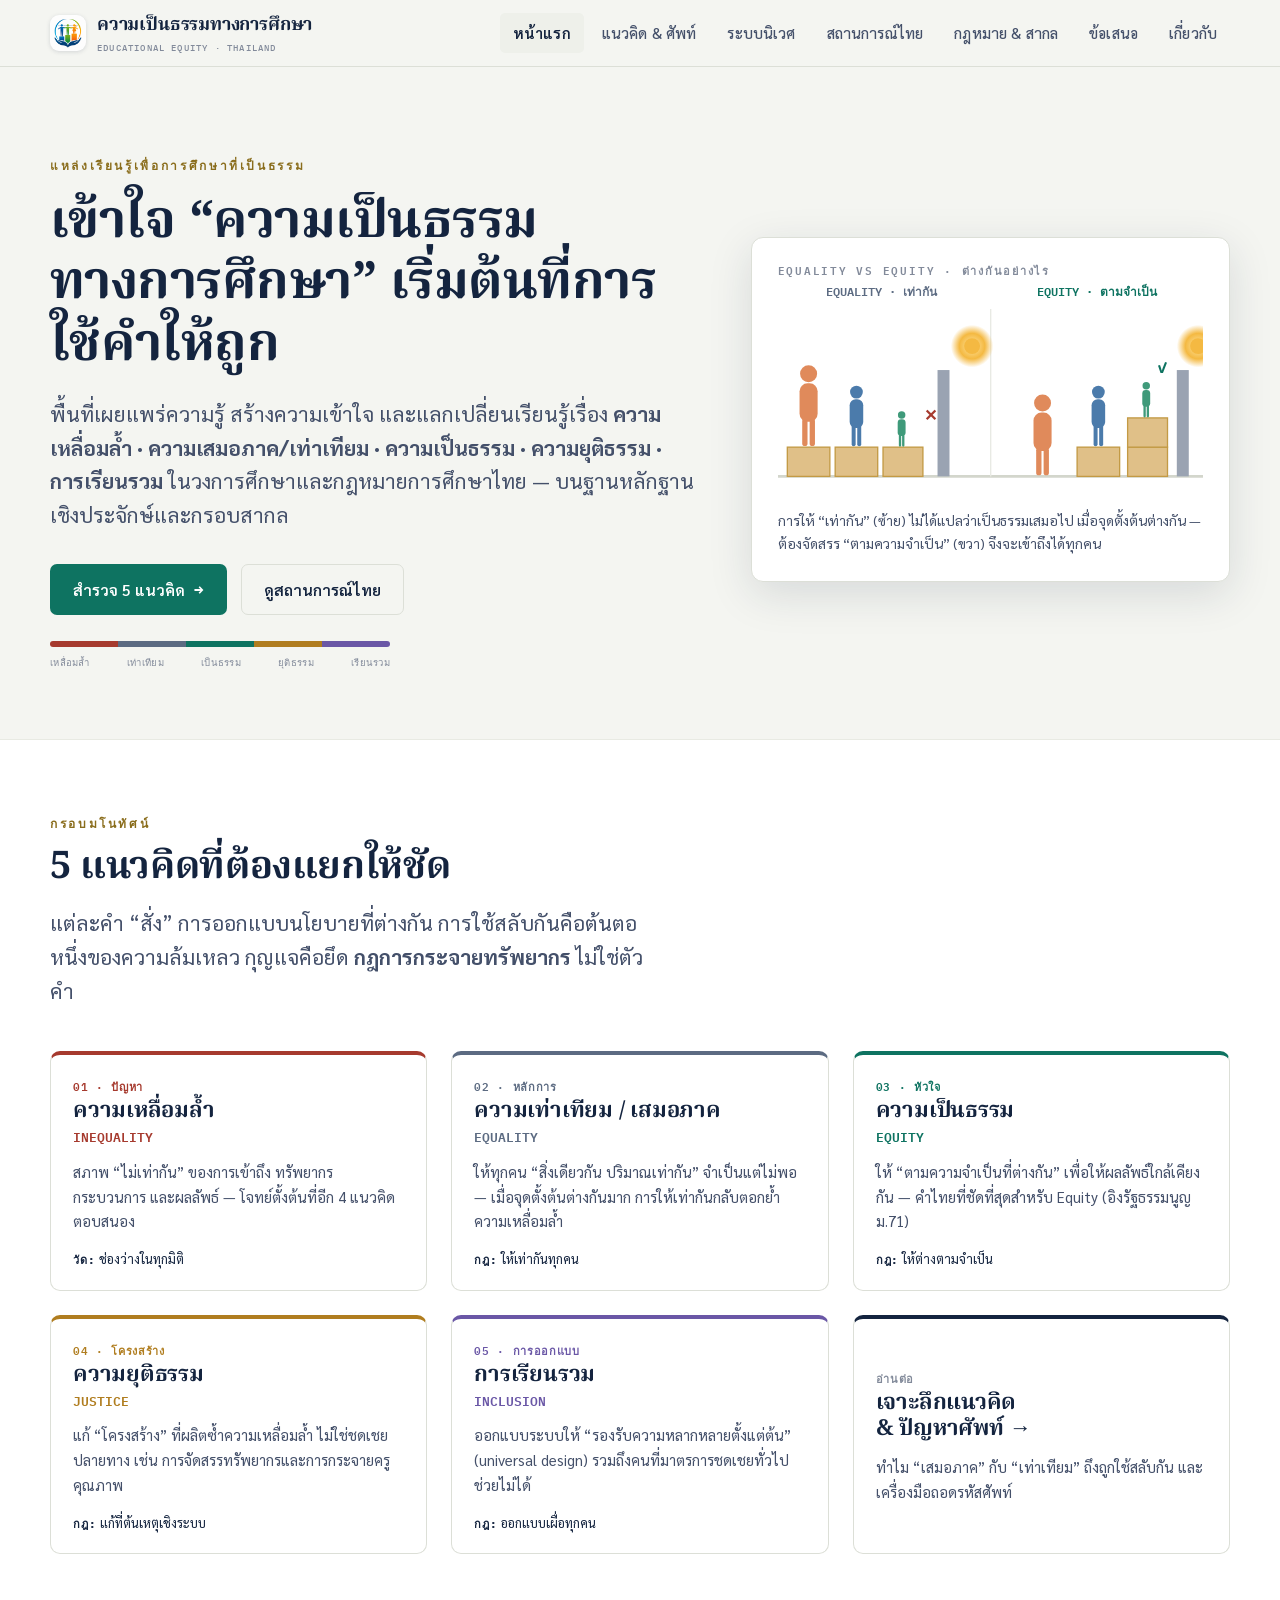
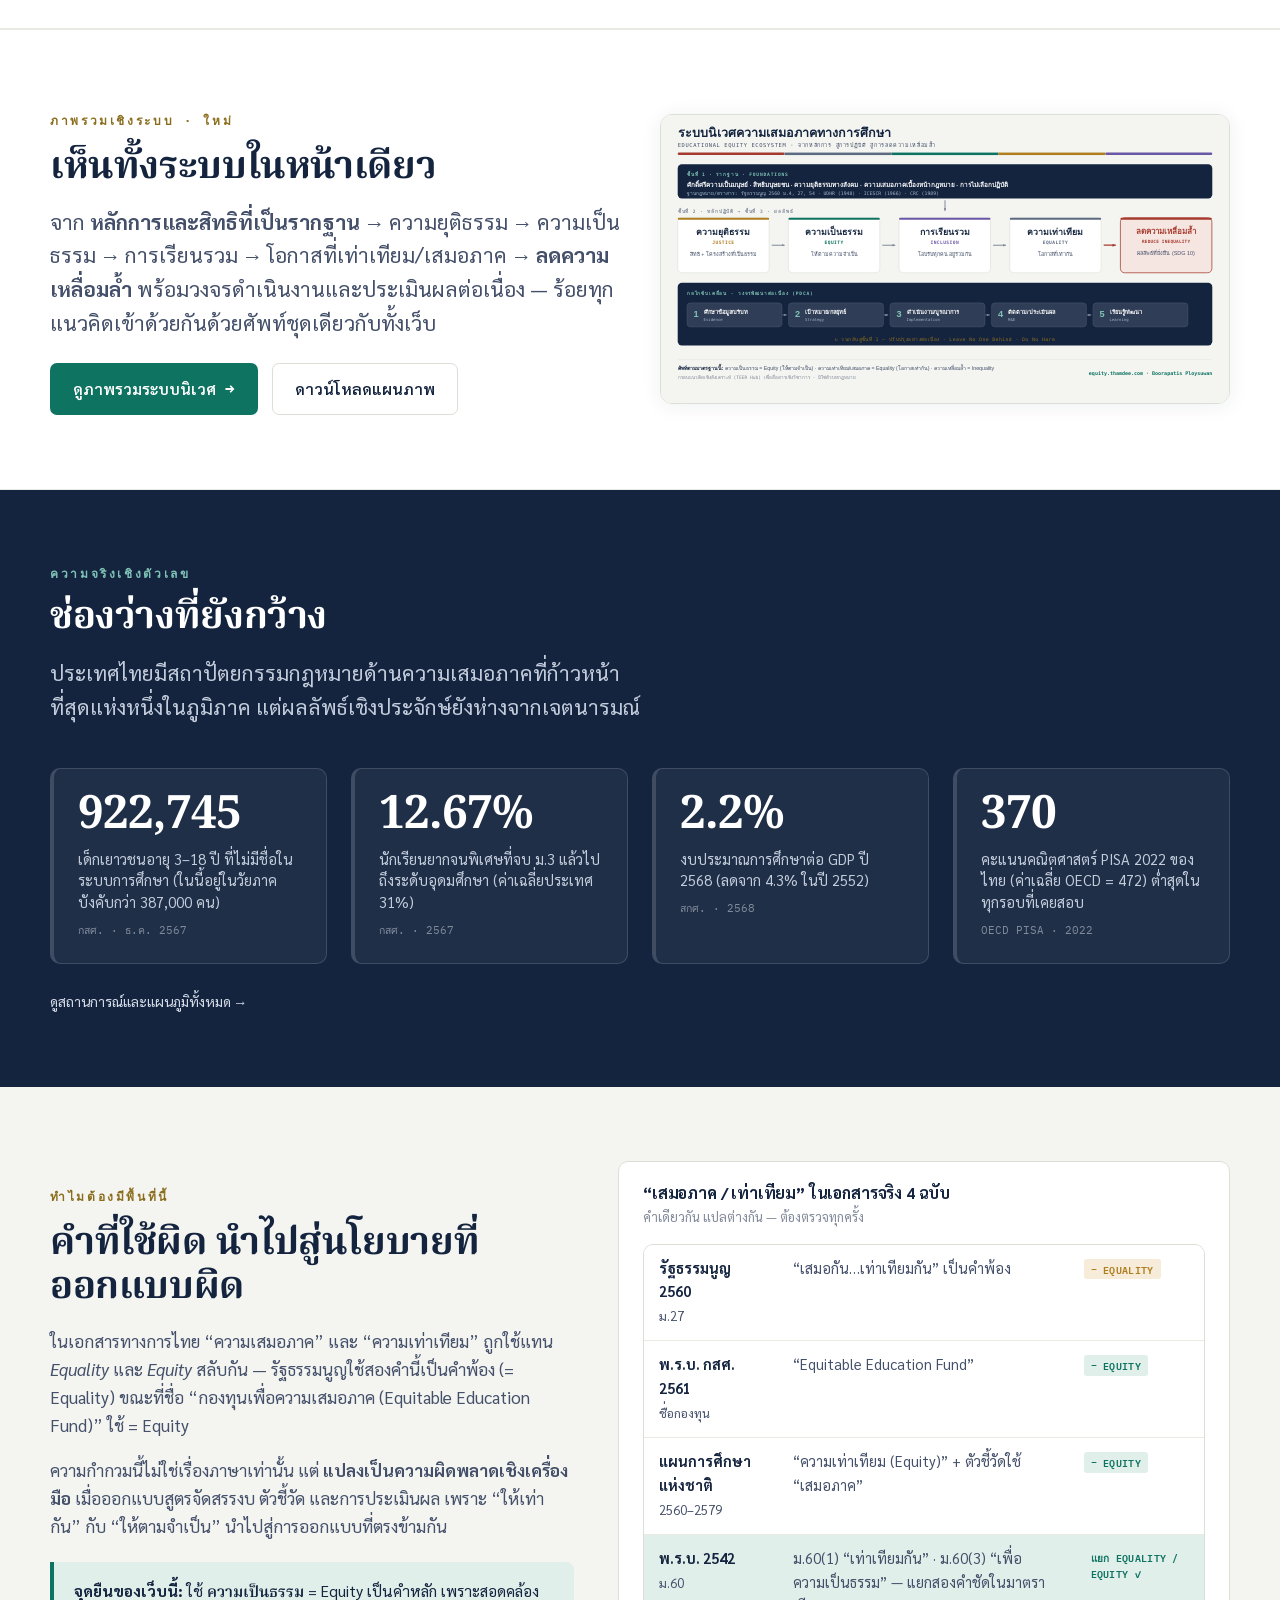
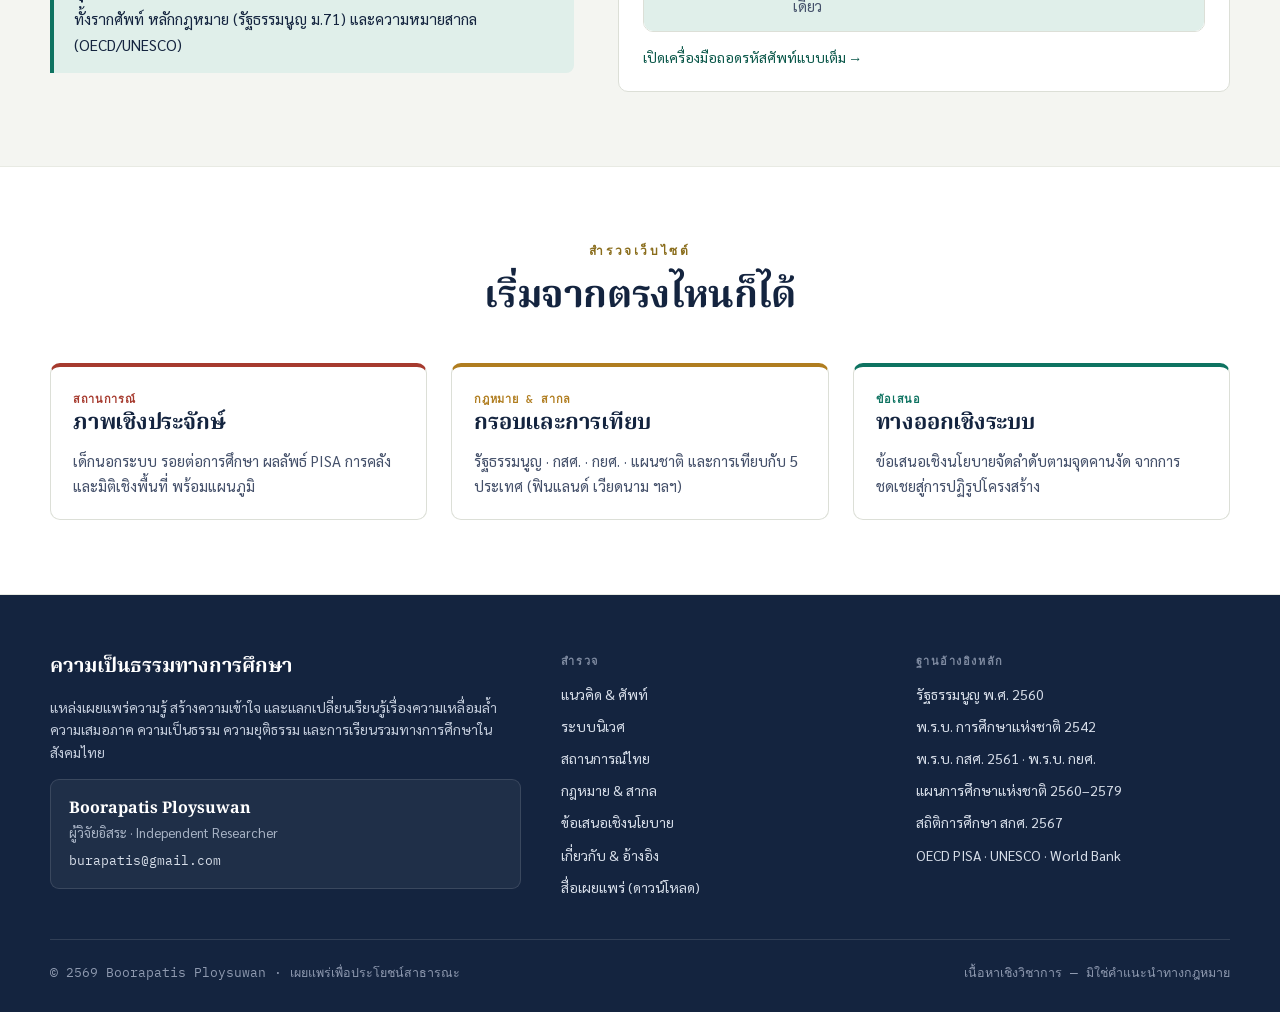
<file: index.html>
<!DOCTYPE html>
<html lang="th">
<head>
<meta charset="UTF-8">
<meta name="viewport" content="width=device-width, initial-scale=1.0">
<meta name="google-site-verification" content="xmDG5ZcnIYnIbcfn_832IluVz1fd7MU4PxcDpuWtohs" />
<link rel="icon" type="image/png" href="assets/img/favicon.png">
<link rel="canonical" href="https://equity.thamdee.com/">
<meta property="og:type" content="website">
<meta property="og:site_name" content="ความเป็นธรรมทางการศึกษา">
<meta property="og:locale" content="th_TH">
<meta property="og:title" content="ความเป็นธรรมทางการศึกษา — เข้าใจเริ่มที่การใช้คำให้ถูก">
<meta property="og:description" content="แหล่งเผยแพร่ความรู้และแลกเปลี่ยนเรียนรู้เรื่องความเหลื่อมล้ำ ความเสมอภาค ความเป็นธรรม ความยุติธรรม และการเรียนรวมทางการศึกษาในสังคมไทย">
<meta property="og:url" content="https://equity.thamdee.com/">
<meta property="og:image" content="https://equity.thamdee.com/assets/img/og-cover.png">
<meta property="og:image:width" content="1200">
<meta property="og:image:height" content="630">
<meta name="twitter:card" content="summary_large_image">
<meta name="twitter:title" content="ความเป็นธรรมทางการศึกษา — เข้าใจเริ่มที่การใช้คำให้ถูก">
<meta name="twitter:description" content="แหล่งเผยแพร่ความรู้และแลกเปลี่ยนเรียนรู้เรื่องความเหลื่อมล้ำ ความเสมอภาค ความเป็นธรรม ความยุติธรรม และการเรียนรวมทางการศึกษาในสังคมไทย">
<meta name="twitter:image" content="https://equity.thamdee.com/assets/img/og-cover.png">
<link rel="icon" type="image/png" href="assets/img/logo.png">
<title>ความเป็นธรรมทางการศึกษา · Educational Equity Thailand</title>
<meta name="description" content="แหล่งเผยแพร่ความรู้และแลกเปลี่ยนเรียนรู้เรื่องความเหลื่อมล้ำ ความเสมอภาค ความเป็นธรรม ความยุติธรรม และการเรียนรวมทางการศึกษาในสังคมไทย">
<link rel="preconnect" href="https://fonts.googleapis.com">
<link rel="preconnect" href="https://fonts.gstatic.com" crossorigin>
<link href="https://fonts.googleapis.com/css2?family=Noto+Serif+Thai:wght@500;600;700&family=Sarabun:wght@400;500;600;700&family=IBM+Plex+Mono:wght@500;600&display=swap" rel="stylesheet">
<link rel="stylesheet" href="assets/css/styles.css">
<script>document.documentElement.classList.add('js');</script>
</head>
<body>

<!-- HEADER -->
<header class="site-header">
  <div class="wrap nav">
    <a href="index.html" class="brand">
      <img class="brand-logo" src="assets/img/logo.png" alt="โลโก้ ความเป็นธรรมทางการศึกษา">
      <span>ความเป็นธรรมทางการศึกษา<small>Educational Equity · Thailand</small></span>
    </a>
    <button class="nav-toggle" aria-label="เมนู" aria-expanded="false"><span></span><span></span><span></span></button>
    <ul class="nav-links">
      <li><a href="index.html" class="active">หน้าแรก</a></li>
      <li><a href="concepts.html">แนวคิด &amp; ศัพท์</a></li><li><a href="ecosystem.html">ระบบนิเวศ</a></li>
      <li><a href="situation.html">สถานการณ์ไทย</a></li>
      <li><a href="frameworks.html">กฎหมาย &amp; สากล</a></li>
      <li><a href="recommendations.html">ข้อเสนอ</a></li>
      <li><a href="about.html">เกี่ยวกับ</a></li>
    </ul>
  </div>
</header>

<!-- HERO -->
<section class="hero">
  <div class="wrap hero-grid">
    <div class="reveal">
      <span class="eyebrow">แหล่งเรียนรู้เพื่อการศึกษาที่เป็นธรรม</span>
      <h1>เข้าใจ “ความเป็นธรรมทางการศึกษา” เริ่มต้นที่การใช้คำให้ถูก</h1>
      <p class="lead">พื้นที่เผยแพร่ความรู้ สร้างความเข้าใจ และแลกเปลี่ยนเรียนรู้เรื่อง <b>ความเหลื่อมล้ำ · ความเสมอภาค/เท่าเทียม · ความเป็นธรรม · ความยุติธรรม · การเรียนรวม</b> ในวงการศึกษาและกฎหมายการศึกษาไทย — บนฐานหลักฐานเชิงประจักษ์และกรอบสากล</p>
      <div class="hero-cta">
        <a href="concepts.html" class="btn btn-primary">สำรวจ 5 แนวคิด <span class="arrow">→</span></a>
        <a href="situation.html" class="btn btn-ghost">ดูสถานการณ์ไทย</a>
      </div>
      <div class="hero-spectrum">
        <div class="spectrum"><i></i><i></i><i></i><i></i><i></i></div>
        <div class="labels"><span>เหลื่อมล้ำ</span><span>เท่าเทียม</span><span>เป็นธรรม</span><span>ยุติธรรม</span><span>เรียนรวม</span></div>
      </div>
    </div>

    <!-- hero visual: equity figures -->
    <div class="hero-card reveal">
      <h4>Equality vs Equity · ต่างกันอย่างไร</h4>
      <svg viewBox="0 0 320 170" role="img" aria-label="ภาพเปรียบเทียบการให้เท่ากันกับการให้ตามความจำเป็น">
        <defs>
          <radialGradient id="sun" cx="50%" cy="50%" r="50%">
            <stop offset="0%" stop-color="#ffe6a3"/><stop offset="60%" stop-color="#f4b942"/><stop offset="100%" stop-color="#f4b942" stop-opacity="0"/>
          </radialGradient>
          <symbol id="k" viewBox="0 0 60 160"><circle cx="30" cy="22" r="16"/><rect x="13" y="40" width="34" height="72" rx="15"/><rect x="18" y="106" width="10" height="52" rx="5"/><rect x="32" y="106" width="10" height="52" rx="5"/></symbol>
        </defs>
        <!-- ground -->
        <line x1="0" y1="150" x2="320" y2="150" stroke="#d3d6cc" stroke-width="2"/>
        <!-- left scene: equality (label) -->
        <text x="78" y="14" text-anchor="middle" font-family="IBM Plex Mono" font-size="9" fill="#5c6b82" font-weight="600">EQUALITY · เท่ากัน</text>
        <text x="240" y="14" text-anchor="middle" font-family="IBM Plex Mono" font-size="9" fill="#0e7361" font-weight="600">EQUITY · ตามจำเป็น</text>
        <line x1="160" y1="24" x2="160" y2="150" stroke="#e8eae3" stroke-width="1"/>
        <!-- walls -->
        <rect x="120" y="70" width="9" height="80" fill="#9aa3b2"/>
        <rect x="300" y="70" width="9" height="80" fill="#9aa3b2"/>
        <circle cx="146" cy="52" r="16" fill="url(#sun)"/><circle cx="146" cy="52" r="6" fill="#f4b942"/>
        <circle cx="316" cy="52" r="16" fill="url(#sun)"/><circle cx="316" cy="52" r="6" fill="#f4b942"/>
        <!-- EQUALITY: 1 identical box each; people stand ON boxes; short still can't see -->
        <g fill="#e0c088" stroke="#c39a45"><rect x="7" y="128" width="32" height="22"/><rect x="43" y="128" width="32" height="22"/><rect x="79" y="128" width="30" height="22"/></g>
        <use href="#k" x="6" y="64" width="34" height="64" fill="#e08a5b"/>
        <use href="#k" x="42" y="80" width="34" height="48" fill="#4b7bab"/>
        <use href="#k" x="78" y="100" width="30" height="28" fill="#3f9a7a"/>
        <text x="110" y="108" font-family="IBM Plex Mono" font-size="12" fill="#a63a2e" font-weight="700">✕</text>
        <!-- EQUITY: boxes by need (0/1/2); people stand ON boxes; all can see -->
        <g fill="#e0c088" stroke="#c39a45"><rect x="225" y="128" width="32" height="22"/><rect x="263" y="128" width="30" height="22"/><rect x="263" y="106" width="30" height="22"/></g>
        <use href="#k" x="182" y="86" width="34" height="64" fill="#e08a5b"/>
        <use href="#k" x="224" y="80" width="34" height="48" fill="#4b7bab"/>
        <use href="#k" x="262" y="78" width="30" height="28" fill="#3f9a7a"/>
        <text x="286" y="72" font-family="IBM Plex Mono" font-size="11" fill="#0e7361" font-weight="700">✓</text>
      </svg>
      <p class="small muted" style="margin-top:6px">การให้ “เท่ากัน” (ซ้าย) ไม่ได้แปลว่าเป็นธรรมเสมอไป เมื่อจุดตั้งต้นต่างกัน — ต้องจัดสรร “ตามความจำเป็น” (ขวา) จึงจะเข้าถึงได้ทุกคน</p>
    </div>
  </div>
</section>

<!-- 5 CONCEPTS -->
<section class="section alt">
  <div class="wrap">
    <div class="head-block reveal">
      <span class="eyebrow">กรอบมโนทัศน์</span>
      <h2>5 แนวคิดที่ต้องแยกให้ชัด</h2>
      <p class="lead">แต่ละคำ “สั่ง” การออกแบบนโยบายที่ต่างกัน การใช้สลับกันคือต้นตอหนึ่งของความล้มเหลว กุญแจคือยึด <b>กฎการกระจายทรัพยากร</b> ไม่ใช่ตัวคำ</p>
    </div>
    <div class="grid g-3 mt-l">
      <div class="concept-card c-ineq reveal"><span class="tag">01 · ปัญหา</span><h3>ความเหลื่อมล้ำ</h3><div class="en">INEQUALITY</div><p>สภาพ “ไม่เท่ากัน” ของการเข้าถึง ทรัพยากร กระบวนการ และผลลัพธ์ — โจทย์ตั้งต้นที่อีก 4 แนวคิดตอบสนอง</p><div class="rule"><b>วัด:</b> ช่องว่างในทุกมิติ</div></div>
      <div class="concept-card c-eqal reveal"><span class="tag">02 · หลักการ</span><h3>ความเท่าเทียม / เสมอภาค</h3><div class="en">EQUALITY</div><p>ให้ทุกคน “สิ่งเดียวกัน ปริมาณเท่ากัน” จำเป็นแต่ไม่พอ — เมื่อจุดตั้งต้นต่างกันมาก การให้เท่ากันกลับตอกย้ำความเหลื่อมล้ำ</p><div class="rule"><b>กฎ:</b> ให้เท่ากันทุกคน</div></div>
      <div class="concept-card c-eqty reveal"><span class="tag">03 · หัวใจ</span><h3>ความเป็นธรรม</h3><div class="en">EQUITY</div><p>ให้ “ตามความจำเป็นที่ต่างกัน” เพื่อให้ผลลัพธ์ใกล้เคียงกัน — คำไทยที่ชัดที่สุดสำหรับ Equity (อิงรัฐธรรมนูญ ม.71)</p><div class="rule"><b>กฎ:</b> ให้ต่างตามจำเป็น</div></div>
      <div class="concept-card c-just reveal"><span class="tag">04 · โครงสร้าง</span><h3>ความยุติธรรม</h3><div class="en">JUSTICE</div><p>แก้ “โครงสร้าง” ที่ผลิตซ้ำความเหลื่อมล้ำ ไม่ใช่ชดเชยปลายทาง เช่น การจัดสรรทรัพยากรและการกระจายครูคุณภาพ</p><div class="rule"><b>กฎ:</b> แก้ที่ต้นเหตุเชิงระบบ</div></div>
      <div class="concept-card c-incl reveal"><span class="tag">05 · การออกแบบ</span><h3>การเรียนรวม</h3><div class="en">INCLUSION</div><p>ออกแบบระบบให้ “รองรับความหลากหลายตั้งแต่ต้น” (universal design) รวมถึงคนที่มาตรการชดเชยทั่วไปช่วยไม่ได้</p><div class="rule"><b>กฎ:</b> ออกแบบเผื่อทุกคน</div></div>
      <a href="concepts.html" class="concept-card reveal" style="justify-content:center;align-items:flex-start;text-decoration:none;border-top-color:var(--ink)">
        <span class="tag" style="color:var(--ink-faint)">อ่านต่อ</span>
        <h3 style="color:var(--ink)">เจาะลึกแนวคิด<br>&amp; ปัญหาศัพท์ →</h3>
        <p>ทำไม “เสมอภาค” กับ “เท่าเทียม” ถึงถูกใช้สลับกัน และเครื่องมือถอดรหัสศัพท์</p>
      </a>
    </div>
  </div>
</section>

<!-- ECOSYSTEM FEATURE -->
<section class="section alt">
  <div class="wrap grid g-2" style="gap:40px;align-items:center">
    <div class="reveal">
      <span class="eyebrow">ภาพรวมเชิงระบบ · ใหม่</span>
      <h2 class="mt-s">เห็นทั้งระบบในหน้าเดียว</h2>
      <p class="lead mt-s">จาก <b>หลักการและสิทธิที่เป็นรากฐาน</b> → ความยุติธรรม → ความเป็นธรรม → การเรียนรวม → โอกาสที่เท่าเทียม/เสมอภาค → <b>ลดความเหลื่อมล้ำ</b> พร้อมวงจรดำเนินงานและประเมินผลต่อเนื่อง — ร้อยทุกแนวคิดเข้าด้วยกันด้วยศัพท์ชุดเดียวกับทั้งเว็บ</p>
      <div class="hero-cta" style="margin-top:24px">
        <a href="ecosystem.html" class="btn btn-primary">ดูภาพรวมระบบนิเวศ <span class="arrow">→</span></a>
        <a href="ecosystem.html#downloads" class="btn btn-ghost">ดาวน์โหลดแผนภาพ</a>
      </div>
    </div>
    <a href="ecosystem.html" class="reveal" style="display:block;border:1px solid var(--line);border-radius:12px;overflow:hidden;box-shadow:var(--shadow)">
      <img src="assets/media/ecosystem-flow.svg" alt="แผนภาพระบบนิเวศความเสมอภาคทางการศึกษา" loading="lazy" style="width:100%;display:block;background:#f4f5f1">
    </a>
  </div>
</section>

<!-- KEY STATS -->
<section class="section ink">
  <div class="wrap">
    <div class="head-block reveal">
      <span class="eyebrow">ความจริงเชิงตัวเลข</span>
      <h2>ช่องว่างที่ยังกว้าง</h2>
      <p class="lead" style="color:#c3ccdb">ประเทศไทยมีสถาปัตยกรรมกฎหมายด้านความเสมอภาคที่ก้าวหน้าที่สุดแห่งหนึ่งในภูมิภาค แต่ผลลัพธ์เชิงประจักษ์ยังห่างจากเจตนารมณ์</p>
    </div>
    <div class="grid g-4 mt-l">
      <div class="stat accent-ineq reveal"><div class="num"><span data-count="982304" data-dec="0">0</span></div><div class="lbl">เด็กเยาวชนอายุ 3–18 ปี ที่ไม่มีชื่อในระบบการศึกษา (ในนี้อยู่ในวัยภาคบังคับกว่า 387,000 คน)</div><div class="src">กสศ. · ธ.ค. 2567</div></div>
      <div class="stat accent-just reveal"><div class="num"><span data-count="13.49" data-dec="2" data-suffix="%">0</span></div><div class="lbl">นักเรียนยากจนพิเศษที่จบ ม.3 แล้วไปถึงระดับอุดมศึกษา (ค่าเฉลี่ยประเทศ 31%)</div><div class="src">กสศ. · 2567</div></div>
      <div class="stat accent-eqty reveal"><div class="num"><span data-count="2.3" data-dec="1" data-suffix="%">0</span></div><div class="lbl">งบประมาณการศึกษาต่อ GDP ปี 2568 (ลดจาก 4.3% ในปี 2552)</div><div class="src">สกศ. · 2568</div></div>
      <div class="stat accent-incl reveal"><div class="num"><span data-count="394" data-dec="0">0</span></div><div class="lbl">คะแนนคณิตศาสตร์ PISA 2022 ของไทย (ค่าเฉลี่ย OECD = 472) ต่ำสุดในทุกรอบที่เคยสอบ</div><div class="src">OECD PISA · 2022</div></div>
    </div>
    <p class="small mt-m reveal" style="color:#8f9ab0"><a href="situation.html" style="color:#d7dee9">ดูสถานการณ์และแผนภูมิทั้งหมด →</a></p>
  </div>
</section>

<!-- WHY -->
<section class="section">
  <div class="wrap grid g-2" style="align-items:center;gap:44px">
    <div class="reveal prose">
      <span class="eyebrow">ทำไมต้องมีพื้นที่นี้</span>
      <h2 class="mt-s">คำที่ใช้ผิด นำไปสู่นโยบายที่ออกแบบผิด</h2>
      <p>ในเอกสารทางการไทย “ความเสมอภาค” และ “ความเท่าเทียม” ถูกใช้แทน <i>Equality</i> และ <i>Equity</i> สลับกัน — รัฐธรรมนูญใช้สองคำนี้เป็นคำพ้อง (= Equality) ขณะที่ชื่อ “กองทุนเพื่อความเสมอภาค (Equitable Education Fund)” ใช้ = Equity</p>
      <p>ความกำกวมนี้ไม่ใช่เรื่องภาษาเท่านั้น แต่ <b>แปลงเป็นความผิดพลาดเชิงเครื่องมือ</b> เมื่อออกแบบสูตรจัดสรรงบ ตัวชี้วัด และการประเมินผล เพราะ “ให้เท่ากัน” กับ “ให้ตามจำเป็น” นำไปสู่การออกแบบที่ตรงข้ามกัน</p>
      <div class="callout eqty"><b>จุดยืนของเว็บนี้:</b> ใช้ <span class="kw">ความเป็นธรรม</span> = Equity เป็นคำหลัก เพราะสอดคล้องทั้งรากศัพท์ หลักกฎหมาย (รัฐธรรมนูญ ม.71) และความหมายสากล (OECD/UNESCO)</div>
    </div>
    <div class="reveal">
      <div class="chart">
        <h4>“เสมอภาค / เท่าเทียม” ในเอกสารจริง 4 ฉบับ</h4>
        <div class="cap">คำเดียวกัน แปลต่างกัน — ต้องตรวจทุกครั้ง</div>
        <div class="table-wrap" style="margin-top:16px">
          <table class="data">
            <tbody>
              <tr><td><b>รัฐธรรมนูญ 2560</b><br><span class="xsmall muted">ม.27</span></td><td>“เสมอกัน…เท่าเทียมกัน” เป็นคำพ้อง</td><td><span class="chip w">= EQUALITY</span></td></tr>
              <tr><td><b>พ.ร.บ. กสศ. 2561</b><br><span class="xsmall muted">ชื่อกองทุน</span></td><td>“Equitable Education Fund”</td><td><span class="chip s">= EQUITY</span></td></tr>
              <tr><td><b>แผนการศึกษาแห่งชาติ</b><br><span class="xsmall muted">2560–2579</span></td><td>“ความเท่าเทียม (Equity)” + ตัวชี้วัดใช้ “เสมอภาค”</td><td><span class="chip s">= EQUITY</span></td></tr>
              <tr style="background:var(--c-eqty-bg)"><td><b>พ.ร.บ. 2542</b><br><span class="xsmall muted">ม.60</span></td><td>ม.60(1) “เท่าเทียมกัน” · ม.60(3) “เพื่อความเป็นธรรม” — แยกสองคำชัดในมาตราเดียว</td><td><span class="chip s">แยก EQUALITY / EQUITY ✓</span></td></tr>
            </tbody>
          </table>
        </div>
        <p class="small muted" style="margin-top:14px"><a href="concepts.html#decoder">เปิดเครื่องมือถอดรหัสศัพท์แบบเต็ม →</a></p>
      </div>
    </div>
  </div>
</section>

<!-- EXPLORE CTA -->
<section class="section alt">
  <div class="wrap">
    <div class="head-block reveal center maxw"><span class="eyebrow">สำรวจเว็บไซต์</span><h2 class="mt-s">เริ่มจากตรงไหนก็ได้</h2></div>
    <div class="grid g-3 mt-l">
      <a href="situation.html" class="concept-card reveal" style="border-top-color:var(--c-ineq)"><span class="tag" style="color:var(--c-ineq)">สถานการณ์</span><h3>ภาพเชิงประจักษ์</h3><p>เด็กนอกระบบ รอยต่อการศึกษา ผลลัพธ์ PISA การคลัง และมิติเชิงพื้นที่ พร้อมแผนภูมิ</p></a>
      <a href="frameworks.html" class="concept-card reveal" style="border-top-color:var(--c-just)"><span class="tag" style="color:var(--c-just)">กฎหมาย &amp; สากล</span><h3>กรอบและการเทียบ</h3><p>รัฐธรรมนูญ · กสศ. · กยศ. · แผนชาติ และการเทียบกับ 5 ประเทศ (ฟินแลนด์ เวียดนาม ฯลฯ)</p></a>
      <a href="recommendations.html" class="concept-card reveal" style="border-top-color:var(--c-eqty)"><span class="tag" style="color:var(--c-eqty)">ข้อเสนอ</span><h3>ทางออกเชิงระบบ</h3><p>ข้อเสนอเชิงนโยบายจัดลำดับตามจุดคานงัด จากการชดเชยสู่การปฏิรูปโครงสร้าง</p></a>
    </div>
  </div>
</section>

<!-- FOOTER -->
<footer class="site-footer">
  <div class="wrap">
    <div class="footer-grid">
      <div>
        <div class="brand-f">ความเป็นธรรมทางการศึกษา</div>
        <p>แหล่งเผยแพร่ความรู้ สร้างความเข้าใจ และแลกเปลี่ยนเรียนรู้เรื่องความเหลื่อมล้ำ ความเสมอภาค ความเป็นธรรม ความยุติธรรม และการเรียนรวมทางการศึกษาในสังคมไทย</p>
        <div class="foot-author">
          <div class="nm">Boorapatis Ploysuwan</div>
          <div class="rl">ผู้วิจัยอิสระ · Independent Researcher</div>
          <a href="mailto:burapatis@gmail.com">burapatis@gmail.com</a>
        </div>
      </div>
      <div>
        <h5>สำรวจ</h5>
        <ul>
          <li><a href="concepts.html">แนวคิด &amp; ศัพท์</a></li><li><a href="ecosystem.html">ระบบนิเวศ</a></li>
          <li><a href="situation.html">สถานการณ์ไทย</a></li>
          <li><a href="frameworks.html">กฎหมาย &amp; สากล</a></li>
          <li><a href="recommendations.html">ข้อเสนอเชิงนโยบาย</a></li>
          <li><a href="about.html">เกี่ยวกับ &amp; อ้างอิง</a></li><li><a href="concepts.html#downloads">สื่อเผยแพร่ (ดาวน์โหลด)</a></li>
        </ul>
      </div>
      <div>
        <h5>ฐานอ้างอิงหลัก</h5>
        <ul>
          <li><a href="https://www.ratchakitcha.soc.go.th/DATA/PDF/2560/A/040/1.PDF" target="_blank" rel="noopener">รัฐธรรมนูญ พ.ศ. 2560</a></li><li><a href="assets/docs/national-education-act-2542.pdf" target="_blank" rel="noopener">พ.ร.บ. การศึกษาแห่งชาติ 2542</a></li>
          <li><a href="assets/docs/eef-act-2561.pdf" target="_blank" rel="noopener">พ.ร.บ. กสศ. 2561</a> · <a href="assets/docs/student-loan-act.pdf" target="_blank" rel="noopener">พ.ร.บ. กยศ.</a></li>
          <li><a href="assets/docs/national-education-plan-2560-2579.pdf" target="_blank" rel="noopener">แผนการศึกษาแห่งชาติ 2560–2579</a></li>
          <li><a href="assets/docs/education-statistics-2567.pdf" target="_blank" rel="noopener">สถิติการศึกษา สกศ. 2567</a></li>
          <li><a href="https://www.oecd.org/en/publications/pisa-2022-results-volume-i_53f23881-en.html" target="_blank" rel="noopener">OECD PISA</a> · <a href="https://www.unesco.org/sdg4education2030/en/about-us" target="_blank" rel="noopener">UNESCO</a> · <a href="https://www.worldbank.org/en/topic/education/brief/what-is-learning-poverty" target="_blank" rel="noopener">World Bank</a></li>
        </ul>
      </div>
    </div>
    <div class="footer-bottom">
      <span>© <span id="year">2568</span> Boorapatis Ploysuwan · เผยแพร่เพื่อประโยชน์สาธารณะ</span>
      <span>เนื้อหาเชิงวิชาการ — มิใช่คำแนะนำทางกฎหมาย</span>
    </div>
  </div>
</footer>

<button class="backtop" aria-label="กลับขึ้นบน">↑</button>
<script src="assets/js/main.js"></script>
</body>
</html>
</file>
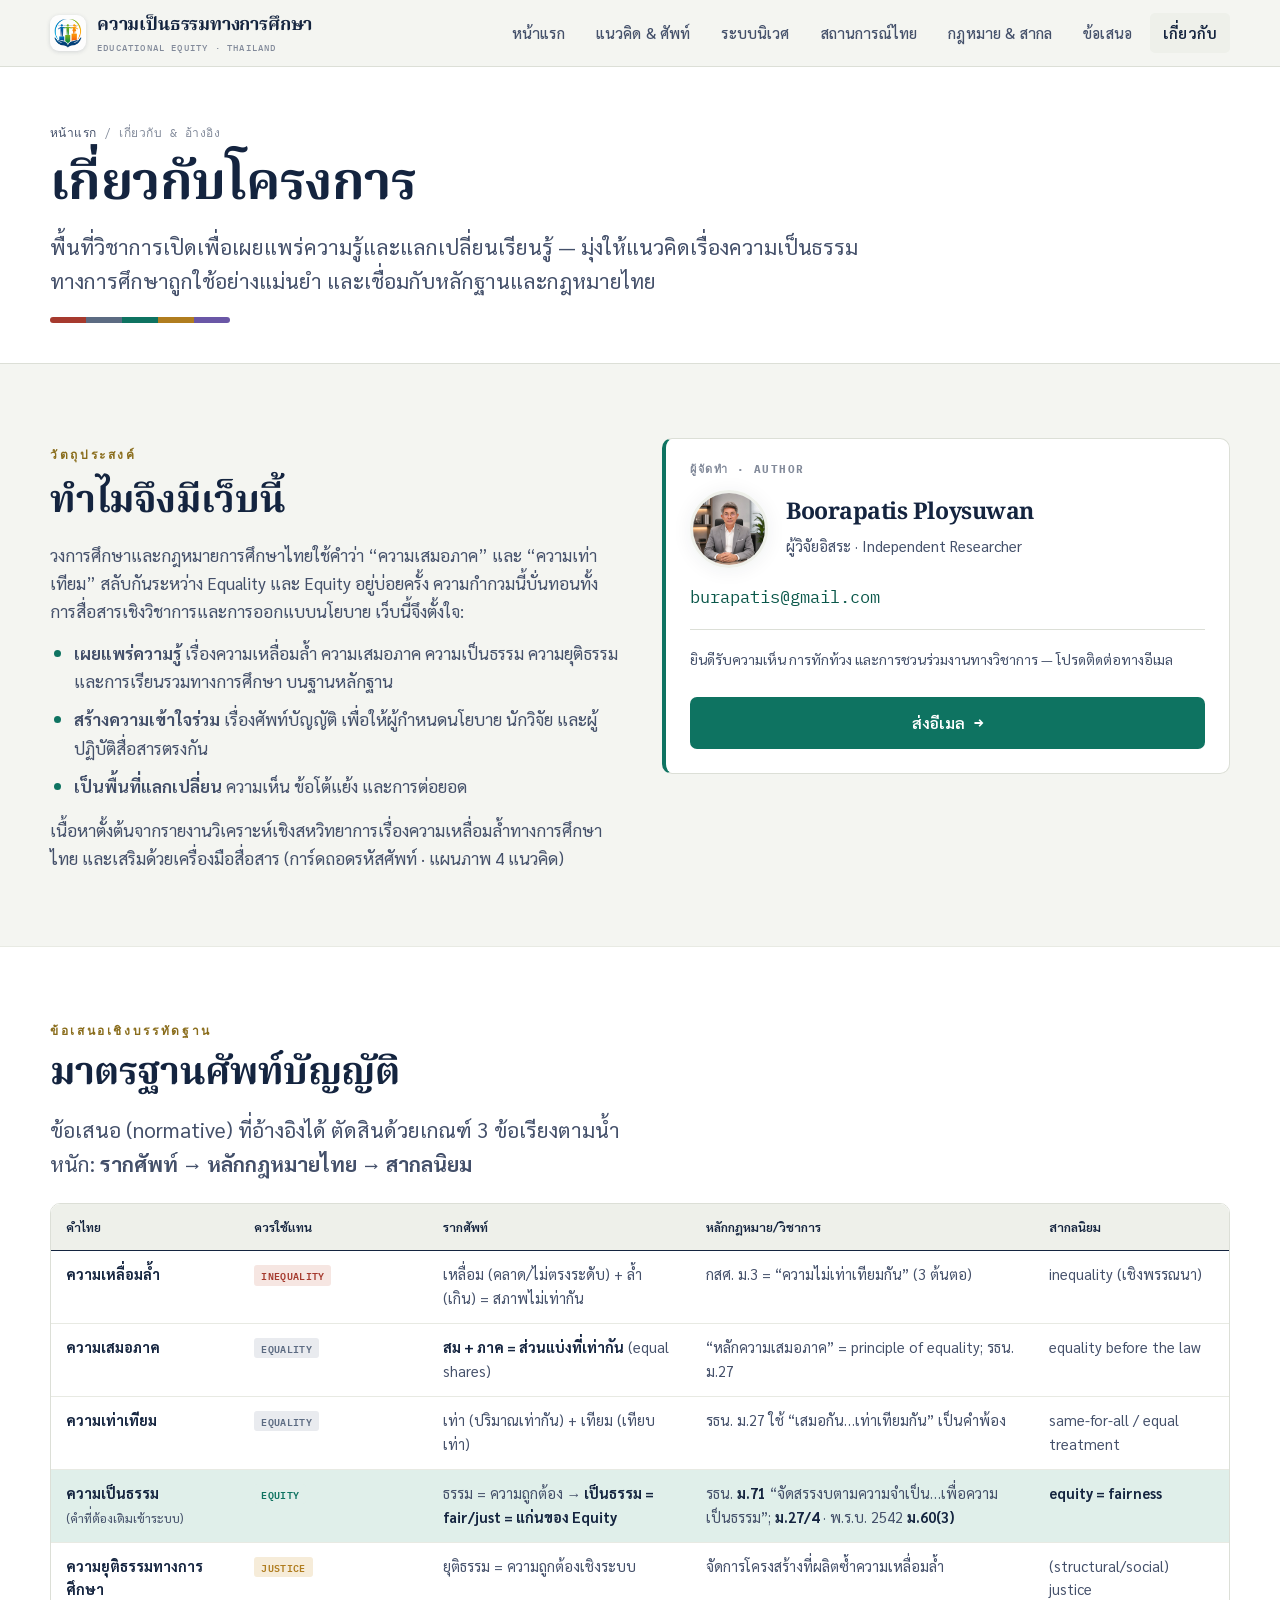
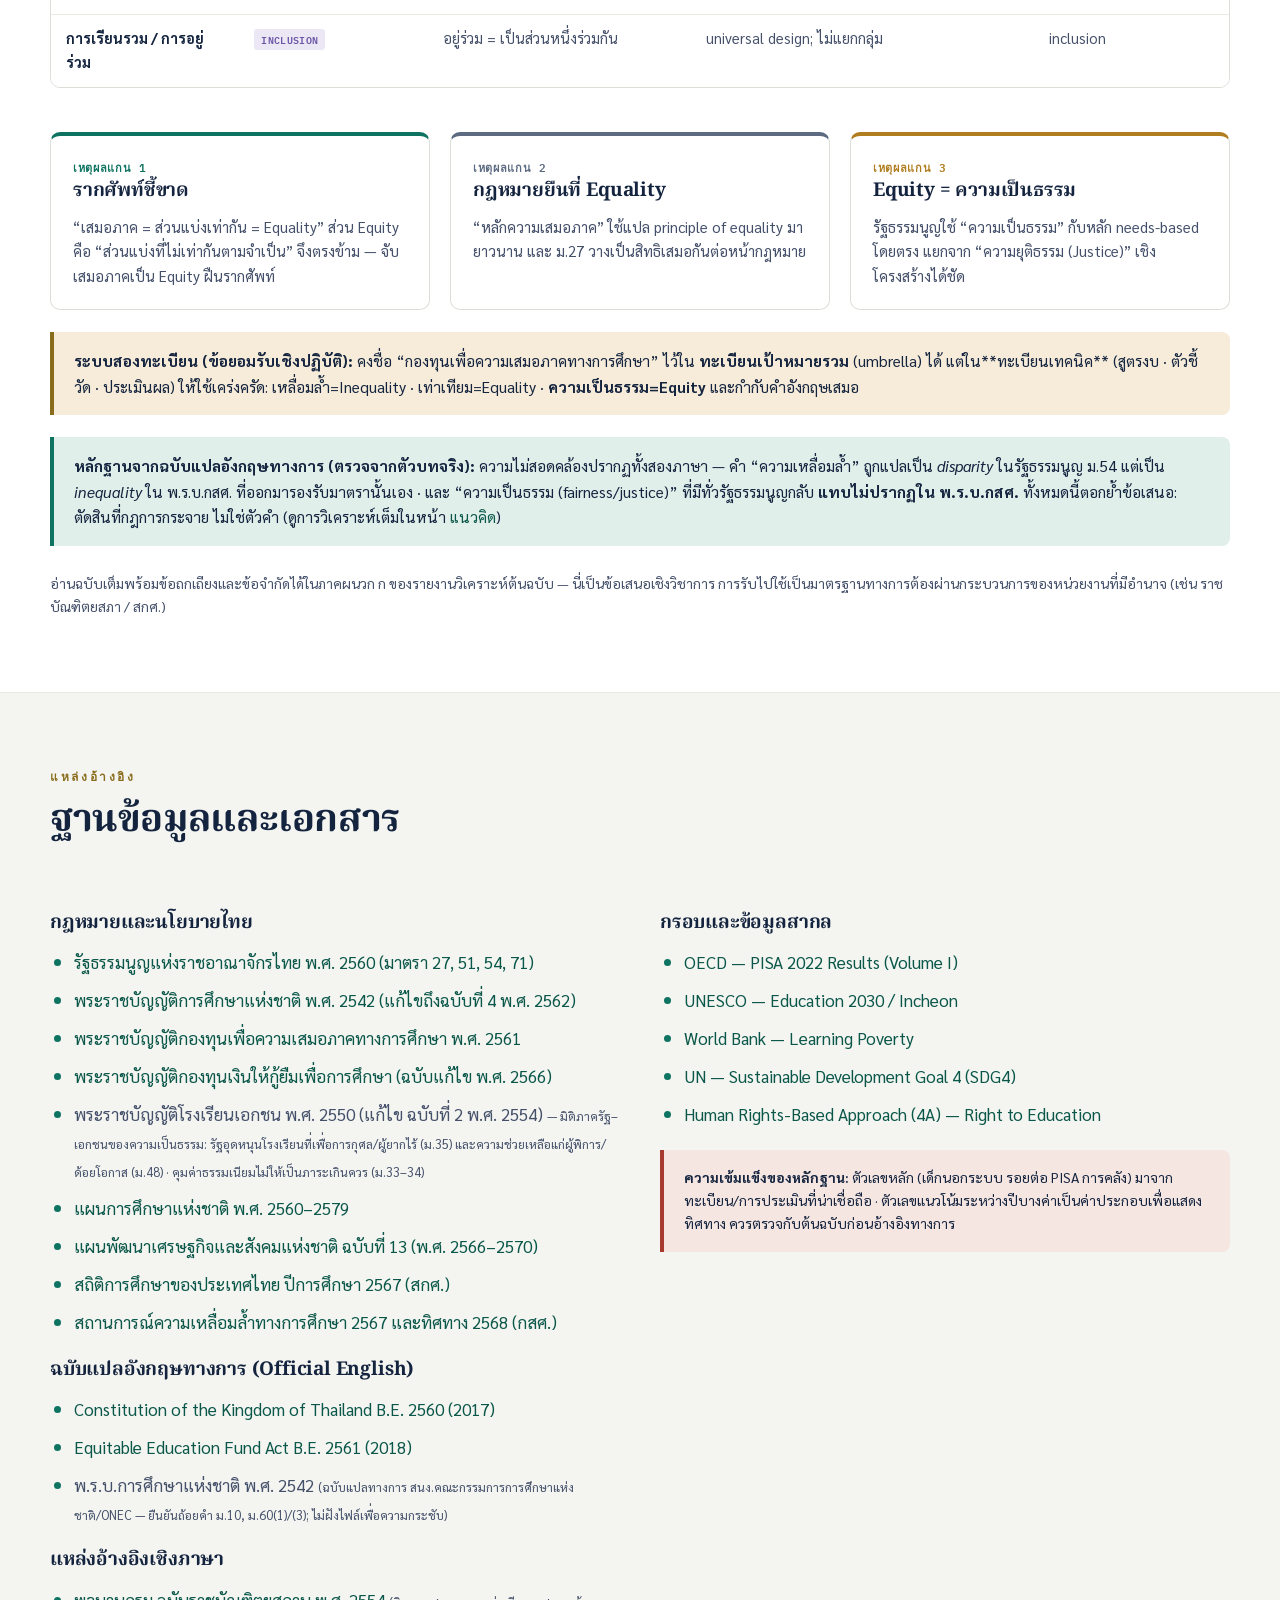
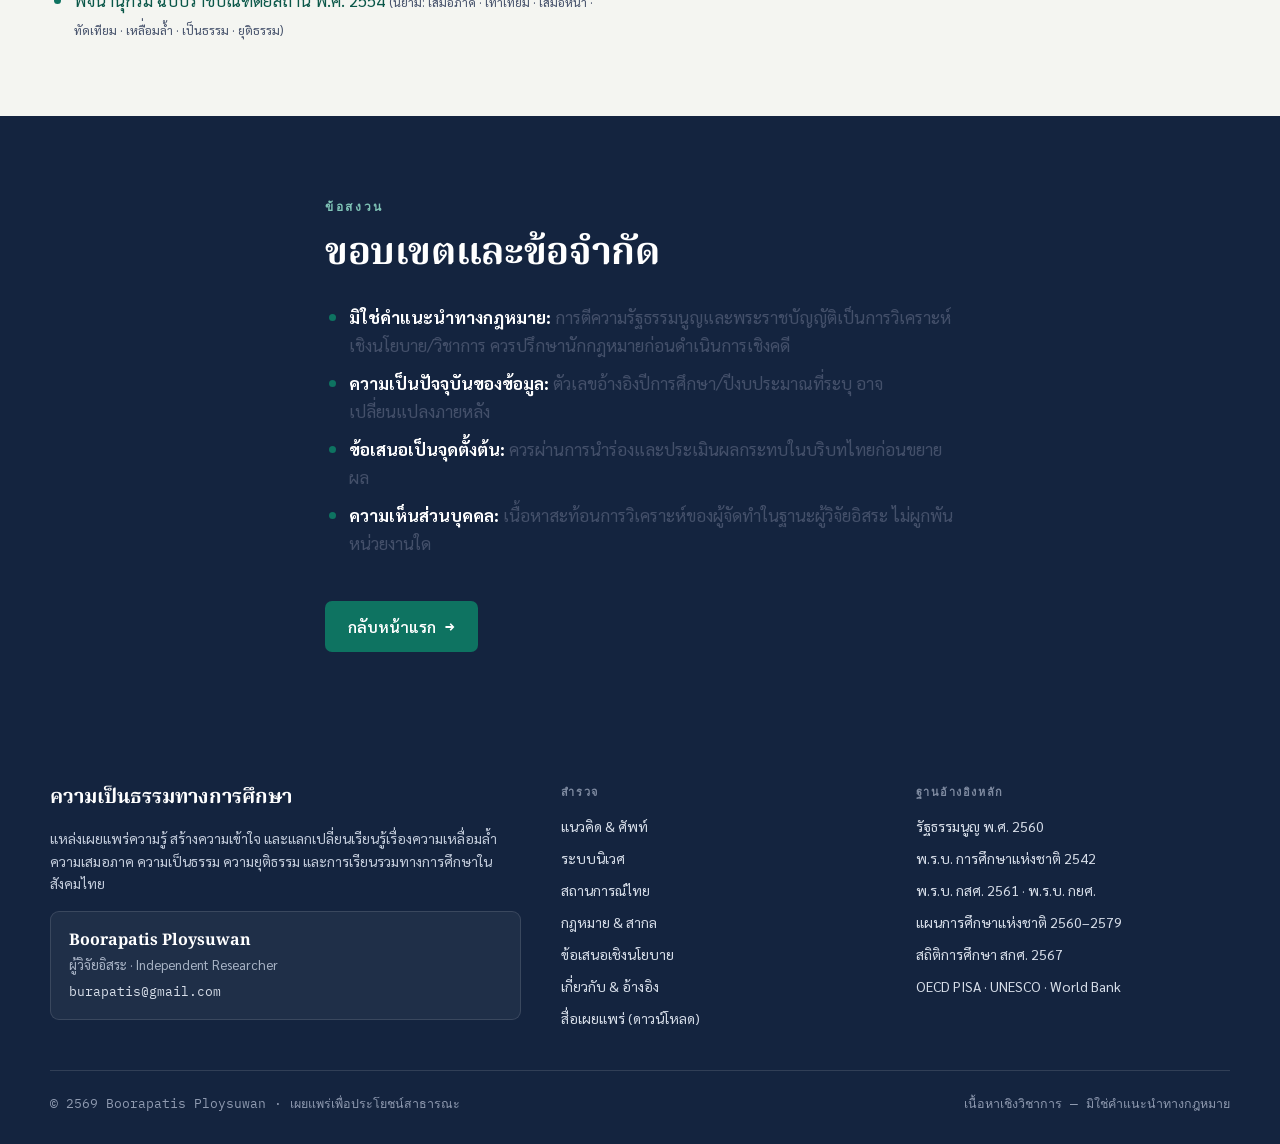
<file: about.html>
<!DOCTYPE html>
<html lang="th">
<head>
<meta charset="UTF-8">
<meta name="viewport" content="width=device-width, initial-scale=1.0">
<link rel="icon" type="image/png" href="assets/img/favicon.png">
<link rel="canonical" href="https://equity.thamdee.com/about.html">
<meta property="og:type" content="website">
<meta property="og:site_name" content="ความเป็นธรรมทางการศึกษา">
<meta property="og:locale" content="th_TH">
<meta property="og:title" content="เกี่ยวกับโครงการ &amp; แหล่งอ้างอิง">
<meta property="og:description" content="เกี่ยวกับโครงการ ผู้จัดทำ ข้อเสนอมาตรฐานศัพท์บัญญัติ แหล่งอ้างอิง และข้อสงวน">
<meta property="og:url" content="https://equity.thamdee.com/about.html">
<meta property="og:image" content="https://equity.thamdee.com/assets/img/og-cover.png">
<meta property="og:image:width" content="1200">
<meta property="og:image:height" content="630">
<meta name="twitter:card" content="summary_large_image">
<meta name="twitter:title" content="เกี่ยวกับโครงการ &amp; แหล่งอ้างอิง">
<meta name="twitter:description" content="เกี่ยวกับโครงการ ผู้จัดทำ ข้อเสนอมาตรฐานศัพท์บัญญัติ แหล่งอ้างอิง และข้อสงวน">
<meta name="twitter:image" content="https://equity.thamdee.com/assets/img/og-cover.png">
<link rel="icon" type="image/png" href="assets/img/logo.png">
<title>เกี่ยวกับ &amp; อ้างอิง · ความเป็นธรรมทางการศึกษา</title>
<meta name="description" content="เกี่ยวกับโครงการ ผู้จัดทำ ข้อเสนอมาตรฐานศัพท์บัญญัติ แหล่งอ้างอิง และข้อสงวน">
<link rel="preconnect" href="https://fonts.googleapis.com">
<link rel="preconnect" href="https://fonts.gstatic.com" crossorigin>
<link href="https://fonts.googleapis.com/css2?family=Noto+Serif+Thai:wght@500;600;700&family=Sarabun:wght@400;500;600;700&family=IBM+Plex+Mono:wght@500;600&display=swap" rel="stylesheet">
<link rel="stylesheet" href="assets/css/styles.css">
<script>document.documentElement.classList.add('js');</script>
</head>
<body>

<header class="site-header">
  <div class="wrap nav">
    <a href="index.html" class="brand"><img class="brand-logo" src="assets/img/logo.png" alt="โลโก้ ความเป็นธรรมทางการศึกษา"><span>ความเป็นธรรมทางการศึกษา<small>Educational Equity · Thailand</small></span></a>
    <button class="nav-toggle" aria-label="เมนู" aria-expanded="false"><span></span><span></span><span></span></button>
    <ul class="nav-links">
      <li><a href="index.html">หน้าแรก</a></li>
      <li><a href="concepts.html">แนวคิด &amp; ศัพท์</a></li><li><a href="ecosystem.html">ระบบนิเวศ</a></li>
      <li><a href="situation.html">สถานการณ์ไทย</a></li>
      <li><a href="frameworks.html">กฎหมาย &amp; สากล</a></li>
      <li><a href="recommendations.html">ข้อเสนอ</a></li>
      <li><a href="about.html" class="active">เกี่ยวกับ</a></li>
    </ul>
  </div>
</header>

<section class="page-hero">
  <div class="wrap">
    <div class="crumbs"><a href="index.html">หน้าแรก</a> / เกี่ยวกับ &amp; อ้างอิง</div>
    <h1 style="margin-top:12px">เกี่ยวกับโครงการ</h1>
    <p class="lead" style="margin-top:14px;max-width:72ch">พื้นที่วิชาการเปิดเพื่อเผยแพร่ความรู้และแลกเปลี่ยนเรียนรู้ — มุ่งให้แนวคิดเรื่องความเป็นธรรมทางการศึกษาถูกใช้อย่างแม่นยำ และเชื่อมกับหลักฐานและกฎหมายไทย</p>
    <div class="spectrum"><i></i><i></i><i></i><i></i><i></i></div>
  </div>
</section>

<!-- PURPOSE + AUTHOR -->
<section class="section">
  <div class="wrap grid g-2" style="gap:44px;align-items:start">
    <div class="prose reveal">
      <span class="eyebrow">วัตถุประสงค์</span>
      <h2 class="mt-s">ทำไมจึงมีเว็บนี้</h2>
      <p>วงการศึกษาและกฎหมายการศึกษาไทยใช้คำว่า “ความเสมอภาค” และ “ความเท่าเทียม” สลับกันระหว่าง Equality และ Equity อยู่บ่อยครั้ง ความกำกวมนี้บั่นทอนทั้งการสื่อสารเชิงวิชาการและการออกแบบนโยบาย เว็บนี้จึงตั้งใจ:</p>
      <ul>
        <li><b>เผยแพร่ความรู้</b> เรื่องความเหลื่อมล้ำ ความเสมอภาค ความเป็นธรรม ความยุติธรรม และการเรียนรวมทางการศึกษา บนฐานหลักฐาน</li>
        <li><b>สร้างความเข้าใจร่วม</b> เรื่องศัพท์บัญญัติ เพื่อให้ผู้กำหนดนโยบาย นักวิจัย และผู้ปฏิบัติสื่อสารตรงกัน</li>
        <li><b>เป็นพื้นที่แลกเปลี่ยน</b> ความเห็น ข้อโต้แย้ง และการต่อยอด</li>
      </ul>
      <p>เนื้อหาตั้งต้นจากรายงานวิเคราะห์เชิงสหวิทยาการเรื่องความเหลื่อมล้ำทางการศึกษาไทย และเสริมด้วยเครื่องมือสื่อสาร (การ์ดถอดรหัสศัพท์ · แผนภาพ 4 แนวคิด)</p>
    </div>
    <div class="reveal">
      <div class="stat" style="border-left:4px solid var(--c-eqty)">
        <h4 style="font-family:var(--mono);font-size:11px;letter-spacing:.14em;text-transform:uppercase;color:var(--ink-faint)">ผู้จัดทำ · Author</h4>
        <div class="author-row" style="margin-top:14px">
          <img class="author-photo" src="assets/img/author.jpg" alt="Boorapatis Ploysuwan" width="132" height="132" loading="lazy">
          <div>
            <div class="num" style="font-size:23px">Boorapatis Ploysuwan</div>
            <p class="lbl" style="font-size:15px">ผู้วิจัยอิสระ · Independent Researcher</p>
          </div>
        </div>
        <p class="mt-s"><a href="mailto:burapatis@gmail.com" class="mono">burapatis@gmail.com</a></p>
        <div class="divider" style="margin:18px 0"></div>
        <p class="small muted">ยินดีรับความเห็น การทักท้วง และการชวนร่วมงานทางวิชาการ — โปรดติดต่อทางอีเมล</p>
        <a href="mailto:burapatis@gmail.com?subject=ความเห็นต่อเว็บความเป็นธรรมทางการศึกษา" class="btn btn-primary mt-m" style="width:100%;justify-content:center">ส่งอีเมล <span class="arrow">→</span></a>
      </div>
    </div>
  </div>
</section>

<!-- TERMINOLOGY STANDARD -->
<section class="section alt" id="terminology">
  <div class="wrap">
    <div class="head-block reveal"><span class="eyebrow">ข้อเสนอเชิงบรรทัดฐาน</span><h2>มาตรฐานศัพท์บัญญัติ</h2>
      <p class="lead">ข้อเสนอ (normative) ที่อ้างอิงได้ ตัดสินด้วยเกณฑ์ 3 ข้อเรียงตามน้ำหนัก: <b>รากศัพท์ → หลักกฎหมายไทย → สากลนิยม</b></p></div>

    <div class="table-wrap reveal mt-m">
      <table class="data">
        <thead><tr><th style="width:16%">คำไทย</th><th style="width:16%">ควรใช้แทน</th><th>รากศัพท์</th><th>หลักกฎหมาย/วิชาการ</th><th>สากลนิยม</th></tr></thead>
        <tbody>
          <tr><td><b>ความเหลื่อมล้ำ</b></td><td><span class="chip" style="background:var(--c-ineq-bg);color:var(--c-ineq)">INEQUALITY</span></td><td>เหลื่อม (คลาด/ไม่ตรงระดับ) + ล้ำ (เกิน) = สภาพไม่เท่ากัน</td><td>กสศ. ม.3 = “ความไม่เท่าเทียมกัน” (3 ต้นตอ)</td><td>inequality (เชิงพรรณนา)</td></tr>
          <tr><td><b>ความเสมอภาค</b></td><td><span class="chip" style="background:var(--c-eqal-bg);color:var(--c-eqal)">EQUALITY</span></td><td><b>สม + ภาค = ส่วนแบ่งที่เท่ากัน</b> (equal shares)</td><td>“หลักความเสมอภาค” = principle of equality; รธน. ม.27</td><td>equality before the law</td></tr>
          <tr><td><b>ความเท่าเทียม</b></td><td><span class="chip" style="background:var(--c-eqal-bg);color:var(--c-eqal)">EQUALITY</span></td><td>เท่า (ปริมาณเท่ากัน) + เทียม (เทียบเท่า)</td><td>รธน. ม.27 ใช้ “เสมอกัน…เท่าเทียมกัน” เป็นคำพ้อง</td><td>same-for-all / equal treatment</td></tr>
          <tr style="background:var(--c-eqty-bg)"><td><b>ความเป็นธรรม</b><br><span class="xsmall muted">(คำที่ต้องเติมเข้าระบบ)</span></td><td><span class="chip s">EQUITY</span></td><td>ธรรม = ความถูกต้อง → <b>เป็นธรรม = fair/just = แก่นของ Equity</b></td><td>รธน. <b>ม.71</b> “จัดสรรงบตามความจำเป็น…เพื่อความเป็นธรรม”; <b>ม.27/4</b> · พ.ร.บ. 2542 <b>ม.60(3)</b></td><td><b>equity = fairness</b></td></tr>
          <tr><td><b>ความยุติธรรมทางการศึกษา</b></td><td><span class="chip" style="background:var(--c-just-bg);color:var(--c-just)">JUSTICE</span></td><td>ยุติธรรม = ความถูกต้องเชิงระบบ</td><td>จัดการโครงสร้างที่ผลิตซ้ำความเหลื่อมล้ำ</td><td>(structural/social) justice</td></tr>
          <tr><td><b>การเรียนรวม / การอยู่ร่วม</b></td><td><span class="chip" style="background:var(--c-incl-bg);color:var(--c-incl)">INCLUSION</span></td><td>อยู่ร่วม = เป็นส่วนหนึ่งร่วมกัน</td><td>universal design; ไม่แยกกลุ่ม</td><td>inclusion</td></tr>
        </tbody>
      </table>
    </div>

    <div class="grid g-3 mt-l" style="gap:20px">
      <div class="concept-card reveal" style="border-top-color:var(--c-eqty)"><span class="tag" style="color:var(--c-eqty)">เหตุผลแกน 1</span><h3 style="font-size:19px">รากศัพท์ชี้ขาด</h3><p>“เสมอภาค = ส่วนแบ่งเท่ากัน = Equality” ส่วน Equity คือ “ส่วนแบ่งที่ไม่เท่ากันตามจำเป็น” จึงตรงข้าม — จับเสมอภาคเป็น Equity ฝืนรากศัพท์</p></div>
      <div class="concept-card reveal" style="border-top-color:var(--c-eqal)"><span class="tag" style="color:var(--c-eqal)">เหตุผลแกน 2</span><h3 style="font-size:19px">กฎหมายยืนที่ Equality</h3><p>“หลักความเสมอภาค” ใช้แปล principle of equality มายาวนาน และ ม.27 วางเป็นสิทธิเสมอกันต่อหน้ากฎหมาย</p></div>
      <div class="concept-card reveal" style="border-top-color:var(--c-just)"><span class="tag" style="color:var(--c-just)">เหตุผลแกน 3</span><h3 style="font-size:19px">Equity = ความเป็นธรรม</h3><p>รัฐธรรมนูญใช้ “ความเป็นธรรม” กับหลัก needs-based โดยตรง แยกจาก “ความยุติธรรม (Justice)” เชิงโครงสร้างได้ชัด</p></div>
    </div>

    <div class="callout reveal mt-l"><b>ระบบสองทะเบียน (ข้อยอมรับเชิงปฏิบัติ):</b> คงชื่อ “กองทุนเพื่อความเสมอภาคทางการศึกษา” ไว้ใน <b>ทะเบียนเป้าหมายรวม</b> (umbrella) ได้ แต่ใน**ทะเบียนเทคนิค** (สูตรงบ · ตัวชี้วัด · ประเมินผล) ให้ใช้เคร่งครัด: เหลื่อมล้ำ=Inequality · เท่าเทียม=Equality · <b>ความเป็นธรรม=Equity</b> และกำกับคำอังกฤษเสมอ</div>

    <div class="callout eqty reveal"><b>หลักฐานจากฉบับแปลอังกฤษทางการ (ตรวจจากตัวบทจริง):</b> ความไม่สอดคล้องปรากฏทั้งสองภาษา — คำ “ความเหลื่อมล้ำ” ถูกแปลเป็น <i>disparity</i> ในรัฐธรรมนูญ ม.54 แต่เป็น <i>inequality</i> ใน พ.ร.บ.กสศ. ที่ออกมารองรับมาตรานั้นเอง · และ “ความเป็นธรรม (fairness/justice)” ที่มีทั่วรัฐธรรมนูญกลับ <b>แทบไม่ปรากฏใน พ.ร.บ.กสศ.</b> ทั้งหมดนี้ตอกย้ำข้อเสนอ: ตัดสินที่กฎการกระจาย ไม่ใช่ตัวคำ (ดูการวิเคราะห์เต็มในหน้า <a href="concepts.html#downloads">แนวคิด</a>)</div>
    <p class="small muted reveal mt-m">อ่านฉบับเต็มพร้อมข้อถกเถียงและข้อจำกัดได้ในภาคผนวก ก ของรายงานวิเคราะห์ต้นฉบับ — นี่เป็นข้อเสนอเชิงวิชาการ การรับไปใช้เป็นมาตรฐานทางการต้องผ่านกระบวนการของหน่วยงานที่มีอำนาจ (เช่น ราชบัณฑิตยสภา / สกศ.)</p>
  </div>
</section>

<!-- REFERENCES -->
<section class="section" id="references">
  <div class="wrap">
    <div class="head-block reveal"><span class="eyebrow">แหล่งอ้างอิง</span><h2>ฐานข้อมูลและเอกสาร</h2></div>
    <div class="grid g-2 mt-l" style="gap:40px;align-items:start">
      <div class="prose reveal">
        <h4>กฎหมายและนโยบายไทย</h4>
        <ul>
          <li><a href="https://www.ratchakitcha.soc.go.th/DATA/PDF/2560/A/040/1.PDF" target="_blank" rel="noopener">รัฐธรรมนูญแห่งราชอาณาจักรไทย พ.ศ. 2560 (มาตรา 27, 51, 54, 71)</a></li><li><a href="assets/docs/national-education-act-2542.pdf" target="_blank" rel="noopener">พระราชบัญญัติการศึกษาแห่งชาติ พ.ศ. 2542 (แก้ไขถึงฉบับที่ 4 พ.ศ. 2562)</a></li>
          <li><a href="assets/docs/eef-act-2561.pdf" target="_blank" rel="noopener">พระราชบัญญัติกองทุนเพื่อความเสมอภาคทางการศึกษา พ.ศ. 2561</a></li>
          <li><a href="assets/docs/student-loan-act.pdf" target="_blank" rel="noopener">พระราชบัญญัติกองทุนเงินให้กู้ยืมเพื่อการศึกษา (ฉบับแก้ไข พ.ศ. 2566)</a></li>
          <li>พระราชบัญญัติโรงเรียนเอกชน พ.ศ. 2550 (แก้ไข ฉบับที่ 2 พ.ศ. 2554) <span class="xsmall muted">— มิติภาครัฐ–เอกชนของความเป็นธรรม: รัฐอุดหนุนโรงเรียนที่เพื่อการกุศล/ผู้ยากไร้ (ม.35) และความช่วยเหลือแก่ผู้พิการ/ด้อยโอกาส (ม.48) · คุมค่าธรรมเนียมไม่ให้เป็นภาระเกินควร (ม.33–34)</span></li>
          <li><a href="assets/docs/national-education-plan-2560-2579.pdf" target="_blank" rel="noopener">แผนการศึกษาแห่งชาติ พ.ศ. 2560–2579</a></li>
          <li><a href="assets/docs/national-plan-13-2566-2570.pdf" target="_blank" rel="noopener">แผนพัฒนาเศรษฐกิจและสังคมแห่งชาติ ฉบับที่ 13 (พ.ศ. 2566–2570)</a></li>
          <li><a href="assets/docs/education-statistics-2567.pdf" target="_blank" rel="noopener">สถิติการศึกษาของประเทศไทย ปีการศึกษา 2567 (สกศ.)</a></li>
          <li><a href="assets/docs/inequality-situation-2567.pdf" target="_blank" rel="noopener">สถานการณ์ความเหลื่อมล้ำทางการศึกษา 2567 และทิศทาง 2568 (กสศ.)</a></li>
        </ul>
        <h4 style="margin-top:22px">ฉบับแปลอังกฤษทางการ (Official English)</h4>
        <ul>
          <li><a href="assets/docs/constitution-2560-en.pdf" target="_blank" rel="noopener">Constitution of the Kingdom of Thailand B.E. 2560 (2017)</a></li>
          <li><a href="assets/docs/eef-act-2561-en.pdf" target="_blank" rel="noopener">Equitable Education Fund Act B.E. 2561 (2018)</a></li>
          <li>พ.ร.บ.การศึกษาแห่งชาติ พ.ศ. 2542 <span class="xsmall muted">(ฉบับแปลทางการ สนง.คณะกรรมการการศึกษาแห่งชาติ/ONEC — ยืนยันถ้อยคำ ม.10, ม.60(1)/(3); ไม่ฝังไฟล์เพื่อความกระชับ)</span></li>
        </ul>
        <h4 style="margin-top:22px">แหล่งอ้างอิงเชิงภาษา</h4>
        <ul>
          <li><a href="https://dictionary.orst.go.th/" target="_blank" rel="noopener">พจนานุกรม ฉบับราชบัณฑิตยสถาน พ.ศ. 2554</a> <span class="xsmall muted">(นิยาม: เสมอภาค · เท่าเทียม · เสมอหน้า · ทัดเทียม · เหลื่อมล้ำ · เป็นธรรม · ยุติธรรม)</span></li>
        </ul>
      </div>
      <div class="prose reveal">
        <h4>กรอบและข้อมูลสากล</h4>
        <ul>
          <li><a href="https://www.oecd.org/en/publications/pisa-2022-results-volume-i_53f23881-en.html" target="_blank" rel="noopener">OECD — PISA 2022 Results (Volume I)</a></li>
          <li><a href="https://www.unesco.org/sdg4education2030/en/about-us" target="_blank" rel="noopener">UNESCO — Education 2030 / Incheon</a></li>
          <li><a href="https://www.worldbank.org/en/topic/education/brief/what-is-learning-poverty" target="_blank" rel="noopener">World Bank — Learning Poverty</a></li>
          <li><a href="https://sdgs.un.org/goals/goal4" target="_blank" rel="noopener">UN — Sustainable Development Goal 4 (SDG4)</a></li>
          <li><a href="https://www.right-to-education.org/" target="_blank" rel="noopener">Human Rights-Based Approach (4A) — Right to Education</a></li>
        </ul>
        <div class="callout ineq" style="margin-top:22px;font-size:14px"><b>ความเข้มแข็งของหลักฐาน:</b> ตัวเลขหลัก (เด็กนอกระบบ รอยต่อ PISA การคลัง) มาจากทะเบียน/การประเมินที่น่าเชื่อถือ · ตัวเลขแนวโน้มระหว่างปีบางค่าเป็นค่าประกอบเพื่อแสดงทิศทาง ควรตรวจกับต้นฉบับก่อนอ้างอิงทางการ</div>
      </div>
    </div>
  </div>
</section>

<!-- DISCLAIMER -->
<section class="section ink">
  <div class="wrap reveal maxw" style="margin-inline:auto">
    <span class="eyebrow">ข้อสงวน</span>
    <h2 class="mt-s" style="color:#fff">ขอบเขตและข้อจำกัด</h2>
    <div class="prose mt-m" style="color:#c3ccdb">
      <ul style="color:#c3ccdb">
        <li><b style="color:#fff">มิใช่คำแนะนำทางกฎหมาย:</b> การตีความรัฐธรรมนูญและพระราชบัญญัติเป็นการวิเคราะห์เชิงนโยบาย/วิชาการ ควรปรึกษานักกฎหมายก่อนดำเนินการเชิงคดี</li>
        <li><b style="color:#fff">ความเป็นปัจจุบันของข้อมูล:</b> ตัวเลขอ้างอิงปีการศึกษา/ปีงบประมาณที่ระบุ อาจเปลี่ยนแปลงภายหลัง</li>
        <li><b style="color:#fff">ข้อเสนอเป็นจุดตั้งต้น:</b> ควรผ่านการนำร่องและประเมินผลกระทบในบริบทไทยก่อนขยายผล</li>
        <li><b style="color:#fff">ความเห็นส่วนบุคคล:</b> เนื้อหาสะท้อนการวิเคราะห์ของผู้จัดทำในฐานะผู้วิจัยอิสระ ไม่ผูกพันหน่วยงานใด</li>
      </ul>
    </div>
    <a href="index.html" class="btn btn-primary mt-l">กลับหน้าแรก <span class="arrow">→</span></a>
  </div>
</section>

<footer class="site-footer">
  <div class="wrap">
    <div class="footer-grid">
      <div><div class="brand-f">ความเป็นธรรมทางการศึกษา</div><p>แหล่งเผยแพร่ความรู้ สร้างความเข้าใจ และแลกเปลี่ยนเรียนรู้เรื่องความเหลื่อมล้ำ ความเสมอภาค ความเป็นธรรม ความยุติธรรม และการเรียนรวมทางการศึกษาในสังคมไทย</p><div class="foot-author"><div class="nm">Boorapatis Ploysuwan</div><div class="rl">ผู้วิจัยอิสระ · Independent Researcher</div><a href="mailto:burapatis@gmail.com">burapatis@gmail.com</a></div></div>
      <div><h5>สำรวจ</h5><ul><li><a href="concepts.html">แนวคิด &amp; ศัพท์</a></li><li><a href="ecosystem.html">ระบบนิเวศ</a></li><li><a href="situation.html">สถานการณ์ไทย</a></li><li><a href="frameworks.html">กฎหมาย &amp; สากล</a></li><li><a href="recommendations.html">ข้อเสนอเชิงนโยบาย</a></li><li><a href="about.html">เกี่ยวกับ &amp; อ้างอิง</a></li><li><a href="concepts.html#downloads">สื่อเผยแพร่ (ดาวน์โหลด)</a></li></ul></div>
      <div><h5>ฐานอ้างอิงหลัก</h5><ul><li><a href="https://www.ratchakitcha.soc.go.th/DATA/PDF/2560/A/040/1.PDF" target="_blank" rel="noopener">รัฐธรรมนูญ พ.ศ. 2560</a></li><li><a href="assets/docs/national-education-act-2542.pdf" target="_blank" rel="noopener">พ.ร.บ. การศึกษาแห่งชาติ 2542</a></li><li><a href="assets/docs/eef-act-2561.pdf" target="_blank" rel="noopener">พ.ร.บ. กสศ. 2561</a> · <a href="assets/docs/student-loan-act.pdf" target="_blank" rel="noopener">พ.ร.บ. กยศ.</a></li><li><a href="assets/docs/national-education-plan-2560-2579.pdf" target="_blank" rel="noopener">แผนการศึกษาแห่งชาติ 2560–2579</a></li><li><a href="assets/docs/education-statistics-2567.pdf" target="_blank" rel="noopener">สถิติการศึกษา สกศ. 2567</a></li><li><a href="https://www.oecd.org/en/publications/pisa-2022-results-volume-i_53f23881-en.html" target="_blank" rel="noopener">OECD PISA</a> · <a href="https://www.unesco.org/sdg4education2030/en/about-us" target="_blank" rel="noopener">UNESCO</a> · <a href="https://www.worldbank.org/en/topic/education/brief/what-is-learning-poverty" target="_blank" rel="noopener">World Bank</a></li></ul></div>
    </div>
    <div class="footer-bottom"><span>© <span id="year">2568</span> Boorapatis Ploysuwan · เผยแพร่เพื่อประโยชน์สาธารณะ</span><span>เนื้อหาเชิงวิชาการ — มิใช่คำแนะนำทางกฎหมาย</span></div>
  </div>
</footer>

<button class="backtop" aria-label="กลับขึ้นบน">↑</button>
<script src="assets/js/main.js"></script>
</body>
</html>
</file>
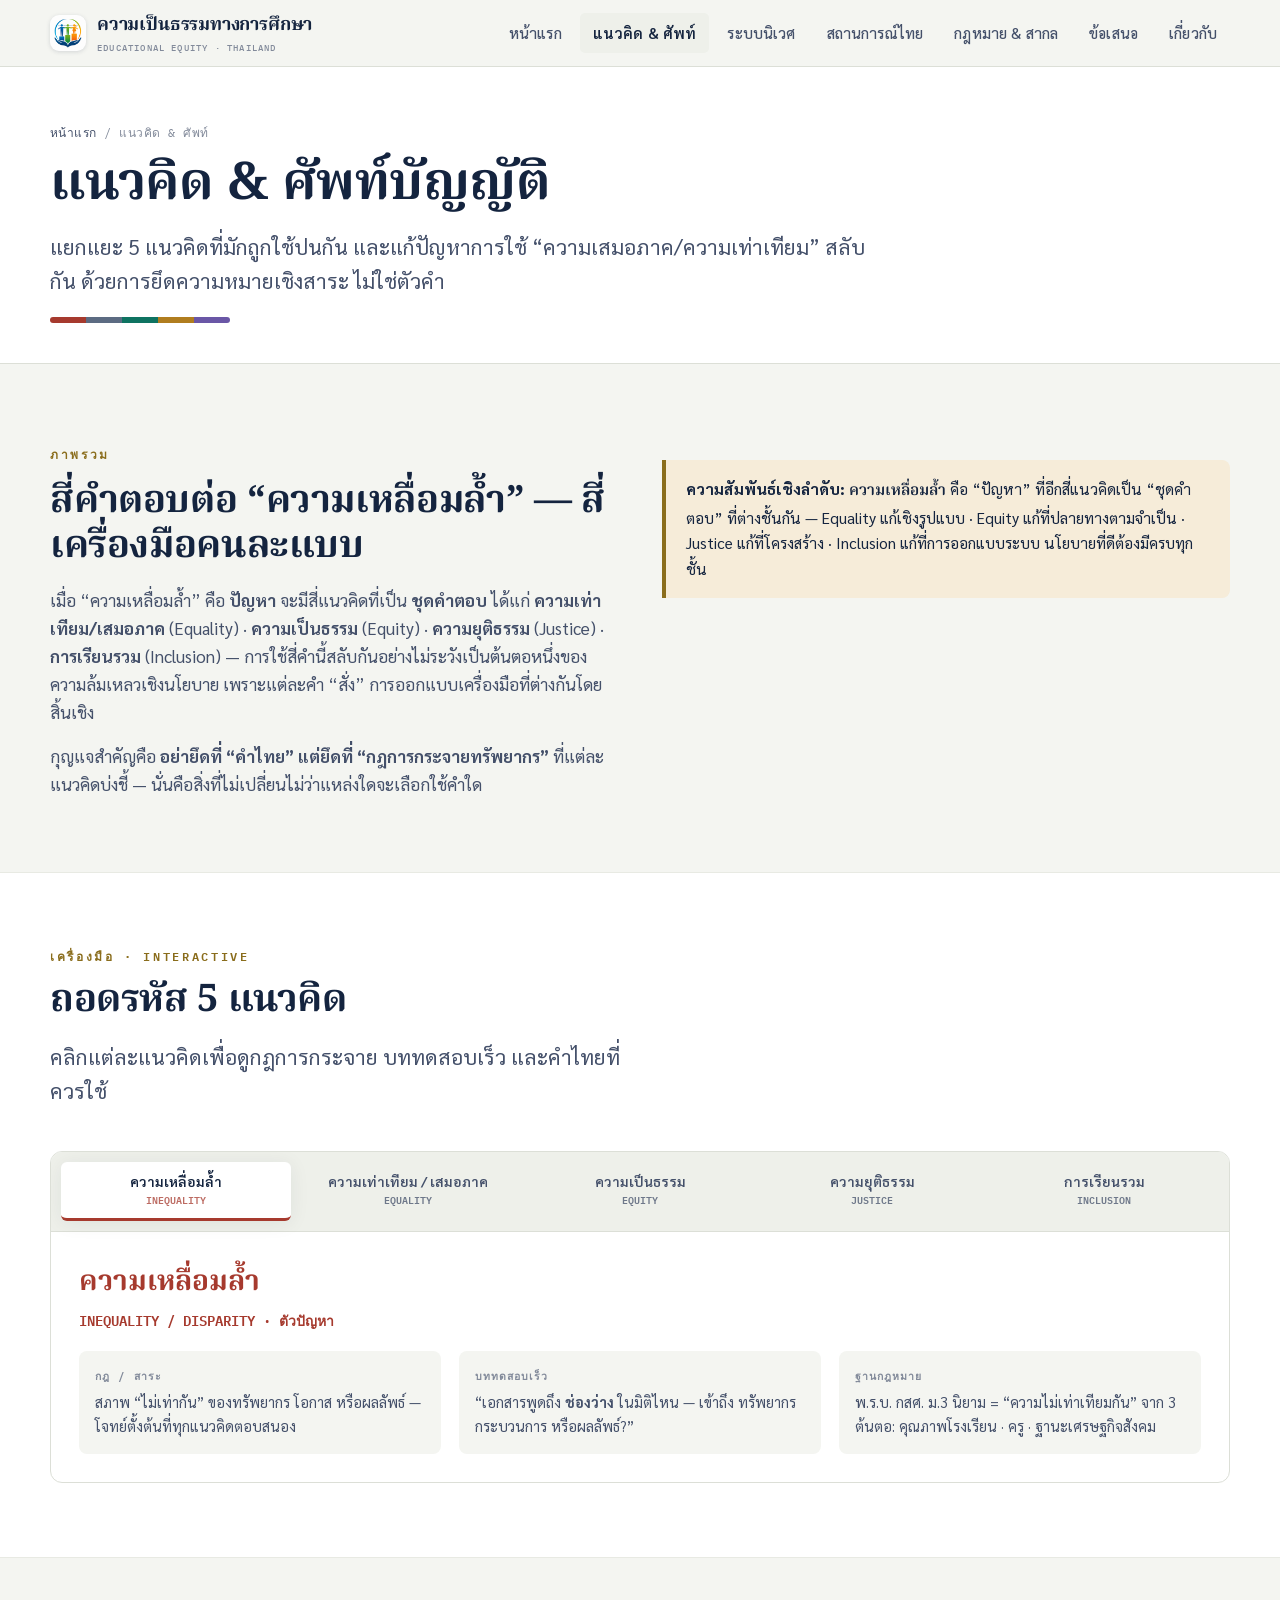
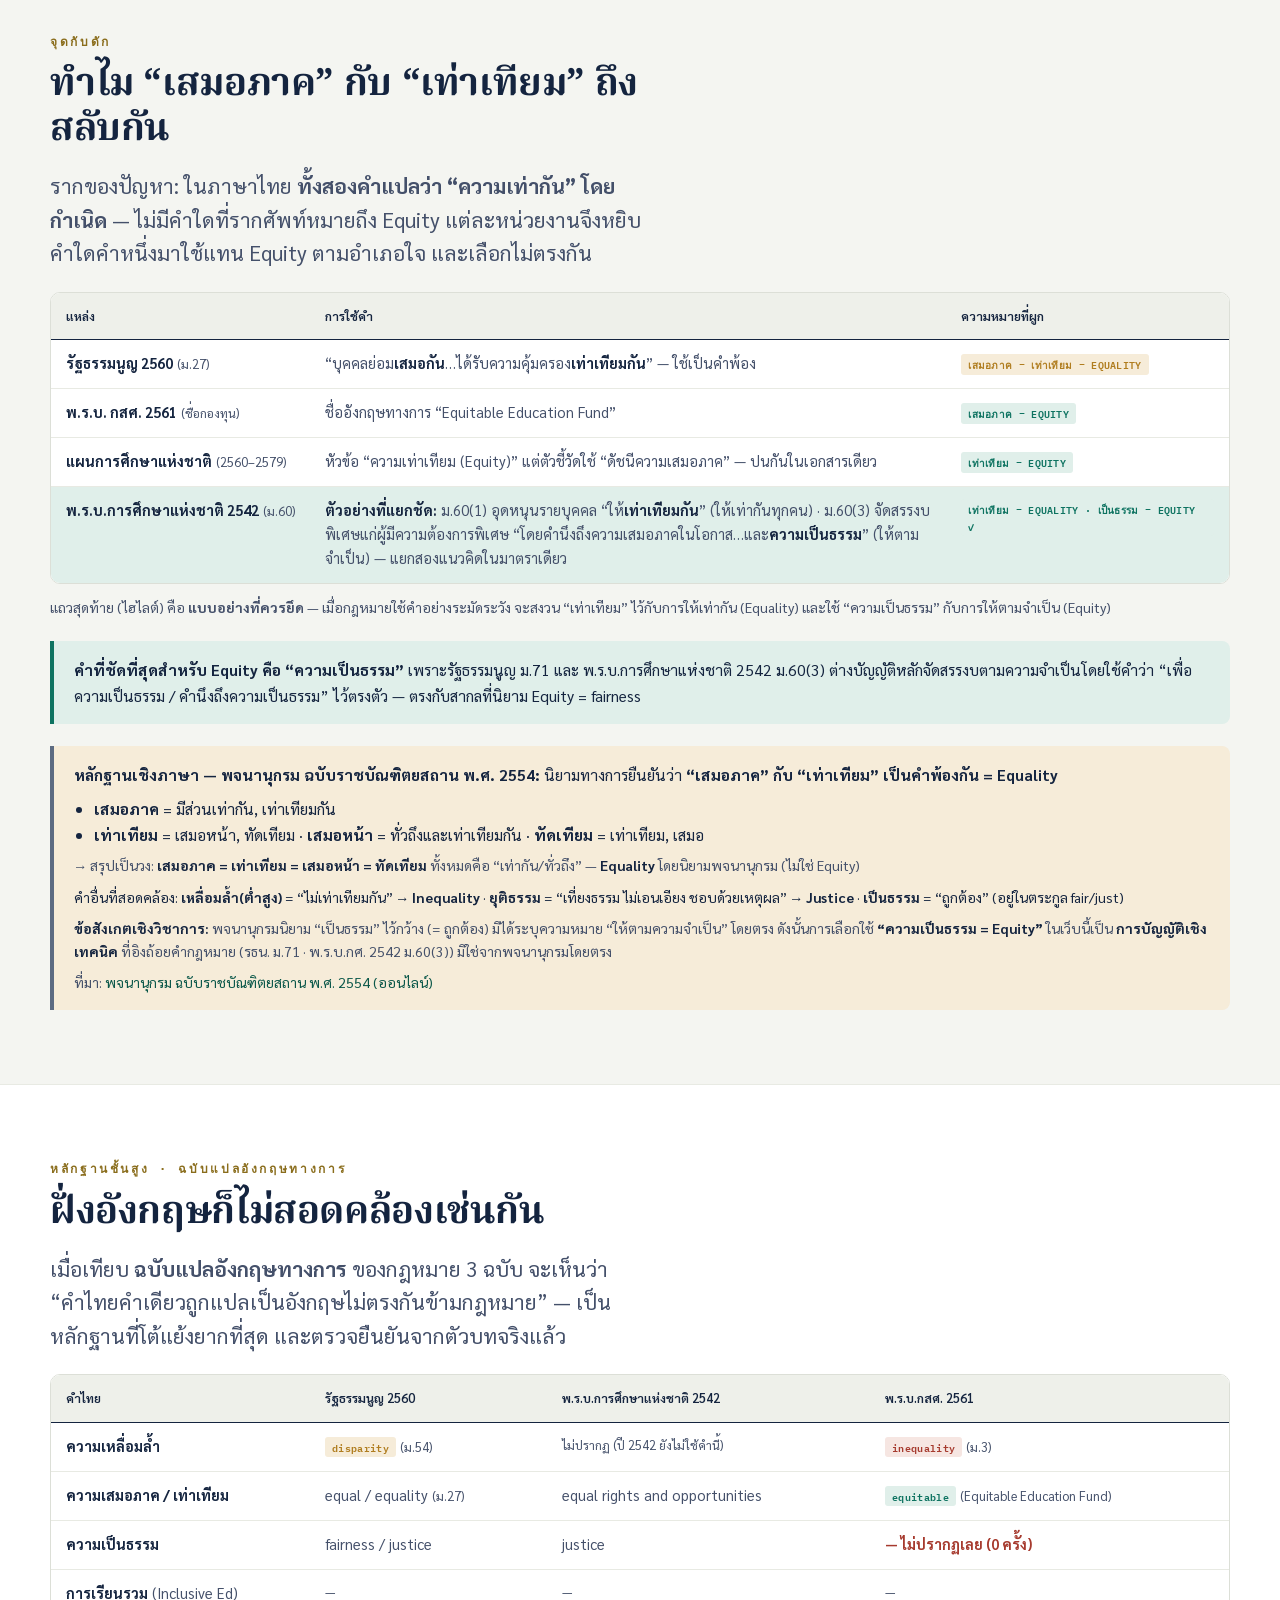
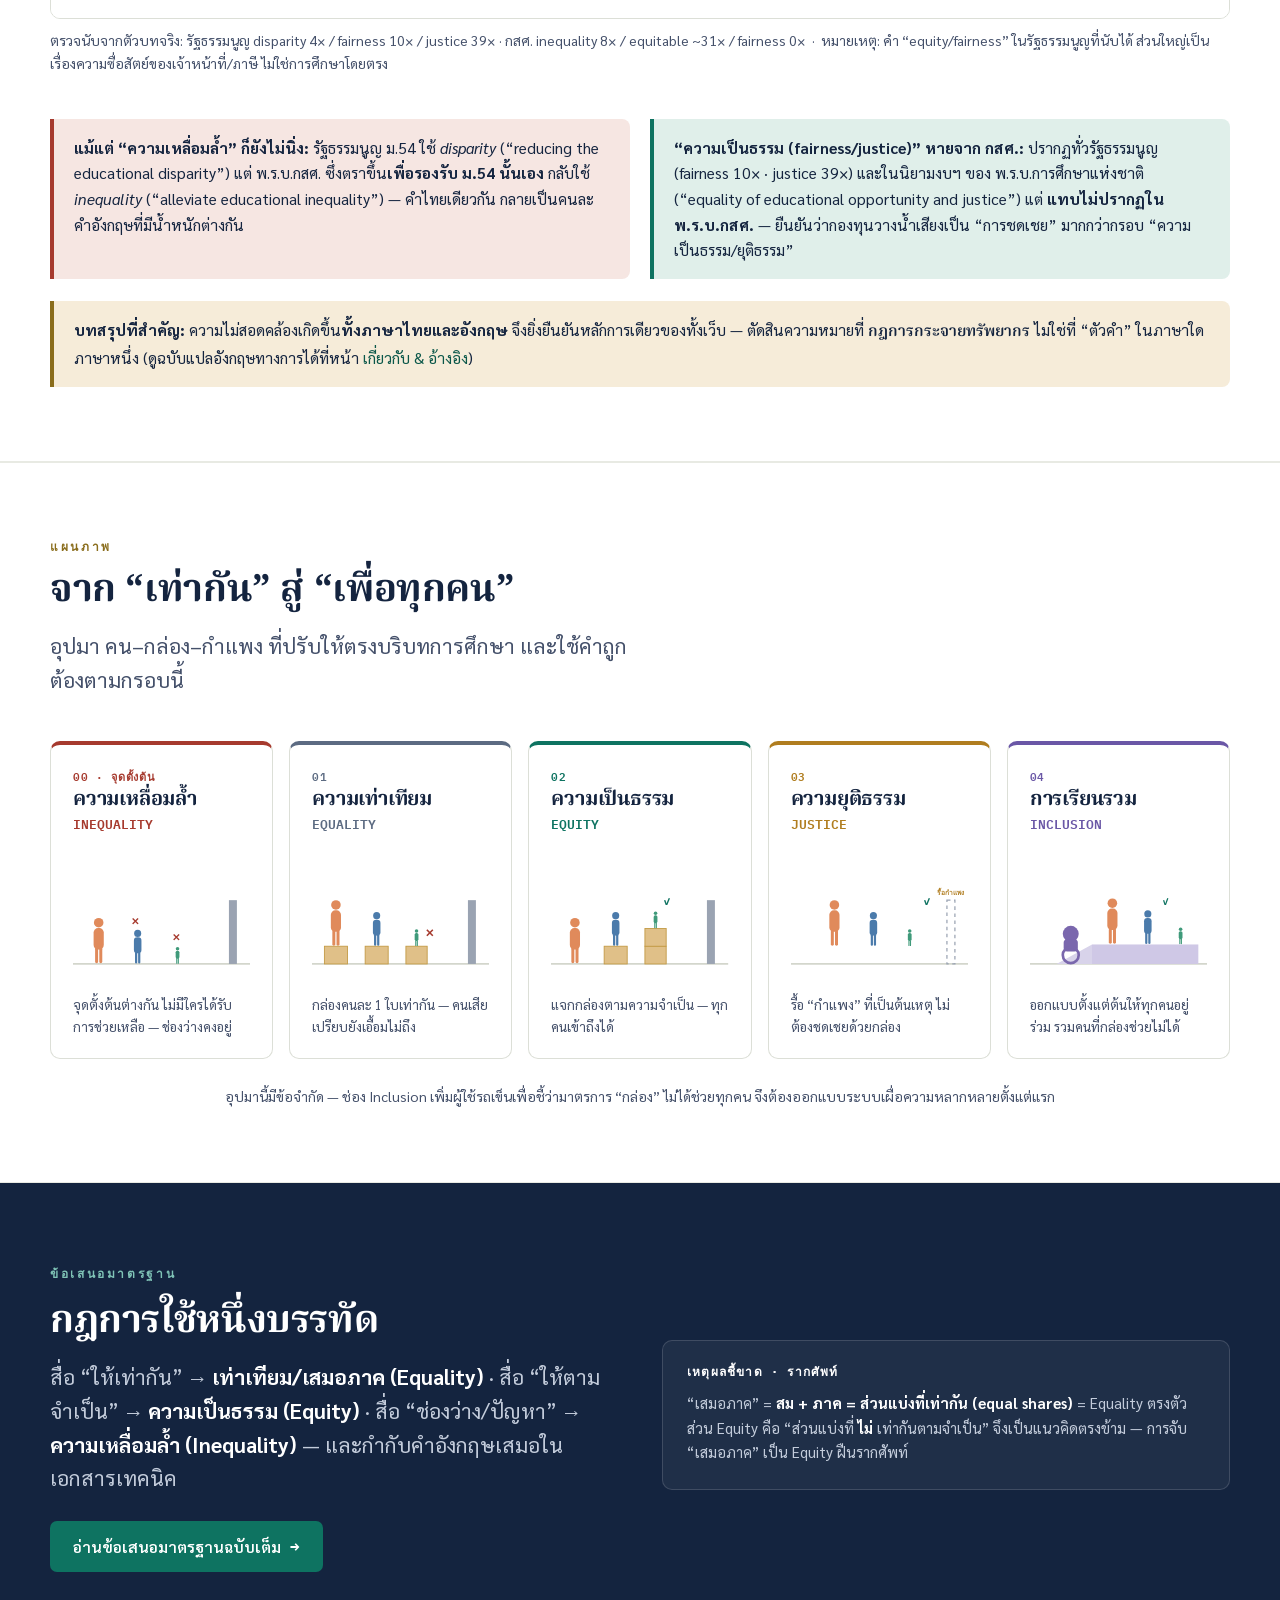
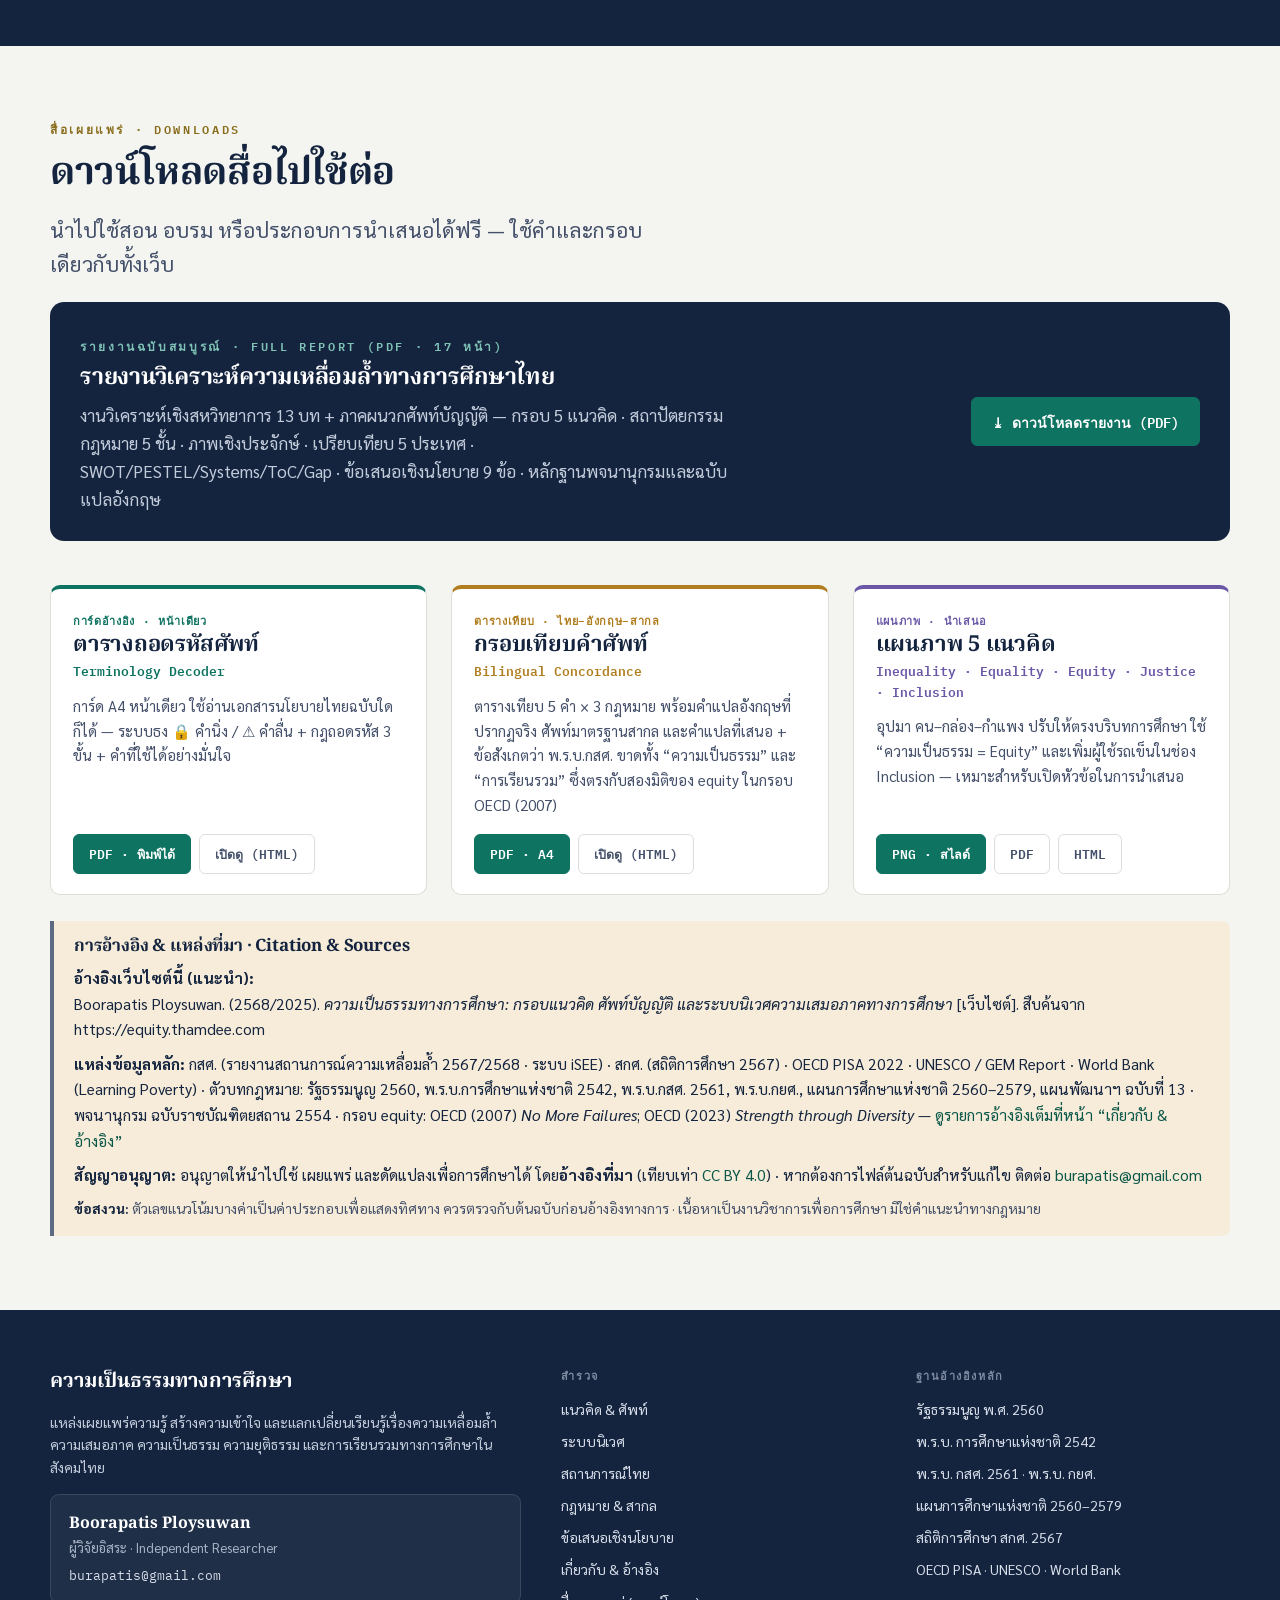
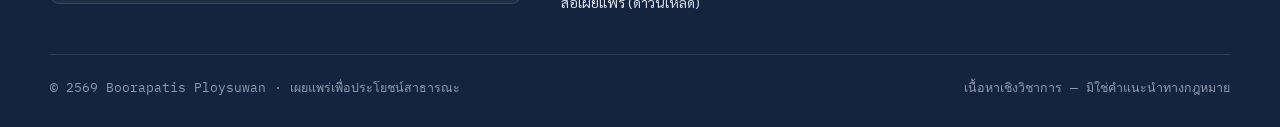
<file: concepts.html>
<!DOCTYPE html>
<html lang="th">
<head>
<meta charset="UTF-8">
<meta name="viewport" content="width=device-width, initial-scale=1.0">
<link rel="icon" type="image/png" href="assets/img/favicon.png">
<link rel="canonical" href="https://equity.thamdee.com/concepts.html">
<meta property="og:type" content="website">
<meta property="og:site_name" content="ความเป็นธรรมทางการศึกษา">
<meta property="og:locale" content="th_TH">
<meta property="og:title" content="แนวคิด &amp; ศัพท์ — ถอดรหัสเสมอภาค/เท่าเทียม/เป็นธรรม">
<meta property="og:description" content="แยกแยะ 5 แนวคิด: ความเหลื่อมล้ำ ความเท่าเทียม ความเป็นธรรม ความยุติธรรม และการเรียนรวม พร้อมเครื่องมือถอดรหัสศัพท์">
<meta property="og:url" content="https://equity.thamdee.com/concepts.html">
<meta property="og:image" content="https://equity.thamdee.com/assets/img/og-cover.png">
<meta property="og:image:width" content="1200">
<meta property="og:image:height" content="630">
<meta name="twitter:card" content="summary_large_image">
<meta name="twitter:title" content="แนวคิด &amp; ศัพท์ — ถอดรหัสเสมอภาค/เท่าเทียม/เป็นธรรม">
<meta name="twitter:description" content="แยกแยะ 5 แนวคิด: ความเหลื่อมล้ำ ความเท่าเทียม ความเป็นธรรม ความยุติธรรม และการเรียนรวม พร้อมเครื่องมือถอดรหัสศัพท์">
<meta name="twitter:image" content="https://equity.thamdee.com/assets/img/og-cover.png">
<link rel="icon" type="image/png" href="assets/img/logo.png">
<title>แนวคิด &amp; ศัพท์ · ความเป็นธรรมทางการศึกษา</title>
<meta name="description" content="แยกแยะ 5 แนวคิด: ความเหลื่อมล้ำ ความเท่าเทียม ความเป็นธรรม ความยุติธรรม และการเรียนรวม พร้อมเครื่องมือถอดรหัสศัพท์">
<link rel="preconnect" href="https://fonts.googleapis.com">
<link rel="preconnect" href="https://fonts.gstatic.com" crossorigin>
<link href="https://fonts.googleapis.com/css2?family=Noto+Serif+Thai:wght@500;600;700&family=Sarabun:wght@400;500;600;700&family=IBM+Plex+Mono:wght@500;600&display=swap" rel="stylesheet">
<link rel="stylesheet" href="assets/css/styles.css">
<script>document.documentElement.classList.add('js');</script>
</head>
<body>

<header class="site-header">
  <div class="wrap nav">
    <a href="index.html" class="brand"><img class="brand-logo" src="assets/img/logo.png" alt="โลโก้ ความเป็นธรรมทางการศึกษา"><span>ความเป็นธรรมทางการศึกษา<small>Educational Equity · Thailand</small></span></a>
    <button class="nav-toggle" aria-label="เมนู" aria-expanded="false"><span></span><span></span><span></span></button>
    <ul class="nav-links">
      <li><a href="index.html">หน้าแรก</a></li>
      <li><a href="concepts.html" class="active">แนวคิด &amp; ศัพท์</a></li><li><a href="ecosystem.html">ระบบนิเวศ</a></li>
      <li><a href="situation.html">สถานการณ์ไทย</a></li>
      <li><a href="frameworks.html">กฎหมาย &amp; สากล</a></li>
      <li><a href="recommendations.html">ข้อเสนอ</a></li>
      <li><a href="about.html">เกี่ยวกับ</a></li>
    </ul>
  </div>
</header>

<!-- PAGE HERO -->
<section class="page-hero">
  <div class="wrap">
    <div class="crumbs"><a href="index.html">หน้าแรก</a> / แนวคิด &amp; ศัพท์</div>
    <h1 style="margin-top:12px">แนวคิด &amp; ศัพท์บัญญัติ</h1>
    <p class="lead" style="margin-top:14px;max-width:70ch">แยกแยะ 5 แนวคิดที่มักถูกใช้ปนกัน และแก้ปัญหาการใช้ “ความเสมอภาค/ความเท่าเทียม” สลับกัน ด้วยการยึดความหมายเชิงสาระ ไม่ใช่ตัวคำ</p>
    <div class="spectrum"><i></i><i></i><i></i><i></i><i></i></div>
  </div>
</section>

<!-- INTRO -->
<section class="section">
  <div class="wrap grid g-2" style="gap:44px;align-items:start">
    <div class="prose reveal">
      <span class="eyebrow">ภาพรวม</span>
      <h2 class="mt-s">สี่คำตอบต่อ “ความเหลื่อมล้ำ” — สี่เครื่องมือคนละแบบ</h2>
      <p>เมื่อ “ความเหลื่อมล้ำ” คือ <b>ปัญหา</b> จะมีสี่แนวคิดที่เป็น <b>ชุดคำตอบ</b> ได้แก่ <b>ความเท่าเทียม/เสมอภาค</b> (Equality) · <b>ความเป็นธรรม</b> (Equity) · <b>ความยุติธรรม</b> (Justice) · <b>การเรียนรวม</b> (Inclusion) — การใช้สี่คำนี้สลับกันอย่างไม่ระวังเป็นต้นตอหนึ่งของความล้มเหลวเชิงนโยบาย เพราะแต่ละคำ “สั่ง” การออกแบบเครื่องมือที่ต่างกันโดยสิ้นเชิง</p>
      <p>กุญแจสำคัญคือ <b>อย่ายึดที่ “คำไทย” แต่ยึดที่ “กฎการกระจายทรัพยากร”</b> ที่แต่ละแนวคิดบ่งชี้ — นั่นคือสิ่งที่ไม่เปลี่ยนไม่ว่าแหล่งใดจะเลือกใช้คำใด</p>
    </div>
    <div class="reveal">
      <div class="callout"><b>ความสัมพันธ์เชิงลำดับ:</b> <span class="kw">ความเหลื่อมล้ำ</span> คือ “ปัญหา” ที่อีกสี่แนวคิดเป็น “ชุดคำตอบ” ที่ต่างชั้นกัน — Equality แก้เชิงรูปแบบ · Equity แก้ที่ปลายทางตามจำเป็น · Justice แก้ที่โครงสร้าง · Inclusion แก้ที่การออกแบบระบบ นโยบายที่ดีต้องมีครบทุกชั้น</div>
    </div>
  </div>
</section>

<!-- INTERACTIVE DECODER -->
<section class="section alt" id="decoder">
  <div class="wrap">
    <div class="head-block reveal"><span class="eyebrow">เครื่องมือ · Interactive</span><h2>ถอดรหัส 5 แนวคิด</h2><p class="lead">คลิกแต่ละแนวคิดเพื่อดูกฎการกระจาย บททดสอบเร็ว และคำไทยที่ควรใช้</p></div>

    <div class="decoder mt-l reveal">
      <div class="decoder-tabs" role="tablist">
        <button class="decoder-tab tab-ineq active" data-target="p-ineq" role="tab" aria-selected="true">ความเหลื่อมล้ำ<span class="en">INEQUALITY</span></button>
        <button class="decoder-tab tab-eqal" data-target="p-eqal" role="tab" aria-selected="false">ความเท่าเทียม / เสมอภาค<span class="en">EQUALITY</span></button>
        <button class="decoder-tab tab-eqty" data-target="p-eqty" role="tab" aria-selected="false">ความเป็นธรรม<span class="en">EQUITY</span></button>
        <button class="decoder-tab tab-just" data-target="p-just" role="tab" aria-selected="false">ความยุติธรรม<span class="en">JUSTICE</span></button>
        <button class="decoder-tab tab-incl" data-target="p-incl" role="tab" aria-selected="false">การเรียนรวม<span class="en">INCLUSION</span></button>
      </div>

      <div class="decoder-panel active" id="p-ineq" role="tabpanel">
        <div class="dp-th" style="color:var(--c-ineq)">ความเหลื่อมล้ำ</div><div class="dp-en" style="color:var(--c-ineq)">INEQUALITY / DISPARITY · ตัวปัญหา</div>
        <div class="dp-grid">
          <div class="dp-cell"><h5>กฎ / สาระ</h5><p>สภาพ “ไม่เท่ากัน” ของทรัพยากร โอกาส หรือผลลัพธ์ — โจทย์ตั้งต้นที่ทุกแนวคิดตอบสนอง</p></div>
          <div class="dp-cell"><h5>บททดสอบเร็ว</h5><p>“เอกสารพูดถึง <b>ช่องว่าง</b> ในมิติไหน — เข้าถึง ทรัพยากร กระบวนการ หรือผลลัพธ์?”</p></div>
          <div class="dp-cell"><h5>ฐานกฎหมาย</h5><p>พ.ร.บ. กสศ. ม.3 นิยาม = “ความไม่เท่าเทียมกัน” จาก 3 ต้นตอ: คุณภาพโรงเรียน · ครู · ฐานะเศรษฐกิจสังคม</p></div>
        </div>
      </div>

      <div class="decoder-panel" id="p-eqal" role="tabpanel">
        <div class="dp-th" style="color:var(--c-eqal)">ความเท่าเทียม / ความเสมอภาค</div><div class="dp-en" style="color:var(--c-eqal)">EQUALITY · ให้เท่ากัน</div>
        <div class="dp-grid">
          <div class="dp-cell"><h5>กฎ / สาระ</h5><p>ให้ทุกคน “สิ่งเดียวกัน ปริมาณเท่ากัน” (เชิงรูปแบบ / formal) — จำเป็นแต่ไม่พอ</p></div>
          <div class="dp-cell"><h5>บททดสอบเร็ว</h5><p>“ให้ <b>เหมือนกันหมด</b> ทุกคนหรือเปล่า?” ถ้าใช่ → Equality</p></div>
          <div class="dp-cell"><h5>ข้อควรระวัง</h5><p>เมื่อจุดตั้งต้นต่างกันมาก การให้เท่ากันกลับ <b>ตอกย้ำ</b> ความเหลื่อมล้ำ (เช่น อุดหนุนรายหัวเท่ากัน)</p></div>
        </div>
        <p class="small muted" style="margin-top:14px"><b>“ความเสมอภาค” อยู่ตรงนี้:</b> โดยรากศัพท์ “ความเสมอภาค” แปลว่า Equality เช่นเดียวกับ “ความเท่าเทียม” (เสมอ+ภาค = ส่วนเท่ากัน) จึงจัดอยู่ในแนวคิดนี้ — แต่ในทางปฏิบัติ “ความเสมอภาค” มักถูกใช้แทน <b>Equity</b> (เช่น ชื่อ “กองทุนเพื่อความเสมอภาคทางการศึกษา” ของ กสศ.) ดังนั้นจึงต้องตัดสินที่ <b>กฎการกระจาย</b> ไม่ใช่ตัวคำ (ดูตารางจุดกับดักด้านล่าง)</p>
      </div>

      <div class="decoder-panel" id="p-eqty" role="tabpanel">
        <div class="dp-th" style="color:var(--c-eqty)">ความเป็นธรรม</div><div class="dp-en" style="color:var(--c-eqty)">EQUITY · ให้ตามจำเป็น</div>
        <div class="dp-grid">
          <div class="dp-cell"><h5>กฎ / สาระ</h5><p>ให้ “ตามความจำเป็นที่ต่างกัน” เพื่อให้ผลลัพธ์ใกล้เคียงกัน (เชิงสาระ / substantive)</p></div>
          <div class="dp-cell"><h5>บททดสอบเร็ว</h5><p>“ให้ <b>ผู้ด้อยโอกาสมากกว่า</b> หรือเปล่า?” ถ้าใช่ → Equity</p></div>
          <div class="dp-cell"><h5>ฐานกฎหมาย</h5><p>รัฐธรรมนูญ ม.71 “จัดสรรงบตามความจำเป็นที่ต่างกัน…เพื่อความเป็นธรรม”; ม.27/4 มาตรการช่วยผู้ด้อยโอกาส ≠ เลือกปฏิบัติ · พ.ร.บ.การศึกษาแห่งชาติ 2542 ม.60(3)</p></div>
        </div>
      </div>

      <div class="decoder-panel" id="p-just" role="tabpanel">
        <div class="dp-th" style="color:var(--c-just)">ความยุติธรรมทางการศึกษา</div><div class="dp-en" style="color:var(--c-just)">EDUCATIONAL JUSTICE · เชิงโครงสร้าง</div>
        <div class="dp-grid">
          <div class="dp-cell"><h5>กฎ / สาระ</h5><p>แก้ “โครงสร้างที่ผลิตซ้ำ” ความเหลื่อมล้ำ ไม่ใช่ชดเชยปลายทาง</p></div>
          <div class="dp-cell"><h5>บททดสอบเร็ว</h5><p>“พูดถึงการ <b>รื้อ/ปฏิรูปโครงสร้าง</b> ไม่ใช่แค่ให้ทุน/ชดเชย?”</p></div>
          <div class="dp-cell"><h5>ตัวอย่าง</h5><p>ปฏิรูปการจัดสรรทรัพยากร · การกระจายครูคุณภาพ · การพัฒนาโรงเรียนขนาดเล็ก</p></div>
        </div>
      </div>

      <div class="decoder-panel" id="p-incl" role="tabpanel">
        <div class="dp-th" style="color:var(--c-incl)">การเรียนรวม (การอยู่ร่วม)</div><div class="dp-en" style="color:var(--c-incl)">INCLUSION · ออกแบบเพื่อทุกคน</div>
        <div class="dp-grid">
          <div class="dp-cell"><h5>กฎ / สาระ</h5><p>ออกแบบระบบ “รองรับความหลากหลายตั้งแต่ต้น” (universal design) ไม่ใช่แยกกลุ่ม</p></div>
          <div class="dp-cell"><h5>บททดสอบเร็ว</h5><p>“ระบบ <b>ออกแบบเผื่อคนหลากหลาย</b> ไหม หรือทิ้งใครไว้?”</p></div>
          <div class="dp-cell"><h5>ฐานกฎหมาย &amp; ตัวอย่าง</h5><p><b>พ.ร.บ. 2542 ม.10 วรรค 2–4</b> รับรองสิทธิเป็นพิเศษสำหรับผู้พิการ/บกพร่อง/ด้อยโอกาส (จัดตั้งแต่แรกเกิด ไม่เสียค่าใช้จ่าย พร้อมสิ่งอำนวยความสะดวก–สื่อ–บริการ) และผู้มีความสามารถพิเศษ (รูปแบบที่เหมาะสม) · ตัวอย่าง: เด็กพิการเรียนร่วม · ชาติพันธุ์/ไร้สัญชาติ · พหุภาษา · Zero Dropout</p></div>
        </div>
      </div>
    </div>
  </div>
</section>

<!-- THE TRAP -->
<section class="section">
  <div class="wrap">
    <div class="head-block reveal"><span class="eyebrow">จุดกับดัก</span><h2>ทำไม “เสมอภาค” กับ “เท่าเทียม” ถึงสลับกัน</h2>
      <p class="lead">รากของปัญหา: ในภาษาไทย <b>ทั้งสองคำแปลว่า “ความเท่ากัน” โดยกำเนิด</b> — ไม่มีคำใดที่รากศัพท์หมายถึง Equity แต่ละหน่วยงานจึงหยิบคำใดคำหนึ่งมาใช้แทน Equity ตามอำเภอใจ และเลือกไม่ตรงกัน</p>
    </div>
    <div class="table-wrap reveal mt-m">
      <table class="data">
        <thead><tr><th style="width:22%">แหล่ง</th><th>การใช้คำ</th><th style="width:24%">ความหมายที่ผูก</th></tr></thead>
        <tbody>
          <tr><td><b>รัฐธรรมนูญ 2560</b> <span class="xsmall muted">(ม.27)</span></td><td>“บุคคลย่อม<b>เสมอกัน</b>…ได้รับความคุ้มครอง<b>เท่าเทียมกัน</b>” — ใช้เป็นคำพ้อง</td><td><span class="chip w">เสมอภาค = เท่าเทียม = EQUALITY</span></td></tr>
          <tr><td><b>พ.ร.บ. กสศ. 2561</b> <span class="xsmall muted">(ชื่อกองทุน)</span></td><td>ชื่ออังกฤษทางการ “Equitable Education Fund”</td><td><span class="chip s">เสมอภาค = EQUITY</span></td></tr>
          <tr><td><b>แผนการศึกษาแห่งชาติ</b> <span class="xsmall muted">(2560–2579)</span></td><td>หัวข้อ “ความเท่าเทียม (Equity)” แต่ตัวชี้วัดใช้ “ดัชนีความเสมอภาค” — ปนกันในเอกสารเดียว</td><td><span class="chip s">เท่าเทียม = EQUITY</span></td></tr>
          <tr style="background:var(--c-eqty-bg)"><td><b>พ.ร.บ.การศึกษาแห่งชาติ 2542</b> <span class="xsmall muted">(ม.60)</span></td><td><b>ตัวอย่างที่แยกชัด:</b> ม.60(1) อุดหนุนรายบุคคล “ให้<b>เท่าเทียมกัน</b>” (ให้เท่ากันทุกคน) · ม.60(3) จัดสรรงบพิเศษแก่ผู้มีความต้องการพิเศษ “โดยคำนึงถึงความเสมอภาคในโอกาส…และ<b>ความเป็นธรรม</b>” (ให้ตามจำเป็น) — แยกสองแนวคิดในมาตราเดียว</td><td><span class="chip s">เท่าเทียม = EQUALITY · เป็นธรรม = EQUITY ✓</span></td></tr>
        </tbody>
      </table>
    </div>
    <p class="small muted reveal" style="margin-top:12px">แถวสุดท้าย (ไฮไลต์) คือ <b>แบบอย่างที่ควรยึด</b> — เมื่อกฎหมายใช้คำอย่างระมัดระวัง จะสงวน “เท่าเทียม” ไว้กับการให้เท่ากัน (Equality) และใช้ “ความเป็นธรรม” กับการให้ตามจำเป็น (Equity)</p>
    <div class="callout eqty reveal"><b>คำที่ชัดที่สุดสำหรับ Equity คือ “ความเป็นธรรม”</b> เพราะรัฐธรรมนูญ ม.71 และ พ.ร.บ.การศึกษาแห่งชาติ 2542 ม.60(3) ต่างบัญญัติหลักจัดสรรงบตามความจำเป็นโดยใช้คำว่า “เพื่อความเป็นธรรม / คำนึงถึงความเป็นธรรม” ไว้ตรงตัว — ตรงกับสากลที่นิยาม Equity = fairness</div>

    <div class="callout reveal" style="border-left-color:var(--c-eqal)">
      <b>หลักฐานเชิงภาษา — พจนานุกรม ฉบับราชบัณฑิตยสถาน พ.ศ. 2554:</b> นิยามทางการยืนยันว่า <b>“เสมอภาค” กับ “เท่าเทียม” เป็นคำพ้องกัน = Equality</b>
      <ul style="margin:8px 0 0;padding-left:20px;line-height:1.7">
        <li><b>เสมอภาค</b> = มีส่วนเท่ากัน, เท่าเทียมกัน</li>
        <li><b>เท่าเทียม</b> = เสมอหน้า, ทัดเทียม · <b>เสมอหน้า</b> = ทั่วถึงและเท่าเทียมกัน · <b>ทัดเทียม</b> = เท่าเทียม, เสมอ</li>
      </ul>
      <div class="small muted" style="margin-top:6px">→ สรุปเป็นวง: <b>เสมอภาค = เท่าเทียม = เสมอหน้า = ทัดเทียม</b> ทั้งหมดคือ “เท่ากัน/ทั่วถึง” — <b>Equality</b> โดยนิยามพจนานุกรม (ไม่ใช่ Equity)</div>
      <div class="small" style="margin-top:8px">คำอื่นที่สอดคล้อง: <b>เหลื่อมล้ำ(ต่ำสูง)</b> = “ไม่เท่าเทียมกัน” → <b>Inequality</b> · <b>ยุติธรรม</b> = “เที่ยงธรรม ไม่เอนเอียง ชอบด้วยเหตุผล” → <b>Justice</b> · <b>เป็นธรรม</b> = “ถูกต้อง” (อยู่ในตระกูล fair/just)</div>
      <div class="small muted" style="margin-top:8px"><b>ข้อสังเกตเชิงวิชาการ:</b> พจนานุกรมนิยาม “เป็นธรรม” ไว้กว้าง (= ถูกต้อง) มิได้ระบุความหมาย “ให้ตามความจำเป็น” โดยตรง ดังนั้นการเลือกใช้ <b>“ความเป็นธรรม = Equity”</b> ในเว็บนี้เป็น <b>การบัญญัติเชิงเทคนิค</b> ที่อิงถ้อยคำกฎหมาย (รธน. ม.71 · พ.ร.บ.กศ. 2542 ม.60(3)) มิใช่จากพจนานุกรมโดยตรง</div>
      <div class="small muted" style="margin-top:8px">ที่มา: <a href="https://dictionary.orst.go.th/" target="_blank" rel="noopener">พจนานุกรม ฉบับราชบัณฑิตยสถาน พ.ศ. 2554 (ออนไลน์)</a></div>
    </div>
  </div>
</section>

<!-- ENGLISH TRANSLATION EVIDENCE -->
<section class="section alt">
  <div class="wrap">
    <div class="head-block reveal"><span class="eyebrow">หลักฐานชั้นสูง · ฉบับแปลอังกฤษทางการ</span><h2>ฝั่งอังกฤษก็ไม่สอดคล้องเช่นกัน</h2>
      <p class="lead">เมื่อเทียบ <b>ฉบับแปลอังกฤษทางการ</b> ของกฎหมาย 3 ฉบับ จะเห็นว่า “คำไทยคำเดียวถูกแปลเป็นอังกฤษไม่ตรงกันข้ามกฎหมาย” — เป็นหลักฐานที่โต้แย้งยากที่สุด และตรวจยืนยันจากตัวบทจริงแล้ว</p></div>

    <div class="table-wrap reveal mt-m">
      <table class="data">
        <thead><tr><th style="width:22%">คำไทย</th><th>รัฐธรรมนูญ 2560</th><th>พ.ร.บ.การศึกษาแห่งชาติ 2542</th><th>พ.ร.บ.กสศ. 2561</th></tr></thead>
        <tbody>
          <tr><td><b>ความเหลื่อมล้ำ</b></td><td><span class="chip w">disparity</span> <span class="xsmall muted">(ม.54)</span></td><td class="xsmall muted">ไม่ปรากฏ (ปี 2542 ยังไม่ใช้คำนี้)</td><td><span class="chip" style="background:var(--c-ineq-bg);color:var(--c-ineq)">inequality</span> <span class="xsmall muted">(ม.3)</span></td></tr>
          <tr><td><b>ความเสมอภาค / เท่าเทียม</b></td><td>equal / equality <span class="xsmall muted">(ม.27)</span></td><td>equal rights and opportunities</td><td><span class="chip s">equitable</span> <span class="xsmall muted">(Equitable Education Fund)</span></td></tr>
          <tr><td><b>ความเป็นธรรม</b></td><td>fairness / justice</td><td>justice</td><td><b style="color:var(--c-ineq)">— ไม่ปรากฏเลย (0 ครั้ง)</b></td></tr>
          <tr><td><b>การเรียนรวม</b> (Inclusive Ed)</td><td class="xsmall muted">—</td><td class="xsmall muted">—</td><td class="xsmall muted">—</td></tr>
        </tbody>
      </table>
    </div>
    <p class="small muted reveal" style="margin-top:10px">ตรวจนับจากตัวบทจริง: รัฐธรรมนูญ disparity 4× / fairness 10× / justice 39× · กสศ. inequality 8× / equitable ~31× / fairness 0× &nbsp;·&nbsp; หมายเหตุ: คำ “equity/fairness” ในรัฐธรรมนูญที่นับได้ ส่วนใหญ่เป็นเรื่องความซื่อสัตย์ของเจ้าหน้าที่/ภาษี ไม่ใช่การศึกษาโดยตรง</p>

    <div class="grid g-2 mt-l" style="gap:20px">
      <div class="callout ineq reveal" style="margin-top:0"><b>แม้แต่ “ความเหลื่อมล้ำ” ก็ยังไม่นิ่ง:</b> รัฐธรรมนูญ ม.54 ใช้ <i>disparity</i> (“reducing the educational disparity”) แต่ พ.ร.บ.กสศ. ซึ่งตราขึ้น<b>เพื่อรองรับ ม.54 นั้นเอง</b> กลับใช้ <i>inequality</i> (“alleviate educational inequality”) — คำไทยเดียวกัน กลายเป็นคนละคำอังกฤษที่มีน้ำหนักต่างกัน</div>
      <div class="callout eqty reveal" style="margin-top:0"><b>“ความเป็นธรรม (fairness/justice)” หายจาก กสศ.:</b> ปรากฏทั่วรัฐธรรมนูญ (fairness 10× · justice 39×) และในนิยามงบฯ ของ พ.ร.บ.การศึกษาแห่งชาติ (“equality of educational opportunity and justice”) แต่ <b>แทบไม่ปรากฏใน พ.ร.บ.กสศ.</b> — ยืนยันว่ากองทุนวางน้ำเสียงเป็น “การชดเชย” มากกว่ากรอบ “ความเป็นธรรม/ยุติธรรม”</div>
    </div>

    <div class="callout reveal"><b>บทสรุปที่สำคัญ:</b> ความไม่สอดคล้องเกิดขึ้น<b>ทั้งภาษาไทยและอังกฤษ</b> จึงยิ่งยืนยันหลักการเดียวของทั้งเว็บ — ตัดสินความหมายที่ <span class="kw">กฎการกระจายทรัพยากร</span> ไม่ใช่ที่ “ตัวคำ” ในภาษาใดภาษาหนึ่ง (ดูฉบับแปลอังกฤษทางการได้ที่หน้า <a href="about.html#references">เกี่ยวกับ &amp; อ้างอิง</a>)</div>
  </div>
</section>

<!-- 4-CONCEPT VISUAL -->
<section class="section alt">
  <div class="wrap">
    <div class="head-block reveal"><span class="eyebrow">แผนภาพ</span><h2>จาก “เท่ากัน” สู่ “เพื่อทุกคน”</h2><p class="lead">อุปมา คน–กล่อง–กำแพง ที่ปรับให้ตรงบริบทการศึกษา และใช้คำถูกต้องตามกรอบนี้</p></div>

    <div class="grid mt-l" style="grid-template-columns:repeat(auto-fit,minmax(178px,1fr));gap:16px">
      <div class="concept-card c-ineq reveal">
        <span class="tag">00 · จุดตั้งต้น</span><h3 style="font-size:20px">ความเหลื่อมล้ำ</h3><div class="en">INEQUALITY</div>
        <svg viewBox="0 0 200 150" style="margin-top:12px" aria-label="จุดตั้งต้นไม่เท่ากัน ไม่มีกล่องช่วย คนกลางและคนเตี้ยมองไม่เห็น">
          <defs><symbol id="k1" viewBox="0 0 60 160"><circle cx="30" cy="22" r="16"/><rect x="13" y="40" width="34" height="72" rx="15"/><rect x="18" y="106" width="10" height="52" rx="5"/><rect x="32" y="106" width="10" height="52" rx="5"/></symbol></defs>
          <line x1="0" y1="132" x2="200" y2="132" stroke="#d3d6cc" stroke-width="2"/>
          <rect x="176" y="60" width="9" height="72" fill="#9aa3b2"/>
          <use href="#k1" x="14" y="78" width="30" height="54" fill="#e08a5b"/>
          <use href="#k1" x="58" y="92" width="30" height="40" fill="#4b7bab"/>
          <use href="#k1" x="104" y="112" width="28" height="20" fill="#3f9a7a"/>
          <text x="66" y="88" font-family="IBM Plex Mono" font-size="11" fill="#a63a2e" font-weight="700">✕</text>
          <text x="112" y="106" font-family="IBM Plex Mono" font-size="11" fill="#a63a2e" font-weight="700">✕</text>
        </svg>
        <p class="rule" style="font-size:13.5px">จุดตั้งต้นต่างกัน ไม่มีใครได้รับการช่วยเหลือ — ช่องว่างคงอยู่</p>
      </div>
      <div class="concept-card c-eqal reveal">
        <span class="tag">01</span><h3 style="font-size:20px">ความเท่าเทียม</h3><div class="en">EQUALITY</div>
        <svg viewBox="0 0 200 150" style="margin-top:12px" aria-label="ทุกคนได้กล่องเท่ากัน คนเตี้ยยังไม่ถึง">
          <defs><symbol id="k1" viewBox="0 0 60 160"><circle cx="30" cy="22" r="16"/><rect x="13" y="40" width="34" height="72" rx="15"/><rect x="18" y="106" width="10" height="52" rx="5"/><rect x="32" y="106" width="10" height="52" rx="5"/></symbol></defs>
          <line x1="0" y1="132" x2="200" y2="132" stroke="#d3d6cc" stroke-width="2"/>
          <rect x="176" y="60" width="9" height="72" fill="#9aa3b2"/>
          <g fill="#e0c088" stroke="#c39a45"><rect x="14" y="112" width="26" height="20"/><rect x="60" y="112" width="26" height="20"/><rect x="106" y="112" width="24" height="20"/></g>
          <use href="#k1" x="12" y="58" width="30" height="54" fill="#e08a5b"/>
          <use href="#k1" x="58" y="72" width="30" height="40" fill="#4b7bab"/>
          <use href="#k1" x="104" y="92" width="28" height="20" fill="#3f9a7a"/>
          <text x="128" y="102" font-family="IBM Plex Mono" font-size="12" fill="#a63a2e" font-weight="700">✕</text>
        </svg>
        <p class="rule" style="font-size:13.5px">กล่องคนละ 1 ใบเท่ากัน — คนเสียเปรียบยังเอื้อมไม่ถึง</p>
      </div>

      <div class="concept-card c-eqty reveal">
        <span class="tag">02</span><h3 style="font-size:20px">ความเป็นธรรม</h3><div class="en">EQUITY</div>
        <svg viewBox="0 0 200 150" style="margin-top:12px" aria-label="แจกกล่องตามจำเป็น ทุกคนถึง">
          <line x1="0" y1="132" x2="200" y2="132" stroke="#d3d6cc" stroke-width="2"/>
          <rect x="176" y="60" width="9" height="72" fill="#9aa3b2"/>
          <g fill="#e0c088" stroke="#c39a45"><rect x="60" y="112" width="26" height="20"/><rect x="106" y="112" width="24" height="20"/><rect x="106" y="92" width="24" height="20"/></g>
          <use href="#k1" x="12" y="78" width="30" height="54" fill="#e08a5b"/>
          <use href="#k1" x="58" y="72" width="30" height="40" fill="#4b7bab"/>
          <use href="#k1" x="104" y="72" width="28" height="20" fill="#3f9a7a"/>
          <text x="128" y="66" font-family="IBM Plex Mono" font-size="11" fill="#0e7361" font-weight="700">✓</text>
        </svg>
        <p class="rule" style="font-size:13.5px">แจกกล่องตามความจำเป็น — ทุกคนเข้าถึงได้</p>
      </div>

      <div class="concept-card c-just reveal">
        <span class="tag">03</span><h3 style="font-size:20px">ความยุติธรรม</h3><div class="en">JUSTICE</div>
        <svg viewBox="0 0 200 150" style="margin-top:12px" aria-label="รื้อกำแพง ไม่ต้องใช้กล่อง">
          <line x1="0" y1="132" x2="200" y2="132" stroke="#d3d6cc" stroke-width="2"/>
          <rect x="176" y="60" width="9" height="72" fill="none" stroke="#9aa3b2" stroke-width="1.4" stroke-dasharray="4 4"/>
          <text x="180" y="54" text-anchor="middle" font-family="IBM Plex Mono" font-size="7.5" fill="#b07d1f" font-weight="700">รื้อกำแพง</text>
          <use href="#k1" x="34" y="58" width="30" height="54" fill="#e08a5b"/>
          <use href="#k1" x="78" y="72" width="30" height="40" fill="#4b7bab"/>
          <use href="#k1" x="120" y="92" width="28" height="20" fill="#3f9a7a"/>
          <text x="150" y="66" font-family="IBM Plex Mono" font-size="11" fill="#0e7361" font-weight="700">✓</text>
        </svg>
        <p class="rule" style="font-size:13.5px">รื้อ “กำแพง” ที่เป็นต้นเหตุ ไม่ต้องชดเชยด้วยกล่อง</p>
      </div>

      <div class="concept-card c-incl reveal">
        <span class="tag">04</span><h3 style="font-size:20px">การเรียนรวม</h3><div class="en">INCLUSION</div>
        <svg viewBox="0 0 200 150" style="margin-top:12px" aria-label="ออกแบบเพื่อทุกคน รวมผู้ใช้รถเข็น">
          <line x1="0" y1="132" x2="200" y2="132" stroke="#d3d6cc" stroke-width="2"/>
          <polygon points="30,132 70,132 70,110 30,132" fill="#d8d3ea"/>
          <rect x="70" y="110" width="120" height="22" fill="#cfc8e6"/>
          <use href="#k1" x="78" y="56" width="30" height="54" fill="#e08a5b"/>
          <use href="#k1" x="118" y="70" width="30" height="40" fill="#4b7bab"/>
          <use href="#k1" x="156" y="90" width="28" height="20" fill="#3f9a7a"/>
          <g fill="#7a67ad"><circle cx="46" cy="98" r="9"/><rect x="38" y="104" width="16" height="14" rx="4"/><circle cx="46" cy="122" r="9" fill="none" stroke="#7a67ad" stroke-width="3"/></g>
          <text x="150" y="66" font-family="IBM Plex Mono" font-size="10" fill="#0e7361" font-weight="700">✓</text>
        </svg>
        <p class="rule" style="font-size:13.5px">ออกแบบตั้งแต่ต้นให้ทุกคนอยู่ร่วม รวมคนที่กล่องช่วยไม่ได้</p>
      </div>
    </div>
    <p class="small muted mt-m reveal center">อุปมานี้มีข้อจำกัด — ช่อง Inclusion เพิ่มผู้ใช้รถเข็นเพื่อชี้ว่ามาตรการ “กล่อง” ไม่ได้ช่วยทุกคน จึงต้องออกแบบระบบเผื่อความหลากหลายตั้งแต่แรก</p>
  </div>
</section>

<!-- STANDARD -->
<section class="section ink">
  <div class="wrap grid g-2" style="gap:44px;align-items:center">
    <div class="reveal">
      <span class="eyebrow">ข้อเสนอมาตรฐาน</span>
      <h2 class="mt-s" style="color:#fff">กฎการใช้หนึ่งบรรทัด</h2>
      <p class="lead" style="color:#c3ccdb;margin-top:16px">สื่อ “ให้เท่ากัน” → <b style="color:#fff">เท่าเทียม/เสมอภาค (Equality)</b> · สื่อ “ให้ตามจำเป็น” → <b style="color:#fff">ความเป็นธรรม (Equity)</b> · สื่อ “ช่องว่าง/ปัญหา” → <b style="color:#fff">ความเหลื่อมล้ำ (Inequality)</b> — และกำกับคำอังกฤษเสมอในเอกสารเทคนิค</p>
      <a href="about.html#terminology" class="btn btn-primary mt-m">อ่านข้อเสนอมาตรฐานฉบับเต็ม <span class="arrow">→</span></a>
    </div>
    <div class="reveal">
      <div class="stat" style="background:rgba(255,255,255,.05);border-color:rgba(255,255,255,.14)">
        <h4 style="color:#fff;font-family:var(--mono);font-size:12px;letter-spacing:.1em;text-transform:uppercase">เหตุผลชี้ขาด · รากศัพท์</h4>
        <p style="color:#c3ccdb;margin-top:12px;font-size:15px">“เสมอภาค” = <b style="color:#fff">สม + ภาค = ส่วนแบ่งที่เท่ากัน (equal shares)</b> = Equality ตรงตัว ส่วน Equity คือ “ส่วนแบ่งที่ <b style="color:#fff">ไม่</b> เท่ากันตามจำเป็น” จึงเป็นแนวคิดตรงข้าม — การจับ “เสมอภาค” เป็น Equity ฝืนรากศัพท์</p>
      </div>
    </div>
  </div>
</section>

<!-- DOWNLOADS -->
<section class="section" id="downloads">
  <div class="wrap">
    <div class="head-block reveal"><span class="eyebrow">สื่อเผยแพร่ · Downloads</span><h2>ดาวน์โหลดสื่อไปใช้ต่อ</h2><p class="lead">นำไปใช้สอน อบรม หรือประกอบการนำเสนอได้ฟรี — ใช้คำและกรอบเดียวกับทั้งเว็บ</p></div>

    <div class="reveal" style="display:flex;justify-content:space-between;align-items:center;gap:26px;flex-wrap:wrap;background:var(--ink);border-radius:14px;padding:28px 30px;margin-top:22px">
      <div style="flex:1;min-width:260px">
        <span class="eyebrow" style="color:#7fc3b6">รายงานฉบับสมบูรณ์ · Full Report (PDF · 17 หน้า)</span>
        <h3 style="font-family:var(--serif);font-size:23px;color:#fff;margin-top:6px;line-height:1.25">รายงานวิเคราะห์ความเหลื่อมล้ำทางการศึกษาไทย</h3>
        <p style="color:#c3ccdb;margin-top:8px;max-width:72ch">งานวิเคราะห์เชิงสหวิทยาการ 13 บท + ภาคผนวกศัพท์บัญญัติ — กรอบ 5 แนวคิด · สถาปัตยกรรมกฎหมาย 5 ชั้น · ภาพเชิงประจักษ์ · เปรียบเทียบ 5 ประเทศ · SWOT/PESTEL/Systems/ToC/Gap · ข้อเสนอเชิงนโยบาย 9 ข้อ · หลักฐานพจนานุกรมและฉบับแปลอังกฤษ</p>
      </div>
      <a class="dl-btn" href="assets/media/educational-equity-report-th.pdf" download style="white-space:nowrap;font-size:14px;padding:12px 20px">⤓ ดาวน์โหลดรายงาน (PDF)</a>
    </div>

    <div class="grid g-3 mt-l">
      <div class="concept-card c-eqty reveal">
        <span class="tag">การ์ดอ้างอิง · หน้าเดียว</span>
        <h3 style="font-size:22px">ตารางถอดรหัสศัพท์</h3>
        <div class="en">Terminology Decoder</div>
        <p>การ์ด A4 หน้าเดียว ใช้อ่านเอกสารนโยบายไทยฉบับใดก็ได้ — ระบบธง 🔒 คำนิ่ง / ⚠ คำลื่น + กฎถอดรหัส 3 ขั้น + คำที่ใช้ได้อย่างมั่นใจ</p>
        <div class="dl-row">
          <a class="dl-btn" href="assets/media/terminology-decoder-card.pdf" download>PDF · พิมพ์ได้</a>
          <a class="dl-btn ghost" href="assets/media/terminology-decoder-card.html" target="_blank" rel="noopener">เปิดดู (HTML)</a>
        </div>
      </div>
      <div class="concept-card c-just reveal">
        <span class="tag">ตารางเทียบ · ไทย–อังกฤษ–สากล</span>
        <h3 style="font-size:22px">กรอบเทียบคำศัพท์</h3>
        <div class="en">Bilingual Concordance</div>
        <p>ตารางเทียบ 5 คำ × 3 กฎหมาย พร้อมคำแปลอังกฤษที่ปรากฏจริง ศัพท์มาตรฐานสากล และคำแปลที่เสนอ + ข้อสังเกตว่า พ.ร.บ.กสศ. ขาดทั้ง “ความเป็นธรรม” และ “การเรียนรวม” ซึ่งตรงกับสองมิติของ equity ในกรอบ OECD (2007)</p>
        <div class="dl-row">
          <a class="dl-btn" href="assets/media/terminology-concordance-th-en.pdf" download>PDF · A4</a>
          <a class="dl-btn ghost" href="assets/media/terminology-concordance-th-en.html" target="_blank" rel="noopener">เปิดดู (HTML)</a>
        </div>
      </div>
      <div class="concept-card c-incl reveal">
        <span class="tag">แผนภาพ · นำเสนอ</span>
        <h3 style="font-size:22px">แผนภาพ 5 แนวคิด</h3>
        <div class="en">Inequality · Equality · Equity · Justice · Inclusion</div>
        <p>อุปมา คน–กล่อง–กำแพง ปรับให้ตรงบริบทการศึกษา ใช้ “ความเป็นธรรม = Equity” และเพิ่มผู้ใช้รถเข็นในช่อง Inclusion — เหมาะสำหรับเปิดหัวข้อในการนำเสนอ</p>
        <div class="dl-row">
          <a class="dl-btn" href="assets/media/equity-4concepts-visual.png" download>PNG · สไลด์</a>
          <a class="dl-btn ghost" href="assets/media/equity-4concepts-visual.pdf" download>PDF</a>
          <a class="dl-btn ghost" href="assets/media/equity-4concepts-visual.html" target="_blank" rel="noopener">HTML</a>
        </div>
      </div>
    </div>
    <div class="callout reveal" style="border-left-color:var(--c-eqal);margin-top:26px">
      <h3 style="font-size:17px;margin:0 0 8px">การอ้างอิง &amp; แหล่งที่มา · Citation &amp; Sources</h3>
      <p><b>อ้างอิงเว็บไซต์นี้ (แนะนำ):</b><br>
      Boorapatis Ploysuwan. (2568/2025). <i>ความเป็นธรรมทางการศึกษา: กรอบแนวคิด ศัพท์บัญญัติ และระบบนิเวศความเสมอภาคทางการศึกษา</i> [เว็บไซต์]. สืบค้นจาก https://equity.thamdee.com</p>
      <p style="margin-top:9px"><b>แหล่งข้อมูลหลัก:</b> กสศ. (รายงานสถานการณ์ความเหลื่อมล้ำ 2567/2568 · ระบบ iSEE) · สกศ. (สถิติการศึกษา 2567) · OECD PISA 2022 · UNESCO / GEM Report · World Bank (Learning Poverty) · ตัวบทกฎหมาย: รัฐธรรมนูญ 2560, พ.ร.บ.การศึกษาแห่งชาติ 2542, พ.ร.บ.กสศ. 2561, พ.ร.บ.กยศ., แผนการศึกษาแห่งชาติ 2560–2579, แผนพัฒนาฯ ฉบับที่ 13 · พจนานุกรม ฉบับราชบัณฑิตยสถาน 2554 · กรอบ equity: OECD (2007) <i>No More Failures</i>; OECD (2023) <i>Strength through Diversity</i> — <a href="about.html#references">ดูรายการอ้างอิงเต็มที่หน้า “เกี่ยวกับ &amp; อ้างอิง”</a></p>
      <p style="margin-top:9px"><b>สัญญาอนุญาต:</b> อนุญาตให้นำไปใช้ เผยแพร่ และดัดแปลงเพื่อการศึกษาได้ โดย<b>อ้างอิงที่มา</b> (เทียบเท่า <a href="https://creativecommons.org/licenses/by/4.0/" target="_blank" rel="noopener">CC BY 4.0</a>) · หากต้องการไฟล์ต้นฉบับสำหรับแก้ไข ติดต่อ <a href="mailto:burapatis@gmail.com">burapatis@gmail.com</a></p>
      <p class="small muted" style="margin-top:9px"><b>ข้อสงวน:</b> ตัวเลขแนวโน้มบางค่าเป็นค่าประกอบเพื่อแสดงทิศทาง ควรตรวจกับต้นฉบับก่อนอ้างอิงทางการ · เนื้อหาเป็นงานวิชาการเพื่อการศึกษา มิใช่คำแนะนำทางกฎหมาย</p>
    </div>
  </div>
</section>

<!-- FOOTER -->
<footer class="site-footer">
  <div class="wrap">
    <div class="footer-grid">
      <div>
        <div class="brand-f">ความเป็นธรรมทางการศึกษา</div>
        <p>แหล่งเผยแพร่ความรู้ สร้างความเข้าใจ และแลกเปลี่ยนเรียนรู้เรื่องความเหลื่อมล้ำ ความเสมอภาค ความเป็นธรรม ความยุติธรรม และการเรียนรวมทางการศึกษาในสังคมไทย</p>
        <div class="foot-author"><div class="nm">Boorapatis Ploysuwan</div><div class="rl">ผู้วิจัยอิสระ · Independent Researcher</div><a href="mailto:burapatis@gmail.com">burapatis@gmail.com</a></div>
      </div>
      <div><h5>สำรวจ</h5><ul><li><a href="concepts.html">แนวคิด &amp; ศัพท์</a></li><li><a href="ecosystem.html">ระบบนิเวศ</a></li><li><a href="situation.html">สถานการณ์ไทย</a></li><li><a href="frameworks.html">กฎหมาย &amp; สากล</a></li><li><a href="recommendations.html">ข้อเสนอเชิงนโยบาย</a></li><li><a href="about.html">เกี่ยวกับ &amp; อ้างอิง</a></li><li><a href="concepts.html#downloads">สื่อเผยแพร่ (ดาวน์โหลด)</a></li></ul></div>
      <div><h5>ฐานอ้างอิงหลัก</h5><ul><li><a href="https://www.ratchakitcha.soc.go.th/DATA/PDF/2560/A/040/1.PDF" target="_blank" rel="noopener">รัฐธรรมนูญ พ.ศ. 2560</a></li><li><a href="assets/docs/national-education-act-2542.pdf" target="_blank" rel="noopener">พ.ร.บ. การศึกษาแห่งชาติ 2542</a></li><li><a href="assets/docs/eef-act-2561.pdf" target="_blank" rel="noopener">พ.ร.บ. กสศ. 2561</a> · <a href="assets/docs/student-loan-act.pdf" target="_blank" rel="noopener">พ.ร.บ. กยศ.</a></li><li><a href="assets/docs/national-education-plan-2560-2579.pdf" target="_blank" rel="noopener">แผนการศึกษาแห่งชาติ 2560–2579</a></li><li><a href="assets/docs/education-statistics-2567.pdf" target="_blank" rel="noopener">สถิติการศึกษา สกศ. 2567</a></li><li><a href="https://www.oecd.org/en/publications/pisa-2022-results-volume-i_53f23881-en.html" target="_blank" rel="noopener">OECD PISA</a> · <a href="https://www.unesco.org/sdg4education2030/en/about-us" target="_blank" rel="noopener">UNESCO</a> · <a href="https://www.worldbank.org/en/topic/education/brief/what-is-learning-poverty" target="_blank" rel="noopener">World Bank</a></li></ul></div>
    </div>
    <div class="footer-bottom"><span>© <span id="year">2568</span> Boorapatis Ploysuwan · เผยแพร่เพื่อประโยชน์สาธารณะ</span><span>เนื้อหาเชิงวิชาการ — มิใช่คำแนะนำทางกฎหมาย</span></div>
  </div>
</footer>

<button class="backtop" aria-label="กลับขึ้นบน">↑</button>
<script src="assets/js/main.js"></script>
</body>
</html>
</file>
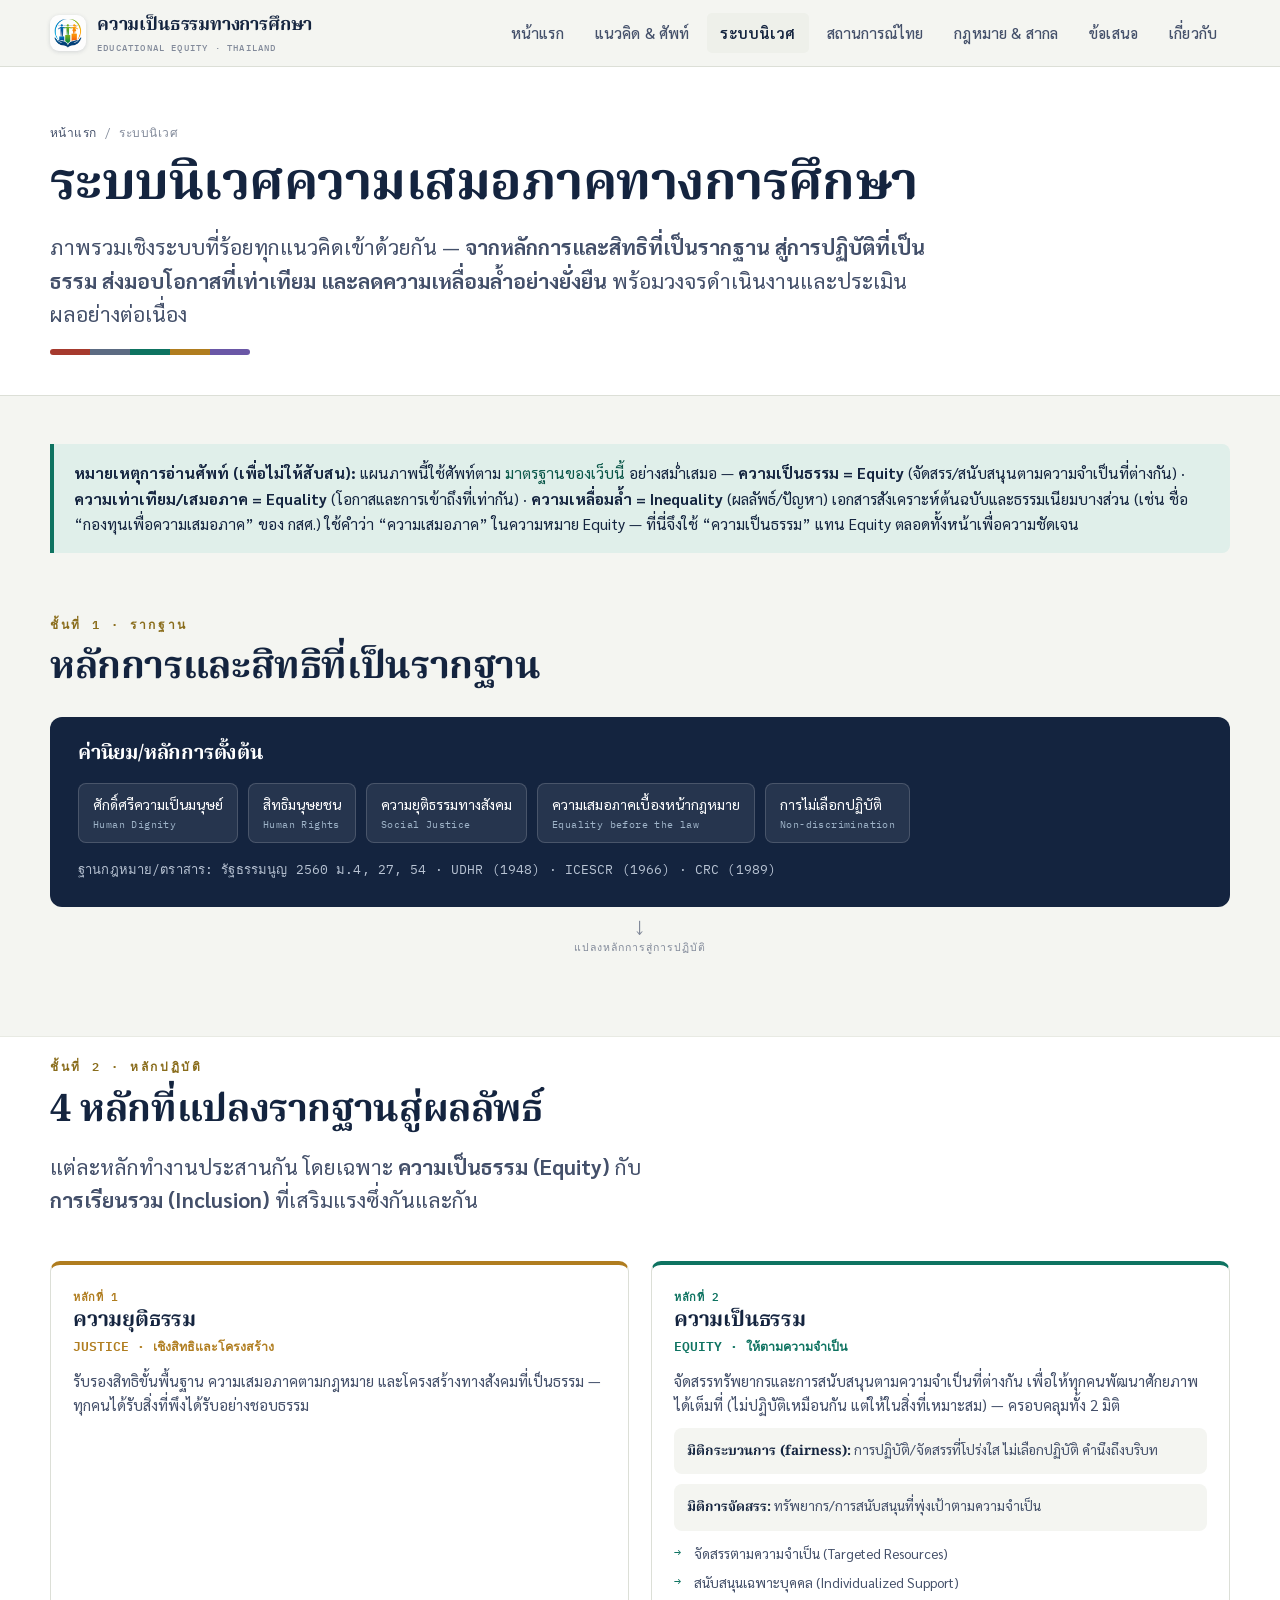
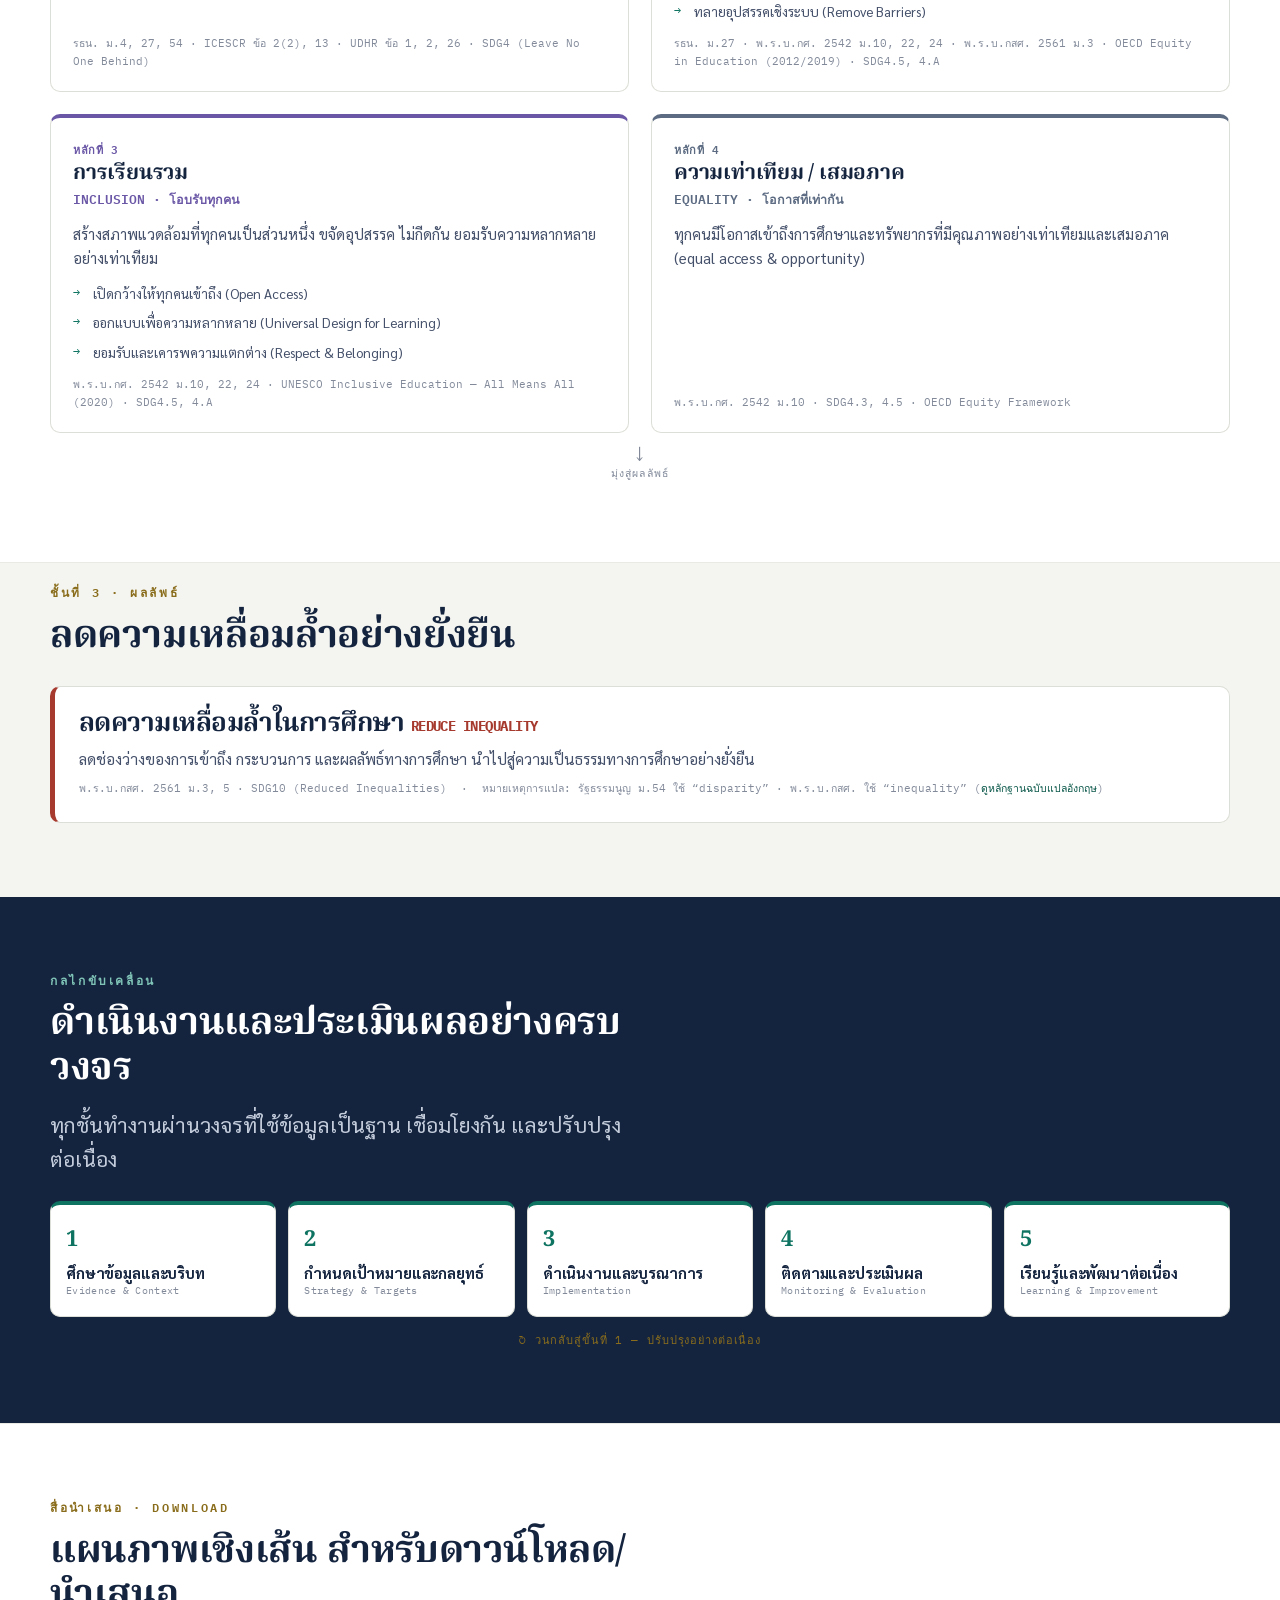
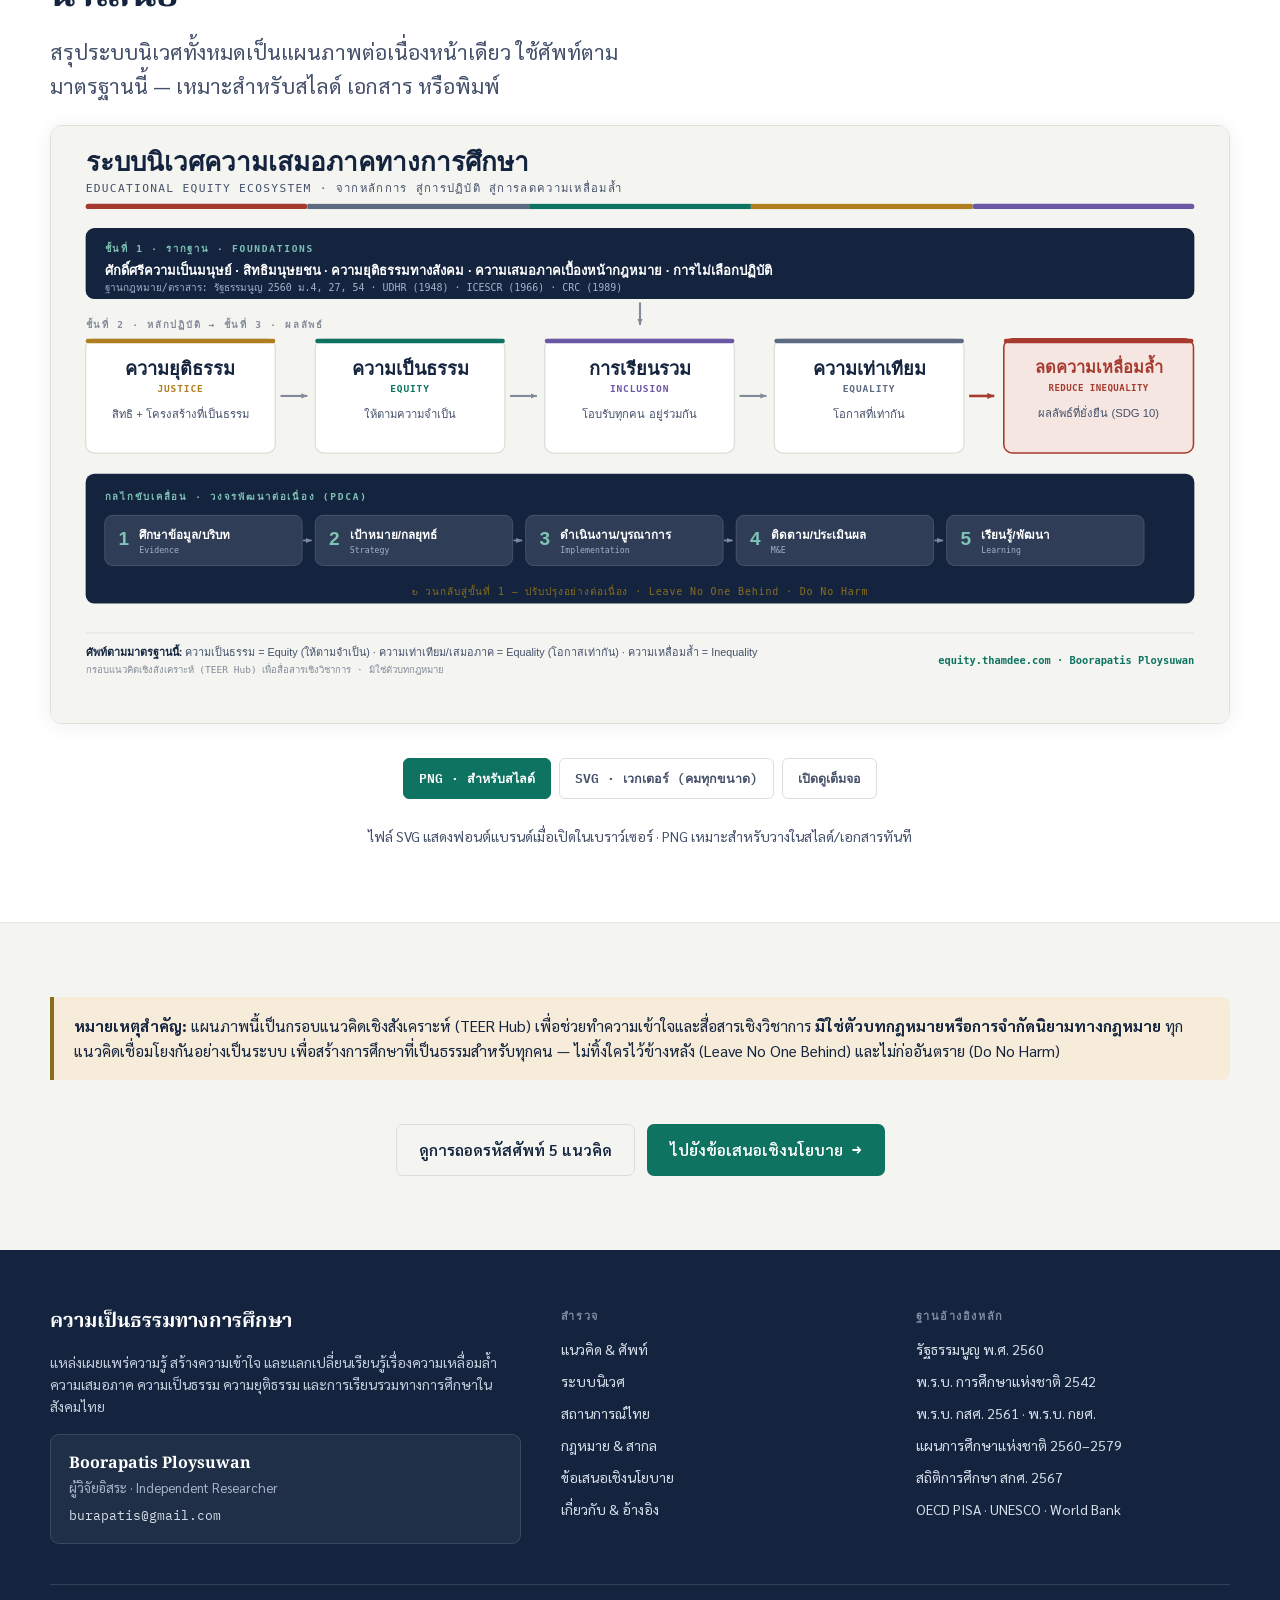
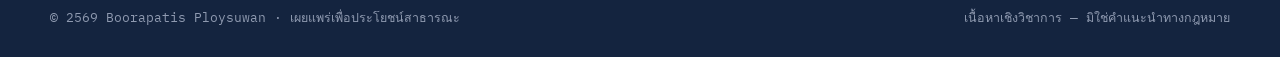
<file: ecosystem.html>
<!DOCTYPE html>
<html lang="th">
<head>
<meta charset="UTF-8">
<meta name="viewport" content="width=device-width, initial-scale=1.0">
<link rel="icon" type="image/png" href="assets/img/favicon.png">
<link rel="canonical" href="https://equity.thamdee.com/ecosystem.html">
<meta property="og:type" content="website">
<meta property="og:site_name" content="ความเป็นธรรมทางการศึกษา">
<meta property="og:locale" content="th_TH">
<meta property="og:title" content="ระบบนิเวศความเสมอภาคทางการศึกษา — ภาพรวมเชิงระบบ">
<meta property="og:description" content="ภาพรวมเชิงระบบ: จากหลักการและสิทธิที่เป็นรากฐาน สู่ความยุติธรรม ความเป็นธรรม การเรียนรวม และโอกาสที่เท่าเทียม เพื่อลดความเหลื่อมล้ำอย่างยั่งยืน">
<meta property="og:url" content="https://equity.thamdee.com/ecosystem.html">
<meta property="og:image" content="https://equity.thamdee.com/assets/img/og-cover.png">
<meta property="og:image:width" content="1200">
<meta property="og:image:height" content="630">
<meta name="twitter:card" content="summary_large_image">
<meta name="twitter:title" content="ระบบนิเวศความเสมอภาคทางการศึกษา — ภาพรวมเชิงระบบ">
<meta name="twitter:description" content="ภาพรวมเชิงระบบของความเป็นธรรมทางการศึกษา: หลักการ → การปฏิบัติ → ผลลัพธ์ พร้อมวงจรพัฒนาต่อเนื่อง">
<meta name="twitter:image" content="https://equity.thamdee.com/assets/img/og-cover.png">
<title>ระบบนิเวศความเสมอภาคทางการศึกษา · ความเป็นธรรมทางการศึกษา</title>
<meta name="description" content="ภาพรวมเชิงระบบ: จากหลักการและสิทธิที่เป็นรากฐาน สู่ความยุติธรรม ความเป็นธรรม การเรียนรวม และโอกาสที่เท่าเทียม เพื่อลดความเหลื่อมล้ำอย่างยั่งยืน">
<link rel="preconnect" href="https://fonts.googleapis.com">
<link rel="preconnect" href="https://fonts.gstatic.com" crossorigin>
<link href="https://fonts.googleapis.com/css2?family=Noto+Serif+Thai:wght@500;600;700&family=Sarabun:wght@400;500;600;700&family=IBM+Plex+Mono:wght@500;600&display=swap" rel="stylesheet">
<link rel="stylesheet" href="assets/css/styles.css">
<script>document.documentElement.classList.add('js');</script>
</head>
<body>

<header class="site-header">
  <div class="wrap nav">
    <a href="index.html" class="brand"><img src="assets/img/logo.png" class="brand-logo" alt="โลโก้ ความเป็นธรรมทางการศึกษา" width="36" height="36"><span>ความเป็นธรรมทางการศึกษา<small>Educational Equity · Thailand</small></span></a>
    <button class="nav-toggle" aria-label="เมนู" aria-expanded="false"><span></span><span></span><span></span></button>
    <ul class="nav-links">
      <li><a href="index.html">หน้าแรก</a></li>
      <li><a href="concepts.html">แนวคิด &amp; ศัพท์</a></li>
      <li><a href="ecosystem.html" class="active">ระบบนิเวศ</a></li>
      <li><a href="situation.html">สถานการณ์ไทย</a></li>
      <li><a href="frameworks.html">กฎหมาย &amp; สากล</a></li>
      <li><a href="recommendations.html">ข้อเสนอ</a></li>
      <li><a href="about.html">เกี่ยวกับ</a></li>
    </ul>
  </div>
</header>

<section class="page-hero">
  <div class="wrap">
    <div class="crumbs"><a href="index.html">หน้าแรก</a> / ระบบนิเวศ</div>
    <h1 style="margin-top:12px">ระบบนิเวศความเสมอภาคทางการศึกษา</h1>
    <p class="lead" style="margin-top:14px;max-width:74ch">ภาพรวมเชิงระบบที่ร้อยทุกแนวคิดเข้าด้วยกัน — <b>จากหลักการและสิทธิที่เป็นรากฐาน สู่การปฏิบัติที่เป็นธรรม ส่งมอบโอกาสที่เท่าเทียม และลดความเหลื่อมล้ำอย่างยั่งยืน</b> พร้อมวงจรดำเนินงานและประเมินผลอย่างต่อเนื่อง</p>
    <div class="spectrum" style="max-width:200px;margin-top:18px"><i></i><i></i><i></i><i></i><i></i></div>
  </div>
</section>

<!-- TERMINOLOGY BRIDGE (anti-confusion) -->
<section class="section tight">
  <div class="wrap">
    <div class="callout eqty reveal" style="margin-top:0">
      <b>หมายเหตุการอ่านศัพท์ (เพื่อไม่ให้สับสน):</b> แผนภาพนี้ใช้ศัพท์ตาม <a href="concepts.html#decoder">มาตรฐานของเว็บนี้</a> อย่างสม่ำเสมอ — <b>ความเป็นธรรม = Equity</b> (จัดสรร/สนับสนุนตามความจำเป็นที่ต่างกัน) · <b>ความเท่าเทียม/เสมอภาค = Equality</b> (โอกาสและการเข้าถึงที่เท่ากัน) · <b>ความเหลื่อมล้ำ = Inequality</b> (ผลลัพธ์/ปัญหา) เอกสารสังเคราะห์ต้นฉบับและธรรมเนียมบางส่วน (เช่น ชื่อ “กองทุนเพื่อความเสมอภาค” ของ กสศ.) ใช้คำว่า “ความเสมอภาค” ในความหมาย Equity — ที่นี่จึงใช้ “ความเป็นธรรม” แทน Equity ตลอดทั้งหน้าเพื่อความชัดเจน
    </div>
  </div>
</section>

<!-- FOUNDATIONS -->
<section class="section" style="padding-top:14px">
  <div class="wrap">
    <div class="head-block reveal"><span class="eyebrow">ชั้นที่ 1 · รากฐาน</span><h2>หลักการและสิทธิที่เป็นรากฐาน</h2></div>
    <div class="found-band reveal mt-m">
      <h3>ค่านิยม/หลักการตั้งต้น</h3>
      <div class="found-chips">
        <div class="found-chip">ศักดิ์ศรีความเป็นมนุษย์<small>Human Dignity</small></div>
        <div class="found-chip">สิทธิมนุษยชน<small>Human Rights</small></div>
        <div class="found-chip">ความยุติธรรมทางสังคม<small>Social Justice</small></div>
        <div class="found-chip">ความเสมอภาคเบื้องหน้ากฎหมาย<small>Equality before the law</small></div>
        <div class="found-chip">การไม่เลือกปฏิบัติ<small>Non-discrimination</small></div>
      </div>
      <div class="found-basis">ฐานกฎหมาย/ตราสาร: รัฐธรรมนูญ 2560 ม.4, 27, 54 · UDHR (1948) · ICESCR (1966) · CRC (1989)</div>
    </div>
    <div class="flow-arrow reveal"><span class="ar">↓</span><span class="lbl">แปลงหลักการสู่การปฏิบัติ</span></div>
  </div>
</section>

<!-- OPERATING PRINCIPLES -->
<section class="section alt" style="padding-top:20px">
  <div class="wrap">
    <div class="head-block reveal"><span class="eyebrow">ชั้นที่ 2 · หลักปฏิบัติ</span><h2>4 หลักที่แปลงรากฐานสู่ผลลัพธ์</h2>
      <p class="lead">แต่ละหลักทำงานประสานกัน โดยเฉพาะ <b>ความเป็นธรรม (Equity)</b> กับ <b>การเรียนรวม (Inclusion)</b> ที่เสริมแรงซึ่งกันและกัน</p></div>

    <div class="grid g-2 mt-l" style="gap:22px">
      <div class="concept-card c-just reveal"><span class="tag">หลักที่ 1</span><h3 style="font-size:21px">ความยุติธรรม</h3><div class="en">JUSTICE · เชิงสิทธิและโครงสร้าง</div>
        <p>รับรองสิทธิขั้นพื้นฐาน ความเสมอภาคตามกฎหมาย และโครงสร้างทางสังคมที่เป็นธรรม — ทุกคนได้รับสิ่งที่พึงได้รับอย่างชอบธรรม</p>
        <div class="node-src">รธน. ม.4, 27, 54 · ICESCR ข้อ 2(2), 13 · UDHR ข้อ 1, 2, 26 · SDG4 (Leave No One Behind)</div>
      </div>

      <div class="concept-card c-eqty reveal"><span class="tag">หลักที่ 2</span><h3 style="font-size:21px">ความเป็นธรรม</h3><div class="en">EQUITY · ให้ตามความจำเป็น</div>
        <p>จัดสรรทรัพยากรและการสนับสนุนตามความจำเป็นที่ต่างกัน เพื่อให้ทุกคนพัฒนาศักยภาพได้เต็มที่ (ไม่ปฏิบัติเหมือนกัน แต่ให้ในสิ่งที่เหมาะสม) — ครอบคลุมทั้ง 2 มิติ</p>
        <div class="eco-dim"><b>มิติกระบวนการ (fairness):</b> การปฏิบัติ/จัดสรรที่โปร่งใส ไม่เลือกปฏิบัติ คำนึงถึงบริบท</div>
        <div class="eco-dim"><b>มิติการจัดสรร:</b> ทรัพยากร/การสนับสนุนที่พุ่งเป้าตามความจำเป็น</div>
        <ul class="node-actions">
          <li>จัดสรรตามความจำเป็น (Targeted Resources)</li>
          <li>สนับสนุนเฉพาะบุคคล (Individualized Support)</li>
          <li>ทลายอุปสรรคเชิงระบบ (Remove Barriers)</li>
        </ul>
        <div class="node-src">รธน. ม.27 · พ.ร.บ.กศ. 2542 ม.10, 22, 24 · พ.ร.บ.กสศ. 2561 ม.3 · OECD Equity in Education (2012/2019) · SDG4.5, 4.A</div>
      </div>

      <div class="concept-card c-incl reveal"><span class="tag">หลักที่ 3</span><h3 style="font-size:21px">การเรียนรวม</h3><div class="en">INCLUSION · โอบรับทุกคน</div>
        <p>สร้างสภาพแวดล้อมที่ทุกคนเป็นส่วนหนึ่ง ขจัดอุปสรรค ไม่กีดกัน ยอมรับความหลากหลายอย่างเท่าเทียม</p>
        <ul class="node-actions">
          <li>เปิดกว้างให้ทุกคนเข้าถึง (Open Access)</li>
          <li>ออกแบบเพื่อความหลากหลาย (Universal Design for Learning)</li>
          <li>ยอมรับและเคารพความแตกต่าง (Respect &amp; Belonging)</li>
        </ul>
        <div class="node-src">พ.ร.บ.กศ. 2542 ม.10, 22, 24 · UNESCO Inclusive Education — All Means All (2020) · SDG4.5, 4.A</div>
      </div>

      <div class="concept-card c-eqal reveal"><span class="tag">หลักที่ 4</span><h3 style="font-size:21px">ความเท่าเทียม / เสมอภาค</h3><div class="en">EQUALITY · โอกาสที่เท่ากัน</div>
        <p>ทุกคนมีโอกาสเข้าถึงการศึกษาและทรัพยากรที่มีคุณภาพอย่างเท่าเทียมและเสมอภาค (equal access &amp; opportunity)</p>
        <div class="node-src">พ.ร.บ.กศ. 2542 ม.10 · SDG4.3, 4.5 · OECD Equity Framework</div>
      </div>
    </div>

    <div class="flow-arrow reveal"><span class="ar">↓</span><span class="lbl">มุ่งสู่ผลลัพธ์</span></div>
  </div>
</section>

<!-- OUTCOME -->
<section class="section" style="padding-top:20px">
  <div class="wrap">
    <div class="head-block reveal"><span class="eyebrow">ชั้นที่ 3 · ผลลัพธ์</span><h2>ลดความเหลื่อมล้ำอย่างยั่งยืน</h2></div>
    <div class="stat accent-ineq reveal mt-m" style="border-left-width:5px">
      <div class="num" style="font-size:26px">ลดความเหลื่อมล้ำในการศึกษา <span style="font-family:var(--mono);font-size:14px;color:var(--c-ineq)">REDUCE INEQUALITY</span></div>
      <p class="lbl" style="font-size:15.5px;max-width:80ch">ลดช่องว่างของการเข้าถึง กระบวนการ และผลลัพธ์ทางการศึกษา นำไปสู่ความเป็นธรรมทางการศึกษาอย่างยั่งยืน</p>
      <div class="node-src" style="padding-top:10px">พ.ร.บ.กสศ. 2561 ม.3, 5 · SDG10 (Reduced Inequalities) &nbsp;·&nbsp; หมายเหตุการแปล: รัฐธรรมนูญ ม.54 ใช้ “disparity” · พ.ร.บ.กสศ. ใช้ “inequality” (<a href="concepts.html">ดูหลักฐานฉบับแปลอังกฤษ</a>)</div>
    </div>
  </div>
</section>

<!-- CONTINUOUS CYCLE -->
<section class="section ink">
  <div class="wrap">
    <div class="head-block reveal"><span class="eyebrow">กลไกขับเคลื่อน</span><h2 style="color:#fff">ดำเนินงานและประเมินผลอย่างครบวงจร</h2>
      <p class="lead" style="color:#c3ccdb">ทุกชั้นทำงานผ่านวงจรที่ใช้ข้อมูลเป็นฐาน เชื่อมโยงกัน และปรับปรุงต่อเนื่อง</p></div>
    <div class="cycle reveal">
      <div class="cycle-step"><div class="n">1</div><h4>ศึกษาข้อมูลและบริบท</h4><div class="en">Evidence &amp; Context</div></div>
      <div class="cycle-step"><div class="n">2</div><h4>กำหนดเป้าหมายและกลยุทธ์</h4><div class="en">Strategy &amp; Targets</div></div>
      <div class="cycle-step"><div class="n">3</div><h4>ดำเนินงานและบูรณาการ</h4><div class="en">Implementation</div></div>
      <div class="cycle-step"><div class="n">4</div><h4>ติดตามและประเมินผล</h4><div class="en">Monitoring &amp; Evaluation</div></div>
      <div class="cycle-step"><div class="n">5</div><h4>เรียนรู้และพัฒนาต่อเนื่อง</h4><div class="en">Learning &amp; Improvement</div></div>
    </div>
    <div class="cycle-loop reveal">↻ วนกลับสู่ขั้นที่ 1 — ปรับปรุงอย่างต่อเนื่อง</div>
  </div>
</section>

<!-- DOWNLOAD DIAGRAM -->
<section class="section alt" id="downloads">
  <div class="wrap">
    <div class="head-block reveal"><span class="eyebrow">สื่อนำเสนอ · Download</span><h2>แผนภาพเชิงเส้น สำหรับดาวน์โหลด/นำเสนอ</h2><p class="lead">สรุประบบนิเวศทั้งหมดเป็นแผนภาพต่อเนื่องหน้าเดียว ใช้ศัพท์ตามมาตรฐานนี้ — เหมาะสำหรับสไลด์ เอกสาร หรือพิมพ์</p></div>
    <a href="assets/media/ecosystem-flow.svg" target="_blank" rel="noopener" class="reveal" style="display:block;margin-top:22px;border:1px solid var(--line);border-radius:12px;overflow:hidden;box-shadow:var(--shadow)">
      <img src="assets/media/ecosystem-flow.svg" alt="แผนภาพเชิงเส้น: รากฐาน → ความยุติธรรม → ความเป็นธรรม → การเรียนรวม → ความเท่าเทียม → ลดความเหลื่อมล้ำ พร้อมวงจรพัฒนาต่อเนื่อง" style="width:100%;display:block;background:#f4f5f1">
    </a>
    <div class="dl-row reveal" style="margin-top:18px;justify-content:center">
      <a class="dl-btn" href="assets/media/ecosystem-flow.png" download>PNG · สำหรับสไลด์</a>
      <a class="dl-btn ghost" href="assets/media/ecosystem-flow.svg" download>SVG · เวกเตอร์ (คมทุกขนาด)</a>
      <a class="dl-btn ghost" href="assets/media/ecosystem-flow.svg" target="_blank" rel="noopener">เปิดดูเต็มจอ</a>
    </div>
    <p class="small muted center reveal mt-m">ไฟล์ SVG แสดงฟอนต์แบรนด์เมื่อเปิดในเบราว์เซอร์ · PNG เหมาะสำหรับวางในสไลด์/เอกสารทันที</p>
  </div>
</section>

<!-- NOTE -->
<section class="section">
  <div class="wrap">
    <div class="callout reveal" style="margin-top:0"><b>หมายเหตุสำคัญ:</b> แผนภาพนี้เป็นกรอบแนวคิดเชิงสังเคราะห์ (TEER Hub) เพื่อช่วยทำความเข้าใจและสื่อสารเชิงวิชาการ <b>มิใช่ตัวบทกฎหมายหรือการจำกัดนิยามทางกฎหมาย</b> ทุกแนวคิดเชื่อมโยงกันอย่างเป็นระบบ เพื่อสร้างการศึกษาที่เป็นธรรมสำหรับทุกคน — ไม่ทิ้งใครไว้ข้างหลัง (Leave No One Behind) และไม่ก่ออันตราย (Do No Harm)</div>
    <div class="center mt-l reveal"><a href="concepts.html" class="btn btn-ghost">ดูการถอดรหัสศัพท์ 5 แนวคิด</a> &nbsp; <a href="recommendations.html" class="btn btn-primary">ไปยังข้อเสนอเชิงนโยบาย <span class="arrow">→</span></a></div>
  </div>
</section>

<footer class="site-footer">
  <div class="wrap">
    <div class="footer-grid">
      <div><div class="brand-f">ความเป็นธรรมทางการศึกษา</div><p>แหล่งเผยแพร่ความรู้ สร้างความเข้าใจ และแลกเปลี่ยนเรียนรู้เรื่องความเหลื่อมล้ำ ความเสมอภาค ความเป็นธรรม ความยุติธรรม และการเรียนรวมทางการศึกษาในสังคมไทย</p><div class="foot-author"><div class="nm">Boorapatis Ploysuwan</div><div class="rl">ผู้วิจัยอิสระ · Independent Researcher</div><a href="mailto:burapatis@gmail.com">burapatis@gmail.com</a></div></div>
      <div><h5>สำรวจ</h5><ul><li><a href="concepts.html">แนวคิด &amp; ศัพท์</a></li><li><a href="ecosystem.html">ระบบนิเวศ</a></li><li><a href="situation.html">สถานการณ์ไทย</a></li><li><a href="frameworks.html">กฎหมาย &amp; สากล</a></li><li><a href="recommendations.html">ข้อเสนอเชิงนโยบาย</a></li><li><a href="about.html">เกี่ยวกับ &amp; อ้างอิง</a></li></ul></div>
      <div><h5>ฐานอ้างอิงหลัก</h5><ul><li><a href="https://www.ratchakitcha.soc.go.th/DATA/PDF/2560/A/040/1.PDF" target="_blank" rel="noopener">รัฐธรรมนูญ พ.ศ. 2560</a></li><li><a href="assets/docs/national-education-act-2542.pdf" target="_blank" rel="noopener">พ.ร.บ. การศึกษาแห่งชาติ 2542</a></li><li><a href="assets/docs/eef-act-2561.pdf" target="_blank" rel="noopener">พ.ร.บ. กสศ. 2561</a> · <a href="assets/docs/student-loan-act.pdf" target="_blank" rel="noopener">พ.ร.บ. กยศ.</a></li><li><a href="assets/docs/national-education-plan-2560-2579.pdf" target="_blank" rel="noopener">แผนการศึกษาแห่งชาติ 2560–2579</a></li><li><a href="assets/docs/education-statistics-2567.pdf" target="_blank" rel="noopener">สถิติการศึกษา สกศ. 2567</a></li><li><a href="https://www.oecd.org/en/publications/pisa-2022-results-volume-i_53f23881-en.html" target="_blank" rel="noopener">OECD PISA</a> · <a href="https://www.unesco.org/sdg4education2030/en/about-us" target="_blank" rel="noopener">UNESCO</a> · <a href="https://www.worldbank.org/en/topic/education/brief/what-is-learning-poverty" target="_blank" rel="noopener">World Bank</a></li></ul></div>
    </div>
    <div class="footer-bottom"><span>© <span id="year">2568</span> Boorapatis Ploysuwan · เผยแพร่เพื่อประโยชน์สาธารณะ</span><span>เนื้อหาเชิงวิชาการ — มิใช่คำแนะนำทางกฎหมาย</span></div>
  </div>
</footer>

<button class="backtop" aria-label="กลับขึ้นบน">↑</button>
<script src="assets/js/main.js"></script>
</body>
</html>
</file>
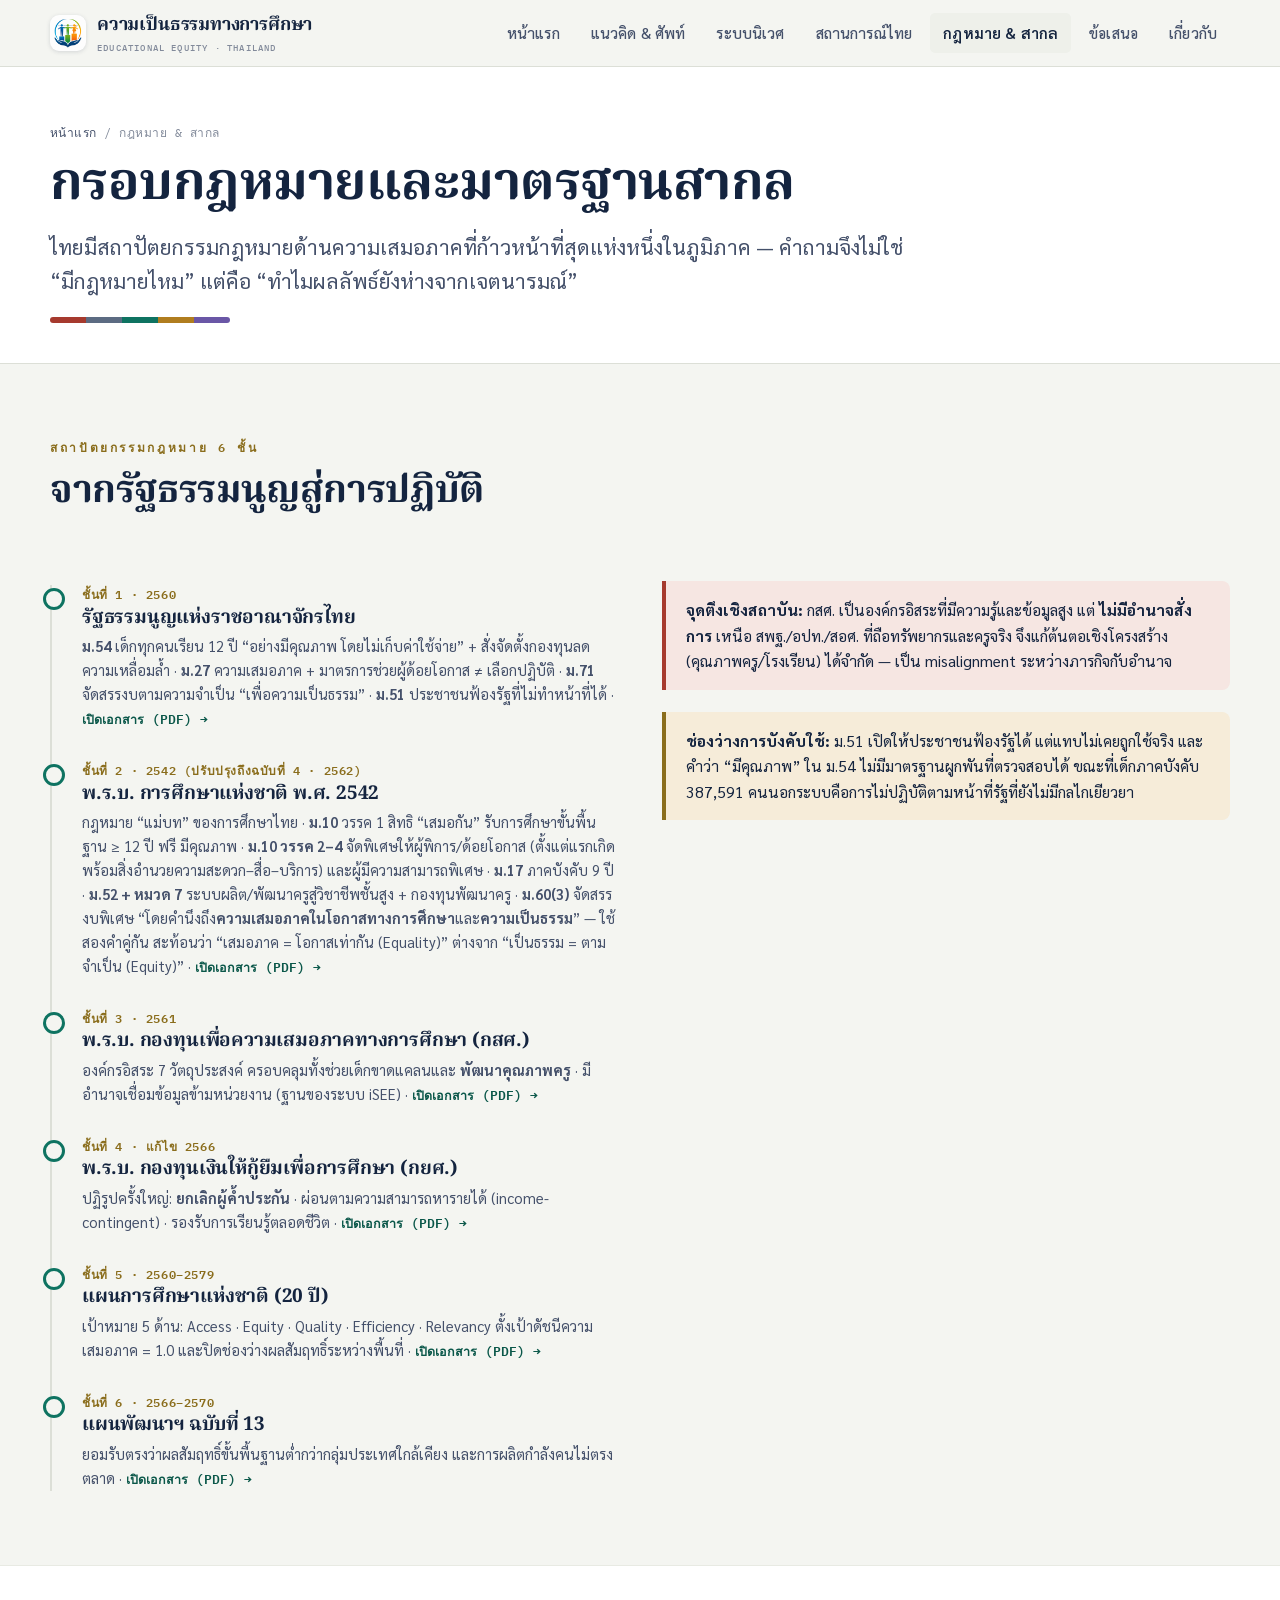
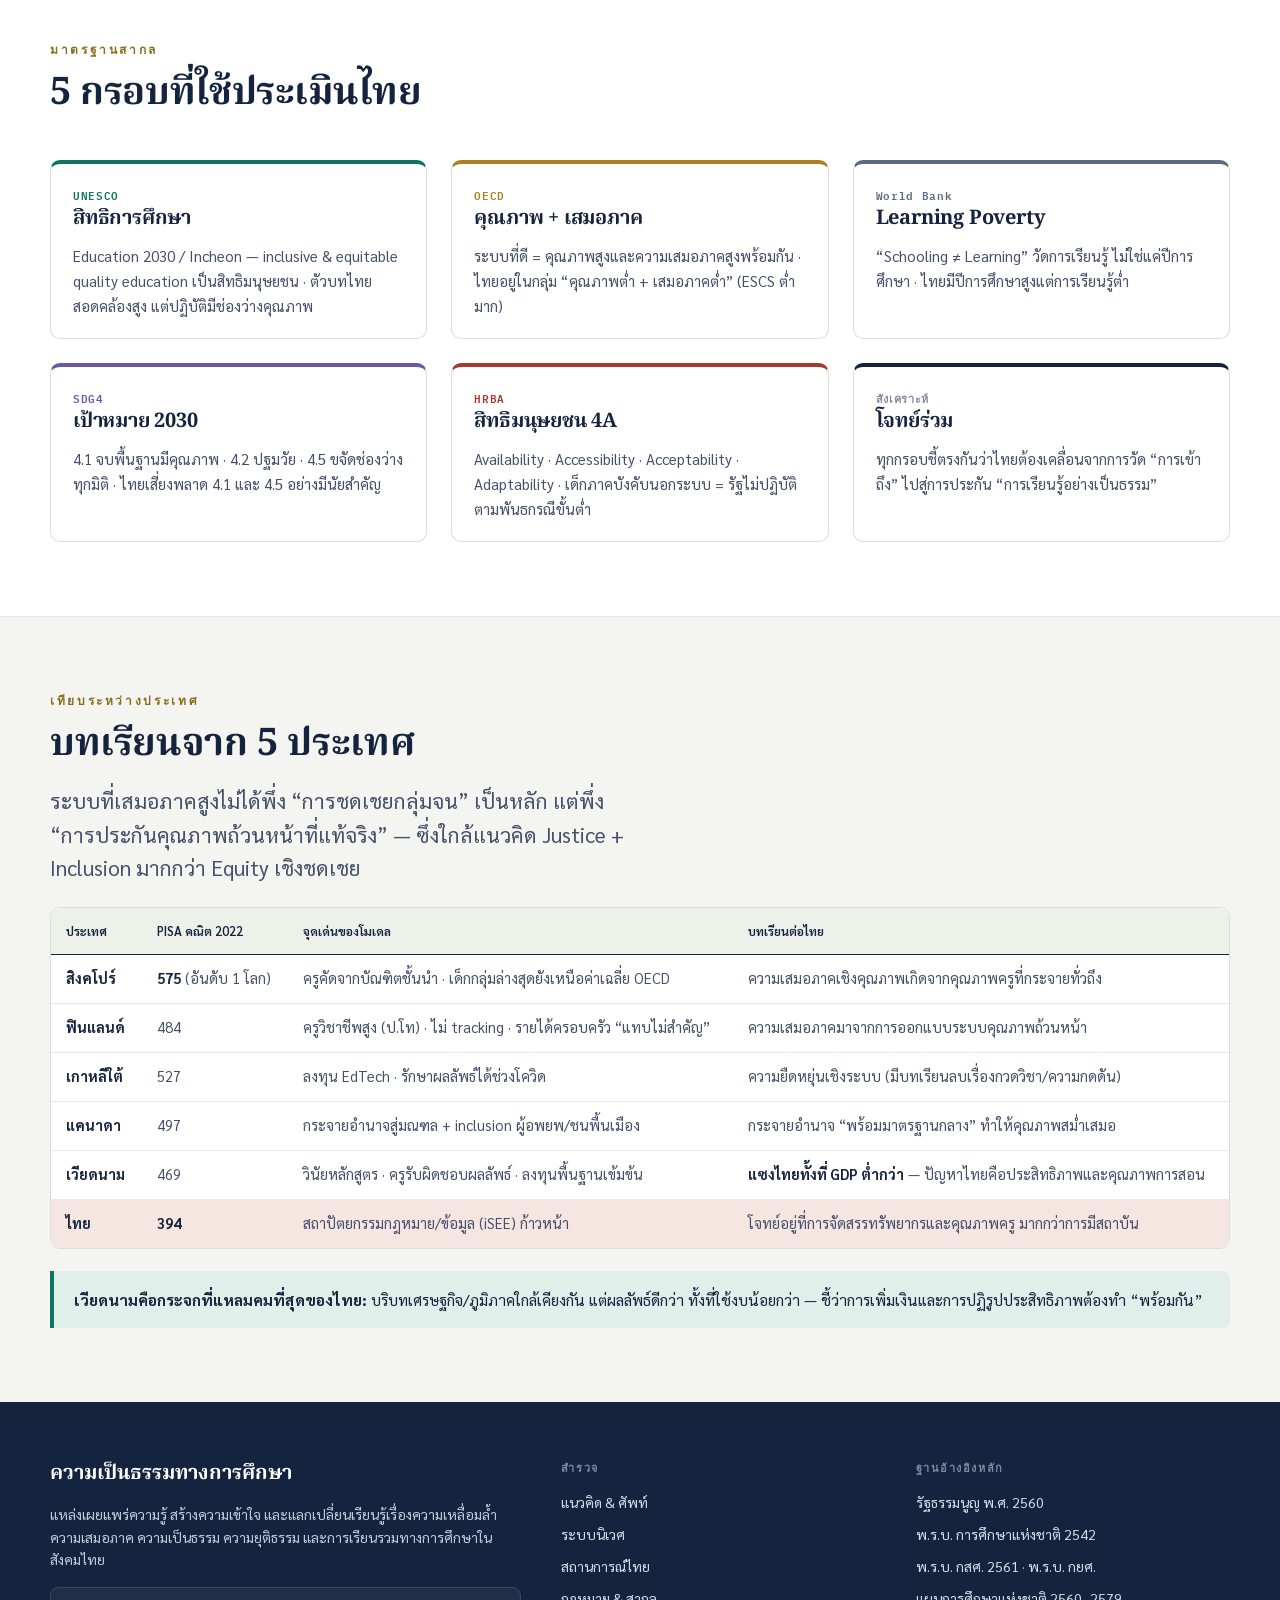
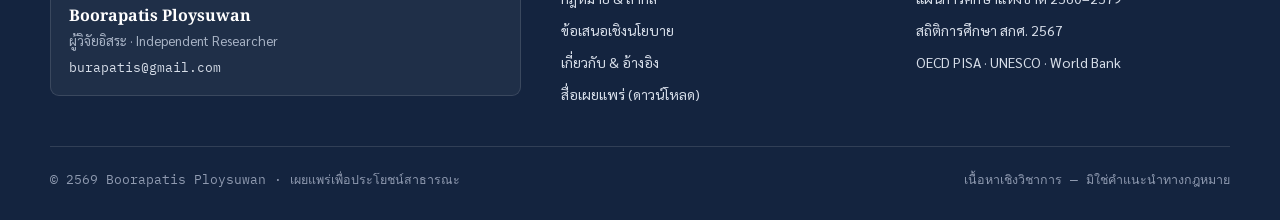
<file: frameworks.html>
<!DOCTYPE html>
<html lang="th">
<head>
<meta charset="UTF-8">
<meta name="viewport" content="width=device-width, initial-scale=1.0">
<link rel="icon" type="image/png" href="assets/img/favicon.png">
<link rel="canonical" href="https://equity.thamdee.com/frameworks.html">
<meta property="og:type" content="website">
<meta property="og:site_name" content="ความเป็นธรรมทางการศึกษา">
<meta property="og:locale" content="th_TH">
<meta property="og:title" content="กรอบกฎหมายและมาตรฐานสากล">
<meta property="og:description" content="สถาปัตยกรรมกฎหมายการศึกษาไทย (รัฐธรรมนูญ กสศ. กยศ. แผนชาติ) กรอบสากล (UNESCO OECD World Bank SDG4 HRBA) และการเทียบกับ 5 ประเทศ">
<meta property="og:url" content="https://equity.thamdee.com/frameworks.html">
<meta property="og:image" content="https://equity.thamdee.com/assets/img/og-cover.png">
<meta property="og:image:width" content="1200">
<meta property="og:image:height" content="630">
<meta name="twitter:card" content="summary_large_image">
<meta name="twitter:title" content="กรอบกฎหมายและมาตรฐานสากล">
<meta name="twitter:description" content="สถาปัตยกรรมกฎหมายการศึกษาไทย (รัฐธรรมนูญ กสศ. กยศ. แผนชาติ) กรอบสากล (UNESCO OECD World Bank SDG4 HRBA) และการเทียบกับ 5 ประเทศ">
<meta name="twitter:image" content="https://equity.thamdee.com/assets/img/og-cover.png">
<link rel="icon" type="image/png" href="assets/img/logo.png">
<title>กฎหมาย &amp; สากล · ความเป็นธรรมทางการศึกษา</title>
<meta name="description" content="สถาปัตยกรรมกฎหมายการศึกษาไทย (รัฐธรรมนูญ กสศ. กยศ. แผนชาติ) กรอบสากล (UNESCO OECD World Bank SDG4 HRBA) และการเทียบกับ 5 ประเทศ">
<link rel="preconnect" href="https://fonts.googleapis.com">
<link rel="preconnect" href="https://fonts.gstatic.com" crossorigin>
<link href="https://fonts.googleapis.com/css2?family=Noto+Serif+Thai:wght@500;600;700&family=Sarabun:wght@400;500;600;700&family=IBM+Plex+Mono:wght@500;600&display=swap" rel="stylesheet">
<link rel="stylesheet" href="assets/css/styles.css">
<script>document.documentElement.classList.add('js');</script>
</head>
<body>

<header class="site-header">
  <div class="wrap nav">
    <a href="index.html" class="brand"><img class="brand-logo" src="assets/img/logo.png" alt="โลโก้ ความเป็นธรรมทางการศึกษา"><span>ความเป็นธรรมทางการศึกษา<small>Educational Equity · Thailand</small></span></a>
    <button class="nav-toggle" aria-label="เมนู" aria-expanded="false"><span></span><span></span><span></span></button>
    <ul class="nav-links">
      <li><a href="index.html">หน้าแรก</a></li>
      <li><a href="concepts.html">แนวคิด &amp; ศัพท์</a></li><li><a href="ecosystem.html">ระบบนิเวศ</a></li>
      <li><a href="situation.html">สถานการณ์ไทย</a></li>
      <li><a href="frameworks.html" class="active">กฎหมาย &amp; สากล</a></li>
      <li><a href="recommendations.html">ข้อเสนอ</a></li>
      <li><a href="about.html">เกี่ยวกับ</a></li>
    </ul>
  </div>
</header>

<section class="page-hero">
  <div class="wrap">
    <div class="crumbs"><a href="index.html">หน้าแรก</a> / กฎหมาย &amp; สากล</div>
    <h1 style="margin-top:12px">กรอบกฎหมายและมาตรฐานสากล</h1>
    <p class="lead" style="margin-top:14px;max-width:72ch">ไทยมีสถาปัตยกรรมกฎหมายด้านความเสมอภาคที่ก้าวหน้าที่สุดแห่งหนึ่งในภูมิภาค — คำถามจึงไม่ใช่ “มีกฎหมายไหม” แต่คือ “ทำไมผลลัพธ์ยังห่างจากเจตนารมณ์”</p>
    <div class="spectrum"><i></i><i></i><i></i><i></i><i></i></div>
  </div>
</section>

<!-- LEGAL LAYERS -->
<section class="section">
  <div class="wrap">
    <div class="head-block reveal"><span class="eyebrow">สถาปัตยกรรมกฎหมาย 6 ชั้น</span><h2>จากรัฐธรรมนูญสู่การปฏิบัติ</h2></div>
    <div class="grid g-2 mt-l" style="gap:44px;align-items:start">
      <div class="layers reveal">
        <div class="layer"><div class="yr">ชั้นที่ 1 · 2560</div><h4>รัฐธรรมนูญแห่งราชอาณาจักรไทย</h4><p><b>ม.54</b> เด็กทุกคนเรียน 12 ปี “อย่างมีคุณภาพ โดยไม่เก็บค่าใช้จ่าย” + สั่งจัดตั้งกองทุนลดความเหลื่อมล้ำ · <b>ม.27</b> ความเสมอภาค + มาตรการช่วยผู้ด้อยโอกาส ≠ เลือกปฏิบัติ · <b>ม.71</b> จัดสรรงบตามความจำเป็น “เพื่อความเป็นธรรม” · <b>ม.51</b> ประชาชนฟ้องรัฐที่ไม่ทำหน้าที่ได้ · <a href="https://www.ratchakitcha.soc.go.th/DATA/PDF/2560/A/040/1.PDF" target="_blank" rel="noopener">เปิดเอกสาร (PDF) →</a></p></div>
        <div class="layer"><div class="yr">ชั้นที่ 2 · 2542 (ปรับปรุงถึงฉบับที่ 4 · 2562)</div><h4>พ.ร.บ. การศึกษาแห่งชาติ พ.ศ. 2542</h4><p>กฎหมาย “แม่บท” ของการศึกษาไทย · <b>ม.10</b> วรรค 1 สิทธิ “เสมอกัน” รับการศึกษาขั้นพื้นฐาน ≥ 12 ปี ฟรี มีคุณภาพ · <b>ม.10 วรรค 2–4</b> จัดพิเศษให้ผู้พิการ/ด้อยโอกาส (ตั้งแต่แรกเกิด พร้อมสิ่งอำนวยความสะดวก–สื่อ–บริการ) และผู้มีความสามารถพิเศษ · <b>ม.17</b> ภาคบังคับ 9 ปี · <b>ม.52 + หมวด 7</b> ระบบผลิต/พัฒนาครูสู่วิชาชีพชั้นสูง + กองทุนพัฒนาครู · <b>ม.60(3)</b> จัดสรรงบพิเศษ “โดยคำนึงถึง<b>ความเสมอภาคในโอกาสทางการศึกษา</b>และ<b>ความเป็นธรรม</b>” — ใช้สองคำคู่กัน สะท้อนว่า “เสมอภาค = โอกาสเท่ากัน (Equality)” ต่างจาก “เป็นธรรม = ตามจำเป็น (Equity)” · <a href="assets/docs/national-education-act-2542.pdf" target="_blank" rel="noopener">เปิดเอกสาร (PDF) →</a></p></div>
        <div class="layer"><div class="yr">ชั้นที่ 3 · 2561</div><h4>พ.ร.บ. กองทุนเพื่อความเสมอภาคทางการศึกษา (กสศ.)</h4><p>องค์กรอิสระ 7 วัตถุประสงค์ ครอบคลุมทั้งช่วยเด็กขาดแคลนและ <b>พัฒนาคุณภาพครู</b> · มีอำนาจเชื่อมข้อมูลข้ามหน่วยงาน (ฐานของระบบ iSEE) · <a href="assets/docs/eef-act-2561.pdf" target="_blank" rel="noopener">เปิดเอกสาร (PDF) →</a></p></div>
        <div class="layer"><div class="yr">ชั้นที่ 4 · แก้ไข 2566</div><h4>พ.ร.บ. กองทุนเงินให้กู้ยืมเพื่อการศึกษา (กยศ.)</h4><p>ปฏิรูปครั้งใหญ่: <b>ยกเลิกผู้ค้ำประกัน</b> · ผ่อนตามความสามารถหารายได้ (income-contingent) · รองรับการเรียนรู้ตลอดชีวิต · <a href="assets/docs/student-loan-act.pdf" target="_blank" rel="noopener">เปิดเอกสาร (PDF) →</a></p></div>
        <div class="layer"><div class="yr">ชั้นที่ 5 · 2560–2579</div><h4>แผนการศึกษาแห่งชาติ (20 ปี)</h4><p>เป้าหมาย 5 ด้าน: Access · Equity · Quality · Efficiency · Relevancy ตั้งเป้าดัชนีความเสมอภาค = 1.0 และปิดช่องว่างผลสัมฤทธิ์ระหว่างพื้นที่ · <a href="assets/docs/national-education-plan-2560-2579.pdf" target="_blank" rel="noopener">เปิดเอกสาร (PDF) →</a></p></div>
        <div class="layer"><div class="yr">ชั้นที่ 6 · 2566–2570</div><h4>แผนพัฒนาฯ ฉบับที่ 13</h4><p>ยอมรับตรงว่าผลสัมฤทธิ์ขั้นพื้นฐานต่ำกว่ากลุ่มประเทศใกล้เคียง และการผลิตกำลังคนไม่ตรงตลาด · <a href="assets/docs/national-plan-13-2566-2570.pdf" target="_blank" rel="noopener">เปิดเอกสาร (PDF) →</a></p></div>
      </div>
      <div class="reveal">
        <div class="callout ineq"><b>จุดตึงเชิงสถาบัน:</b> กสศ. เป็นองค์กรอิสระที่มีความรู้และข้อมูลสูง แต่ <b>ไม่มีอำนาจสั่งการ</b> เหนือ สพฐ./อปท./สอศ. ที่ถือทรัพยากรและครูจริง จึงแก้ต้นตอเชิงโครงสร้าง (คุณภาพครู/โรงเรียน) ได้จำกัด — เป็น misalignment ระหว่างภารกิจกับอำนาจ</div>
        <div class="callout" style="margin-top:22px"><b>ช่องว่างการบังคับใช้:</b> ม.51 เปิดให้ประชาชนฟ้องรัฐได้ แต่แทบไม่เคยถูกใช้จริง และคำว่า “มีคุณภาพ” ใน ม.54 ไม่มีมาตรฐานผูกพันที่ตรวจสอบได้ ขณะที่เด็กภาคบังคับ 387,591 คนนอกระบบคือการไม่ปฏิบัติตามหน้าที่รัฐที่ยังไม่มีกลไกเยียวยา</div>
      </div>
    </div>
  </div>
</section>

<!-- INTERNATIONAL FRAMEWORKS -->
<section class="section alt">
  <div class="wrap">
    <div class="head-block reveal"><span class="eyebrow">มาตรฐานสากล</span><h2>5 กรอบที่ใช้ประเมินไทย</h2></div>
    <div class="grid g-3 mt-l">
      <div class="concept-card reveal" style="border-top-color:var(--c-eqty)"><span class="tag" style="color:var(--c-eqty)">UNESCO</span><h3 style="font-size:20px">สิทธิการศึกษา</h3><p>Education 2030 / Incheon — inclusive &amp; equitable quality education เป็นสิทธิมนุษยชน · ตัวบทไทยสอดคล้องสูง แต่ปฏิบัติมีช่องว่างคุณภาพ</p></div>
      <div class="concept-card reveal" style="border-top-color:var(--c-just)"><span class="tag" style="color:var(--c-just)">OECD</span><h3 style="font-size:20px">คุณภาพ + เสมอภาค</h3><p>ระบบที่ดี = คุณภาพสูงและความเสมอภาคสูงพร้อมกัน · ไทยอยู่ในกลุ่ม “คุณภาพต่ำ + เสมอภาคต่ำ” (ESCS ต่ำมาก)</p></div>
      <div class="concept-card reveal" style="border-top-color:var(--c-eqal)"><span class="tag" style="color:var(--c-eqal)">World Bank</span><h3 style="font-size:20px">Learning Poverty</h3><p>“Schooling ≠ Learning” วัดการเรียนรู้ ไม่ใช่แค่ปีการศึกษา · ไทยมีปีการศึกษาสูงแต่การเรียนรู้ต่ำ</p></div>
      <div class="concept-card reveal" style="border-top-color:var(--c-incl)"><span class="tag" style="color:var(--c-incl)">SDG4</span><h3 style="font-size:20px">เป้าหมาย 2030</h3><p>4.1 จบพื้นฐานมีคุณภาพ · 4.2 ปฐมวัย · 4.5 ขจัดช่องว่างทุกมิติ · ไทยเสี่ยงพลาด 4.1 และ 4.5 อย่างมีนัยสำคัญ</p></div>
      <div class="concept-card reveal" style="border-top-color:var(--c-ineq)"><span class="tag" style="color:var(--c-ineq)">HRBA</span><h3 style="font-size:20px">สิทธิมนุษยชน 4A</h3><p>Availability · Accessibility · Acceptability · Adaptability · เด็กภาคบังคับนอกระบบ = รัฐไม่ปฏิบัติตามพันธกรณีขั้นต่ำ</p></div>
      <div class="concept-card reveal" style="border-top-color:var(--ink)"><span class="tag" style="color:var(--ink-faint)">สังเคราะห์</span><h3 style="font-size:20px">โจทย์ร่วม</h3><p>ทุกกรอบชี้ตรงกันว่าไทยต้องเคลื่อนจากการวัด “การเข้าถึง” ไปสู่การประกัน “การเรียนรู้อย่างเป็นธรรม”</p></div>
    </div>
  </div>
</section>

<!-- COUNTRY COMPARISON -->
<section class="section">
  <div class="wrap">
    <div class="head-block reveal"><span class="eyebrow">เทียบระหว่างประเทศ</span><h2>บทเรียนจาก 5 ประเทศ</h2>
      <p class="lead">ระบบที่เสมอภาคสูงไม่ได้พึ่ง “การชดเชยกลุ่มจน” เป็นหลัก แต่พึ่ง “การประกันคุณภาพถ้วนหน้าที่แท้จริง” — ซึ่งใกล้แนวคิด Justice + Inclusion มากกว่า Equity เชิงชดเชย</p></div>
    <div class="table-wrap reveal mt-m">
      <table class="data">
        <thead><tr><th>ประเทศ</th><th>PISA คณิต 2022</th><th>จุดเด่นของโมเดล</th><th>บทเรียนต่อไทย</th></tr></thead>
        <tbody>
          <tr><td><b>สิงคโปร์</b></td><td><b>575</b> (อันดับ 1 โลก)</td><td>ครูคัดจากบัณฑิตชั้นนำ · เด็กกลุ่มล่างสุดยังเหนือค่าเฉลี่ย OECD</td><td>ความเสมอภาคเชิงคุณภาพเกิดจากคุณภาพครูที่กระจายทั่วถึง</td></tr>
          <tr><td><b>ฟินแลนด์</b></td><td>484</td><td>ครูวิชาชีพสูง (ป.โท) · ไม่ tracking · รายได้ครอบครัว “แทบไม่สำคัญ”</td><td>ความเสมอภาคมาจากการออกแบบระบบคุณภาพถ้วนหน้า</td></tr>
          <tr><td><b>เกาหลีใต้</b></td><td>527</td><td>ลงทุน EdTech · รักษาผลลัพธ์ได้ช่วงโควิด</td><td>ความยืดหยุ่นเชิงระบบ (มีบทเรียนลบเรื่องกวดวิชา/ความกดดัน)</td></tr>
          <tr><td><b>แคนาดา</b></td><td>497</td><td>กระจายอำนาจสู่มณฑล + inclusion ผู้อพยพ/ชนพื้นเมือง</td><td>กระจายอำนาจ “พร้อมมาตรฐานกลาง” ทำให้คุณภาพสม่ำเสมอ</td></tr>
          <tr><td><b>เวียดนาม</b></td><td>469</td><td>วินัยหลักสูตร · ครูรับผิดชอบผลลัพธ์ · ลงทุนพื้นฐานเข้มข้น</td><td><b>แซงไทยทั้งที่ GDP ต่ำกว่า</b> — ปัญหาไทยคือประสิทธิภาพและคุณภาพการสอน</td></tr>
          <tr style="background:var(--c-ineq-bg)"><td><b>ไทย</b></td><td><b>394</b></td><td>สถาปัตยกรรมกฎหมาย/ข้อมูล (iSEE) ก้าวหน้า</td><td>โจทย์อยู่ที่การจัดสรรทรัพยากรและคุณภาพครู มากกว่าการมีสถาบัน</td></tr>
        </tbody>
      </table>
    </div>
    <div class="callout eqty reveal"><b>เวียดนามคือกระจกที่แหลมคมที่สุดของไทย:</b> บริบทเศรษฐกิจ/ภูมิภาคใกล้เคียงกัน แต่ผลลัพธ์ดีกว่า ทั้งที่ใช้งบน้อยกว่า — ชี้ว่าการเพิ่มเงินและการปฏิรูปประสิทธิภาพต้องทำ “พร้อมกัน”</div>
  </div>
</section>

<footer class="site-footer">
  <div class="wrap">
    <div class="footer-grid">
      <div><div class="brand-f">ความเป็นธรรมทางการศึกษา</div><p>แหล่งเผยแพร่ความรู้ สร้างความเข้าใจ และแลกเปลี่ยนเรียนรู้เรื่องความเหลื่อมล้ำ ความเสมอภาค ความเป็นธรรม ความยุติธรรม และการเรียนรวมทางการศึกษาในสังคมไทย</p><div class="foot-author"><div class="nm">Boorapatis Ploysuwan</div><div class="rl">ผู้วิจัยอิสระ · Independent Researcher</div><a href="mailto:burapatis@gmail.com">burapatis@gmail.com</a></div></div>
      <div><h5>สำรวจ</h5><ul><li><a href="concepts.html">แนวคิด &amp; ศัพท์</a></li><li><a href="ecosystem.html">ระบบนิเวศ</a></li><li><a href="situation.html">สถานการณ์ไทย</a></li><li><a href="frameworks.html">กฎหมาย &amp; สากล</a></li><li><a href="recommendations.html">ข้อเสนอเชิงนโยบาย</a></li><li><a href="about.html">เกี่ยวกับ &amp; อ้างอิง</a></li><li><a href="concepts.html#downloads">สื่อเผยแพร่ (ดาวน์โหลด)</a></li></ul></div>
      <div><h5>ฐานอ้างอิงหลัก</h5><ul><li><a href="https://www.ratchakitcha.soc.go.th/DATA/PDF/2560/A/040/1.PDF" target="_blank" rel="noopener">รัฐธรรมนูญ พ.ศ. 2560</a></li><li><a href="assets/docs/national-education-act-2542.pdf" target="_blank" rel="noopener">พ.ร.บ. การศึกษาแห่งชาติ 2542</a></li><li><a href="assets/docs/eef-act-2561.pdf" target="_blank" rel="noopener">พ.ร.บ. กสศ. 2561</a> · <a href="assets/docs/student-loan-act.pdf" target="_blank" rel="noopener">พ.ร.บ. กยศ.</a></li><li><a href="assets/docs/national-education-plan-2560-2579.pdf" target="_blank" rel="noopener">แผนการศึกษาแห่งชาติ 2560–2579</a></li><li><a href="assets/docs/education-statistics-2567.pdf" target="_blank" rel="noopener">สถิติการศึกษา สกศ. 2567</a></li><li><a href="https://www.oecd.org/en/publications/pisa-2022-results-volume-i_53f23881-en.html" target="_blank" rel="noopener">OECD PISA</a> · <a href="https://www.unesco.org/sdg4education2030/en/about-us" target="_blank" rel="noopener">UNESCO</a> · <a href="https://www.worldbank.org/en/topic/education/brief/what-is-learning-poverty" target="_blank" rel="noopener">World Bank</a></li></ul></div>
    </div>
    <div class="footer-bottom"><span>© <span id="year">2568</span> Boorapatis Ploysuwan · เผยแพร่เพื่อประโยชน์สาธารณะ</span><span>เนื้อหาเชิงวิชาการ — มิใช่คำแนะนำทางกฎหมาย</span></div>
  </div>
</footer>

<button class="backtop" aria-label="กลับขึ้นบน">↑</button>
<script src="assets/js/main.js"></script>
</body>
</html>
</file>
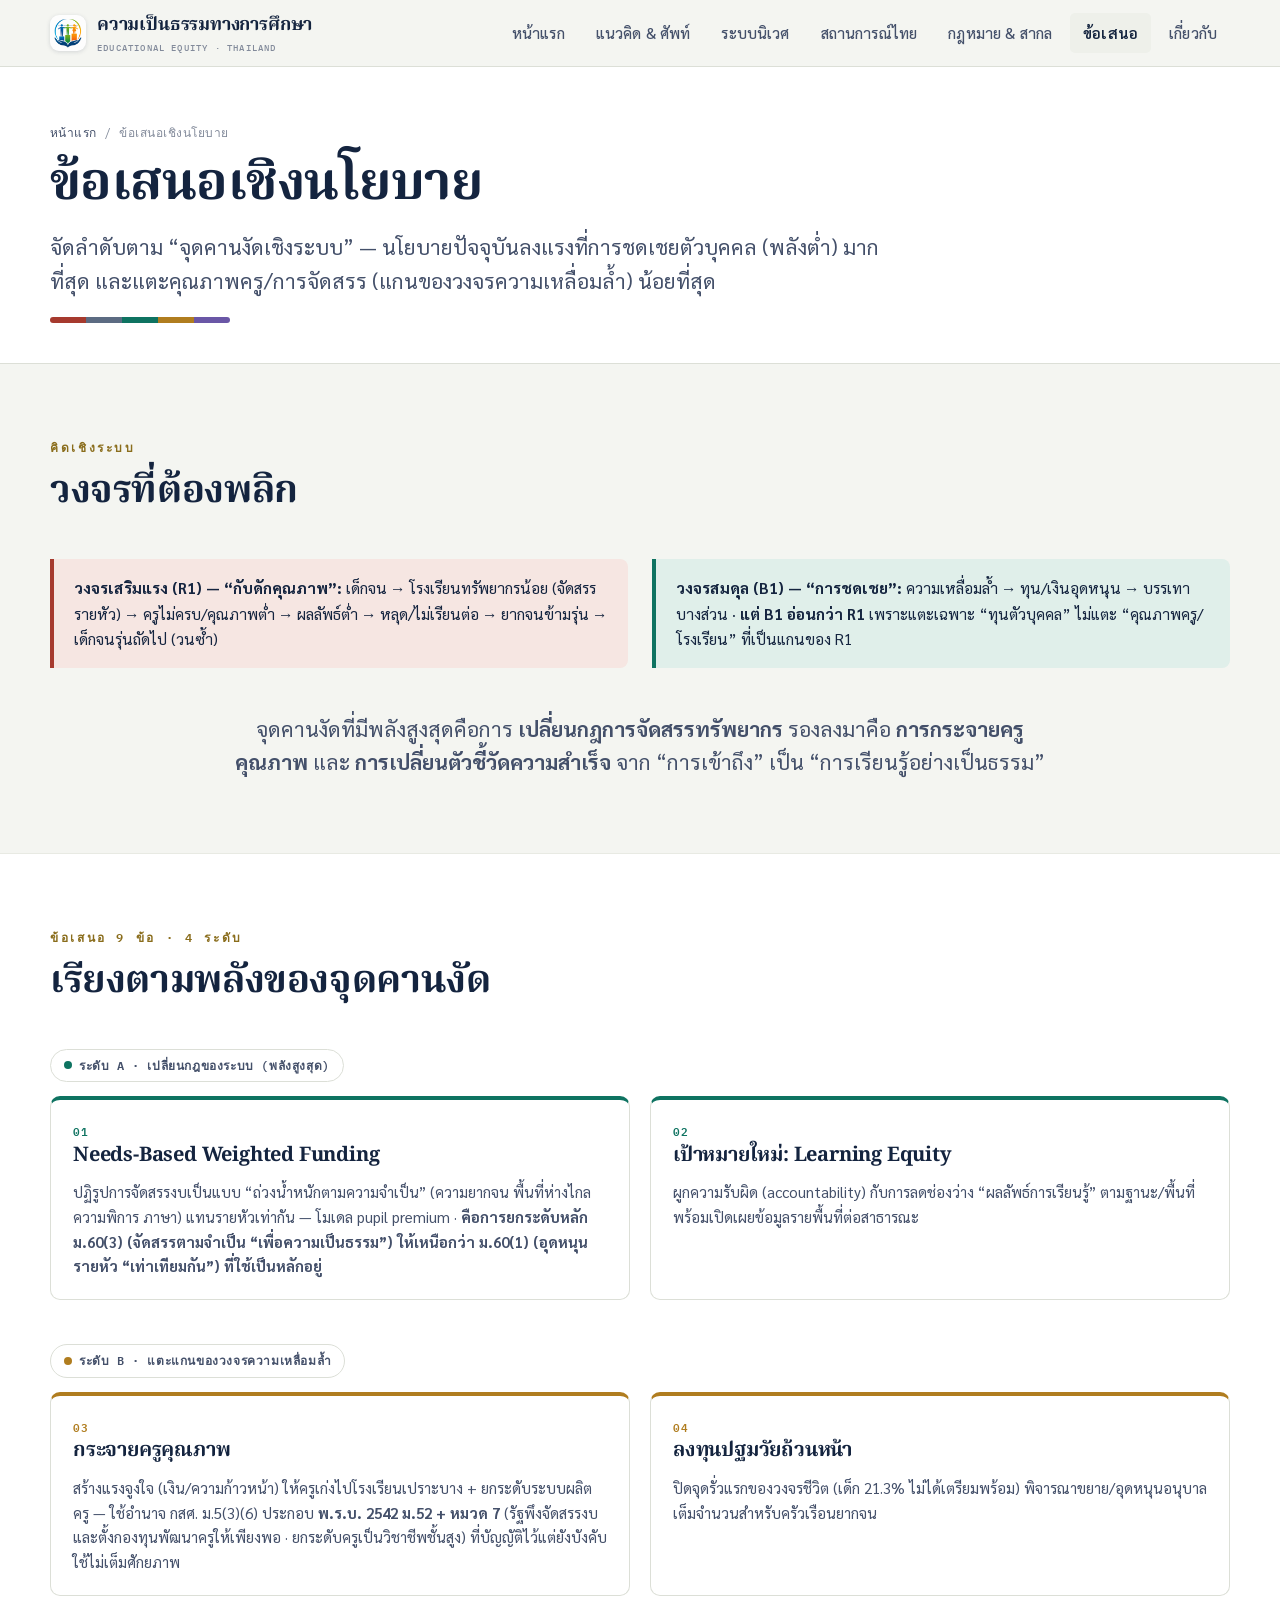
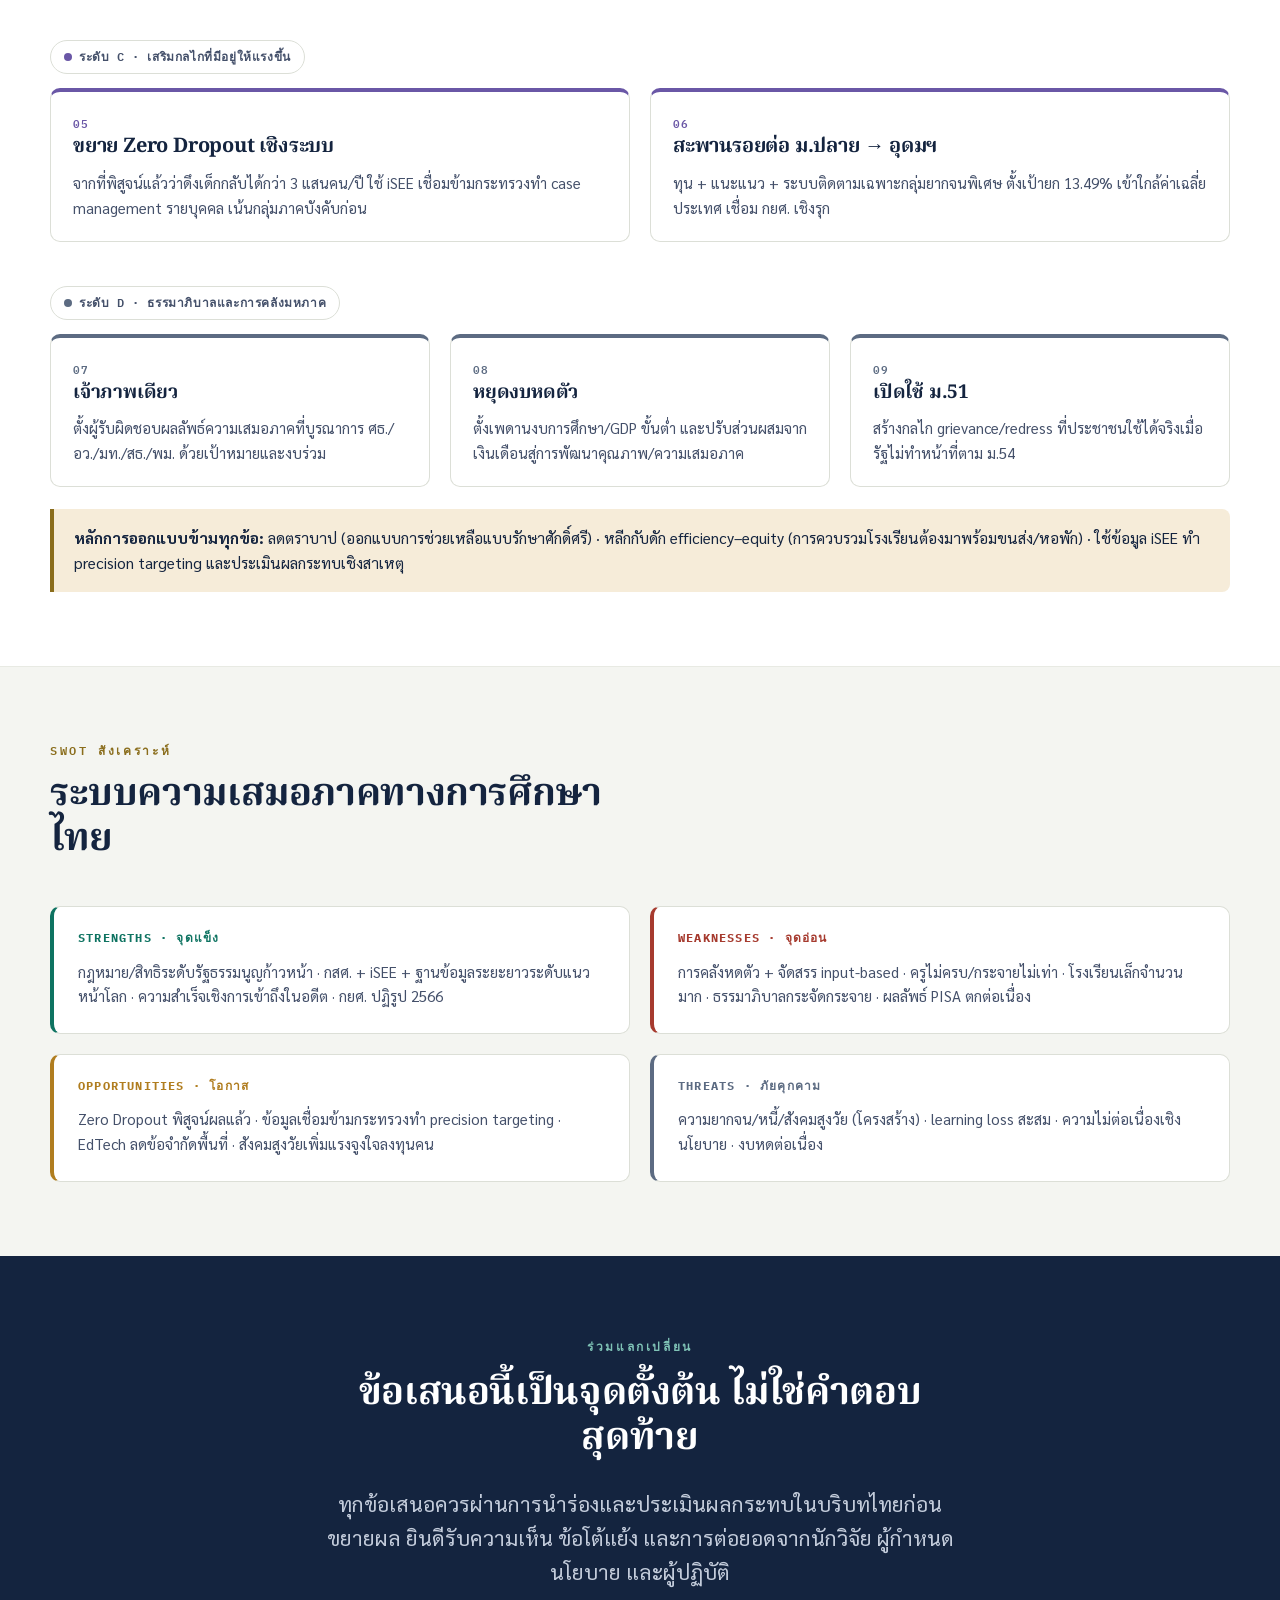
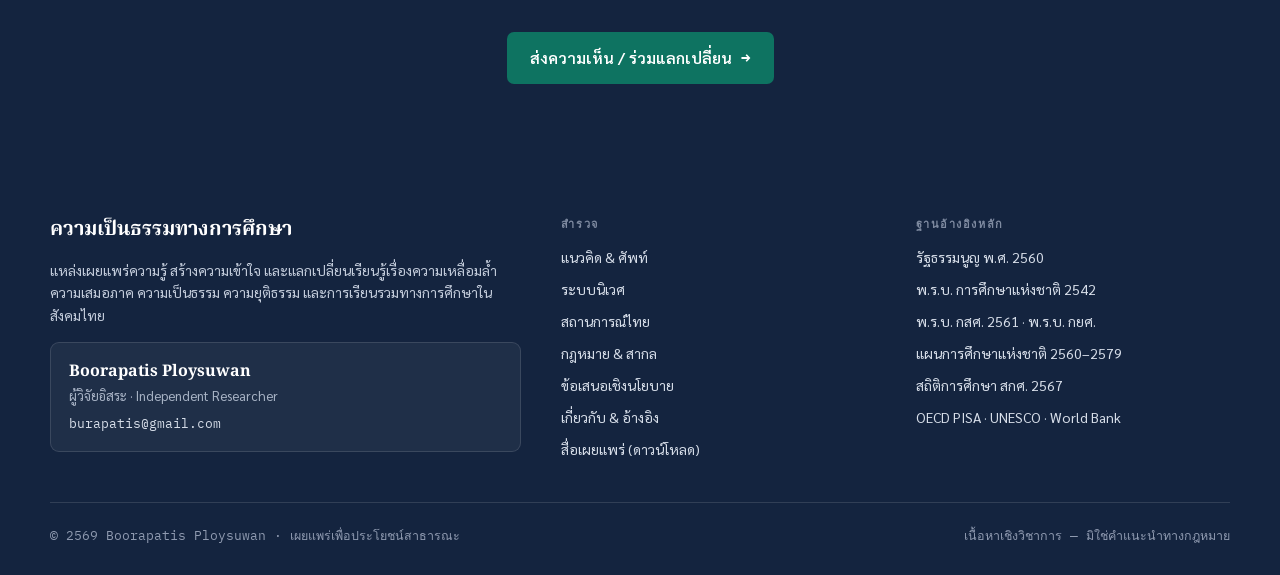
<file: recommendations.html>
<!DOCTYPE html>
<html lang="th">
<head>
<meta charset="UTF-8">
<meta name="viewport" content="width=device-width, initial-scale=1.0">
<link rel="icon" type="image/png" href="assets/img/favicon.png">
<link rel="canonical" href="https://equity.thamdee.com/recommendations.html">
<meta property="og:type" content="website">
<meta property="og:site_name" content="ความเป็นธรรมทางการศึกษา">
<meta property="og:locale" content="th_TH">
<meta property="og:title" content="ข้อเสนอเชิงนโยบาย — ความเป็นธรรมทางการศึกษา">
<meta property="og:description" content="ข้อเสนอเชิงนโยบายจัดลำดับตามจุดคานงัดเชิงระบบ จากการชดเชยตัวบุคคลสู่การปฏิรูปโครงสร้าง">
<meta property="og:url" content="https://equity.thamdee.com/recommendations.html">
<meta property="og:image" content="https://equity.thamdee.com/assets/img/og-cover.png">
<meta property="og:image:width" content="1200">
<meta property="og:image:height" content="630">
<meta name="twitter:card" content="summary_large_image">
<meta name="twitter:title" content="ข้อเสนอเชิงนโยบาย — ความเป็นธรรมทางการศึกษา">
<meta name="twitter:description" content="ข้อเสนอเชิงนโยบายจัดลำดับตามจุดคานงัดเชิงระบบ จากการชดเชยตัวบุคคลสู่การปฏิรูปโครงสร้าง">
<meta name="twitter:image" content="https://equity.thamdee.com/assets/img/og-cover.png">
<link rel="icon" type="image/png" href="assets/img/logo.png">
<title>ข้อเสนอเชิงนโยบาย · ความเป็นธรรมทางการศึกษา</title>
<meta name="description" content="ข้อเสนอเชิงนโยบายจัดลำดับตามจุดคานงัดเชิงระบบ จากการชดเชยตัวบุคคลสู่การปฏิรูปโครงสร้าง">
<link rel="preconnect" href="https://fonts.googleapis.com">
<link rel="preconnect" href="https://fonts.gstatic.com" crossorigin>
<link href="https://fonts.googleapis.com/css2?family=Noto+Serif+Thai:wght@500;600;700&family=Sarabun:wght@400;500;600;700&family=IBM+Plex+Mono:wght@500;600&display=swap" rel="stylesheet">
<link rel="stylesheet" href="assets/css/styles.css">
<script>document.documentElement.classList.add('js');</script>
</head>
<body>

<header class="site-header">
  <div class="wrap nav">
    <a href="index.html" class="brand"><img class="brand-logo" src="assets/img/logo.png" alt="โลโก้ ความเป็นธรรมทางการศึกษา"><span>ความเป็นธรรมทางการศึกษา<small>Educational Equity · Thailand</small></span></a>
    <button class="nav-toggle" aria-label="เมนู" aria-expanded="false"><span></span><span></span><span></span></button>
    <ul class="nav-links">
      <li><a href="index.html">หน้าแรก</a></li>
      <li><a href="concepts.html">แนวคิด &amp; ศัพท์</a></li><li><a href="ecosystem.html">ระบบนิเวศ</a></li>
      <li><a href="situation.html">สถานการณ์ไทย</a></li>
      <li><a href="frameworks.html">กฎหมาย &amp; สากล</a></li>
      <li><a href="recommendations.html" class="active">ข้อเสนอ</a></li>
      <li><a href="about.html">เกี่ยวกับ</a></li>
    </ul>
  </div>
</header>

<section class="page-hero">
  <div class="wrap">
    <div class="crumbs"><a href="index.html">หน้าแรก</a> / ข้อเสนอเชิงนโยบาย</div>
    <h1 style="margin-top:12px">ข้อเสนอเชิงนโยบาย</h1>
    <p class="lead" style="margin-top:14px;max-width:72ch">จัดลำดับตาม “จุดคานงัดเชิงระบบ” — นโยบายปัจจุบันลงแรงที่การชดเชยตัวบุคคล (พลังต่ำ) มากที่สุด และแตะคุณภาพครู/การจัดสรร (แกนของวงจรความเหลื่อมล้ำ) น้อยที่สุด</p>
    <div class="spectrum"><i></i><i></i><i></i><i></i><i></i></div>
  </div>
</section>

<!-- SYSTEMS LOOP -->
<section class="section">
  <div class="wrap">
    <div class="head-block reveal"><span class="eyebrow">คิดเชิงระบบ</span><h2>วงจรที่ต้องพลิก</h2></div>
    <div class="grid g-2 mt-l" style="gap:24px">
      <div class="callout ineq reveal" style="margin-top:0"><b>วงจรเสริมแรง (R1) — “กับดักคุณภาพ”:</b> เด็กจน → โรงเรียนทรัพยากรน้อย (จัดสรรรายหัว) → ครูไม่ครบ/คุณภาพต่ำ → ผลลัพธ์ต่ำ → หลุด/ไม่เรียนต่อ → ยากจนข้ามรุ่น → เด็กจนรุ่นถัดไป (วนซ้ำ)</div>
      <div class="callout eqty reveal" style="margin-top:0"><b>วงจรสมดุล (B1) — “การชดเชย”:</b> ความเหลื่อมล้ำ → ทุน/เงินอุดหนุน → บรรเทาบางส่วน · <b>แต่ B1 อ่อนกว่า R1</b> เพราะแตะเฉพาะ “ทุนตัวบุคคล” ไม่แตะ “คุณภาพครู/โรงเรียน” ที่เป็นแกนของ R1</div>
    </div>
    <p class="lead center maxw reveal mt-l" style="margin-inline:auto">จุดคานงัดที่มีพลังสูงสุดคือการ <b>เปลี่ยนกฎการจัดสรรทรัพยากร</b> รองลงมาคือ <b>การกระจายครูคุณภาพ</b> และ <b>การเปลี่ยนตัวชี้วัดความสำเร็จ</b> จาก “การเข้าถึง” เป็น “การเรียนรู้อย่างเป็นธรรม”</p>
  </div>
</section>

<!-- RECOMMENDATIONS BY LEVEL -->
<section class="section alt">
  <div class="wrap">
    <div class="head-block reveal"><span class="eyebrow">ข้อเสนอ 9 ข้อ · 4 ระดับ</span><h2>เรียงตามพลังของจุดคานงัด</h2></div>

    <div class="mt-l">
      <div class="reveal" style="margin-bottom:14px"><span class="pill"><span class="dot" style="background:var(--c-eqty)"></span>ระดับ A · เปลี่ยนกฎของระบบ (พลังสูงสุด)</span></div>
      <div class="grid g-2" style="gap:20px">
        <div class="concept-card c-eqty reveal"><span class="tag">01</span><h3 style="font-size:20px">Needs-Based Weighted Funding</h3><p>ปฏิรูปการจัดสรรงบเป็นแบบ “ถ่วงน้ำหนักตามความจำเป็น” (ความยากจน พื้นที่ห่างไกล ความพิการ ภาษา) แทนรายหัวเท่ากัน — โมเดล pupil premium · <b>คือการยกระดับหลัก ม.60(3) (จัดสรรตามจำเป็น “เพื่อความเป็นธรรม”) ให้เหนือกว่า ม.60(1) (อุดหนุนรายหัว “เท่าเทียมกัน”) ที่ใช้เป็นหลักอยู่</b></p></div>
        <div class="concept-card c-eqty reveal"><span class="tag">02</span><h3 style="font-size:20px">เป้าหมายใหม่: Learning Equity</h3><p>ผูกความรับผิด (accountability) กับการลดช่องว่าง “ผลลัพธ์การเรียนรู้” ตามฐานะ/พื้นที่ พร้อมเปิดเผยข้อมูลรายพื้นที่ต่อสาธารณะ</p></div>
      </div>
    </div>

    <div class="mt-l">
      <div class="reveal" style="margin-bottom:14px"><span class="pill"><span class="dot" style="background:var(--c-just)"></span>ระดับ B · แตะแกนของวงจรความเหลื่อมล้ำ</span></div>
      <div class="grid g-2" style="gap:20px">
        <div class="concept-card c-just reveal"><span class="tag">03</span><h3 style="font-size:20px">กระจายครูคุณภาพ</h3><p>สร้างแรงจูงใจ (เงิน/ความก้าวหน้า) ให้ครูเก่งไปโรงเรียนเปราะบาง + ยกระดับระบบผลิตครู — ใช้อำนาจ กสศ. ม.5(3)(6) ประกอบ <b>พ.ร.บ. 2542 ม.52 + หมวด 7</b> (รัฐพึงจัดสรรงบและตั้งกองทุนพัฒนาครูให้เพียงพอ · ยกระดับครูเป็นวิชาชีพชั้นสูง) ที่บัญญัติไว้แต่ยังบังคับใช้ไม่เต็มศักยภาพ</p></div>
        <div class="concept-card c-just reveal"><span class="tag">04</span><h3 style="font-size:20px">ลงทุนปฐมวัยถ้วนหน้า</h3><p>ปิดจุดรั่วแรกของวงจรชีวิต (เด็ก 21.3% ไม่ได้เตรียมพร้อม) พิจารณาขยาย/อุดหนุนอนุบาลเต็มจำนวนสำหรับครัวเรือนยากจน</p></div>
      </div>
    </div>

    <div class="mt-l">
      <div class="reveal" style="margin-bottom:14px"><span class="pill"><span class="dot" style="background:var(--c-incl)"></span>ระดับ C · เสริมกลไกที่มีอยู่ให้แรงขึ้น</span></div>
      <div class="grid g-2" style="gap:20px">
        <div class="concept-card c-incl reveal"><span class="tag">05</span><h3 style="font-size:20px">ขยาย Zero Dropout เชิงระบบ</h3><p>จากที่พิสูจน์แล้วว่าดึงเด็กกลับได้กว่า 3 แสนคน/ปี ใช้ iSEE เชื่อมข้ามกระทรวงทำ case management รายบุคคล เน้นกลุ่มภาคบังคับก่อน</p></div>
        <div class="concept-card c-incl reveal"><span class="tag">06</span><h3 style="font-size:20px">สะพานรอยต่อ ม.ปลาย → อุดมฯ</h3><p>ทุน + แนะแนว + ระบบติดตามเฉพาะกลุ่มยากจนพิเศษ ตั้งเป้ายก 13.49% เข้าใกล้ค่าเฉลี่ยประเทศ เชื่อม กยศ. เชิงรุก</p></div>
      </div>
    </div>

    <div class="mt-l">
      <div class="reveal" style="margin-bottom:14px"><span class="pill"><span class="dot" style="background:var(--c-eqal)"></span>ระดับ D · ธรรมาภิบาลและการคลังมหภาค</span></div>
      <div class="grid g-3" style="gap:20px">
        <div class="concept-card c-eqal reveal"><span class="tag">07</span><h3 style="font-size:19px">เจ้าภาพเดียว</h3><p>ตั้งผู้รับผิดชอบผลลัพธ์ความเสมอภาคที่บูรณาการ ศธ./อว./มท./สธ./พม. ด้วยเป้าหมายและงบร่วม</p></div>
        <div class="concept-card c-eqal reveal"><span class="tag">08</span><h3 style="font-size:19px">หยุดงบหดตัว</h3><p>ตั้งเพดานงบการศึกษา/GDP ขั้นต่ำ และปรับส่วนผสมจากเงินเดือนสู่การพัฒนาคุณภาพ/ความเสมอภาค</p></div>
        <div class="concept-card c-eqal reveal"><span class="tag">09</span><h3 style="font-size:19px">เปิดใช้ ม.51</h3><p>สร้างกลไก grievance/redress ที่ประชาชนใช้ได้จริงเมื่อรัฐไม่ทำหน้าที่ตาม ม.54</p></div>
      </div>
    </div>

    <div class="callout reveal mt-l"><b>หลักการออกแบบข้ามทุกข้อ:</b> ลดตราบาป (ออกแบบการช่วยเหลือแบบรักษาศักดิ์ศรี) · หลีกกับดัก efficiency–equity (การควบรวมโรงเรียนต้องมาพร้อมขนส่ง/หอพัก) · ใช้ข้อมูล iSEE ทำ precision targeting และประเมินผลกระทบเชิงสาเหตุ</div>
  </div>
</section>

<!-- SWOT -->
<section class="section">
  <div class="wrap">
    <div class="head-block reveal"><span class="eyebrow">SWOT สังเคราะห์</span><h2>ระบบความเสมอภาคทางการศึกษาไทย</h2></div>
    <div class="grid g-2 mt-l" style="gap:20px">
      <div class="stat reveal" style="border-left:4px solid var(--c-eqty)"><h4 style="font-family:var(--mono);font-size:12px;letter-spacing:.1em;text-transform:uppercase;color:var(--c-eqty)">Strengths · จุดแข็ง</h4><p class="mt-s muted" style="font-size:15px">กฎหมาย/สิทธิระดับรัฐธรรมนูญก้าวหน้า · กสศ. + iSEE + ฐานข้อมูลระยะยาวระดับแนวหน้าโลก · ความสำเร็จเชิงการเข้าถึงในอดีต · กยศ. ปฏิรูป 2566</p></div>
      <div class="stat reveal" style="border-left:4px solid var(--c-ineq)"><h4 style="font-family:var(--mono);font-size:12px;letter-spacing:.1em;text-transform:uppercase;color:var(--c-ineq)">Weaknesses · จุดอ่อน</h4><p class="mt-s muted" style="font-size:15px">การคลังหดตัว + จัดสรร input-based · ครูไม่ครบ/กระจายไม่เท่า · โรงเรียนเล็กจำนวนมาก · ธรรมาภิบาลกระจัดกระจาย · ผลลัพธ์ PISA ตกต่อเนื่อง</p></div>
      <div class="stat reveal" style="border-left:4px solid var(--c-just)"><h4 style="font-family:var(--mono);font-size:12px;letter-spacing:.1em;text-transform:uppercase;color:var(--c-just)">Opportunities · โอกาส</h4><p class="mt-s muted" style="font-size:15px">Zero Dropout พิสูจน์ผลแล้ว · ข้อมูลเชื่อมข้ามกระทรวงทำ precision targeting · EdTech ลดข้อจำกัดพื้นที่ · สังคมสูงวัยเพิ่มแรงจูงใจลงทุนคน</p></div>
      <div class="stat reveal" style="border-left:4px solid var(--c-eqal)"><h4 style="font-family:var(--mono);font-size:12px;letter-spacing:.1em;text-transform:uppercase;color:var(--c-eqal)">Threats · ภัยคุกคาม</h4><p class="mt-s muted" style="font-size:15px">ความยากจน/หนี้/สังคมสูงวัย (โครงสร้าง) · learning loss สะสม · ความไม่ต่อเนื่องเชิงนโยบาย · งบหดต่อเนื่อง</p></div>
    </div>
  </div>
</section>

<!-- CTA -->
<section class="section ink">
  <div class="wrap reveal center maxw" style="margin-inline:auto">
    <span class="eyebrow">ร่วมแลกเปลี่ยน</span>
    <h2 class="mt-s" style="color:#fff">ข้อเสนอนี้เป็นจุดตั้งต้น ไม่ใช่คำตอบสุดท้าย</h2>
    <p class="lead mt-m" style="color:#c3ccdb">ทุกข้อเสนอควรผ่านการนำร่องและประเมินผลกระทบในบริบทไทยก่อนขยายผล ยินดีรับความเห็น ข้อโต้แย้ง และการต่อยอดจากนักวิจัย ผู้กำหนดนโยบาย และผู้ปฏิบัติ</p>
    <a href="mailto:burapatis@gmail.com" class="btn btn-primary mt-l">ส่งความเห็น / ร่วมแลกเปลี่ยน <span class="arrow">→</span></a>
  </div>
</section>

<footer class="site-footer">
  <div class="wrap">
    <div class="footer-grid">
      <div><div class="brand-f">ความเป็นธรรมทางการศึกษา</div><p>แหล่งเผยแพร่ความรู้ สร้างความเข้าใจ และแลกเปลี่ยนเรียนรู้เรื่องความเหลื่อมล้ำ ความเสมอภาค ความเป็นธรรม ความยุติธรรม และการเรียนรวมทางการศึกษาในสังคมไทย</p><div class="foot-author"><div class="nm">Boorapatis Ploysuwan</div><div class="rl">ผู้วิจัยอิสระ · Independent Researcher</div><a href="mailto:burapatis@gmail.com">burapatis@gmail.com</a></div></div>
      <div><h5>สำรวจ</h5><ul><li><a href="concepts.html">แนวคิด &amp; ศัพท์</a></li><li><a href="ecosystem.html">ระบบนิเวศ</a></li><li><a href="situation.html">สถานการณ์ไทย</a></li><li><a href="frameworks.html">กฎหมาย &amp; สากล</a></li><li><a href="recommendations.html">ข้อเสนอเชิงนโยบาย</a></li><li><a href="about.html">เกี่ยวกับ &amp; อ้างอิง</a></li><li><a href="concepts.html#downloads">สื่อเผยแพร่ (ดาวน์โหลด)</a></li></ul></div>
      <div><h5>ฐานอ้างอิงหลัก</h5><ul><li><a href="https://www.ratchakitcha.soc.go.th/DATA/PDF/2560/A/040/1.PDF" target="_blank" rel="noopener">รัฐธรรมนูญ พ.ศ. 2560</a></li><li><a href="assets/docs/national-education-act-2542.pdf" target="_blank" rel="noopener">พ.ร.บ. การศึกษาแห่งชาติ 2542</a></li><li><a href="assets/docs/eef-act-2561.pdf" target="_blank" rel="noopener">พ.ร.บ. กสศ. 2561</a> · <a href="assets/docs/student-loan-act.pdf" target="_blank" rel="noopener">พ.ร.บ. กยศ.</a></li><li><a href="assets/docs/national-education-plan-2560-2579.pdf" target="_blank" rel="noopener">แผนการศึกษาแห่งชาติ 2560–2579</a></li><li><a href="assets/docs/education-statistics-2567.pdf" target="_blank" rel="noopener">สถิติการศึกษา สกศ. 2567</a></li><li><a href="https://www.oecd.org/en/publications/pisa-2022-results-volume-i_53f23881-en.html" target="_blank" rel="noopener">OECD PISA</a> · <a href="https://www.unesco.org/sdg4education2030/en/about-us" target="_blank" rel="noopener">UNESCO</a> · <a href="https://www.worldbank.org/en/topic/education/brief/what-is-learning-poverty" target="_blank" rel="noopener">World Bank</a></li></ul></div>
    </div>
    <div class="footer-bottom"><span>© <span id="year">2568</span> Boorapatis Ploysuwan · เผยแพร่เพื่อประโยชน์สาธารณะ</span><span>เนื้อหาเชิงวิชาการ — มิใช่คำแนะนำทางกฎหมาย</span></div>
  </div>
</footer>

<button class="backtop" aria-label="กลับขึ้นบน">↑</button>
<script src="assets/js/main.js"></script>
</body>
</html>
</file>
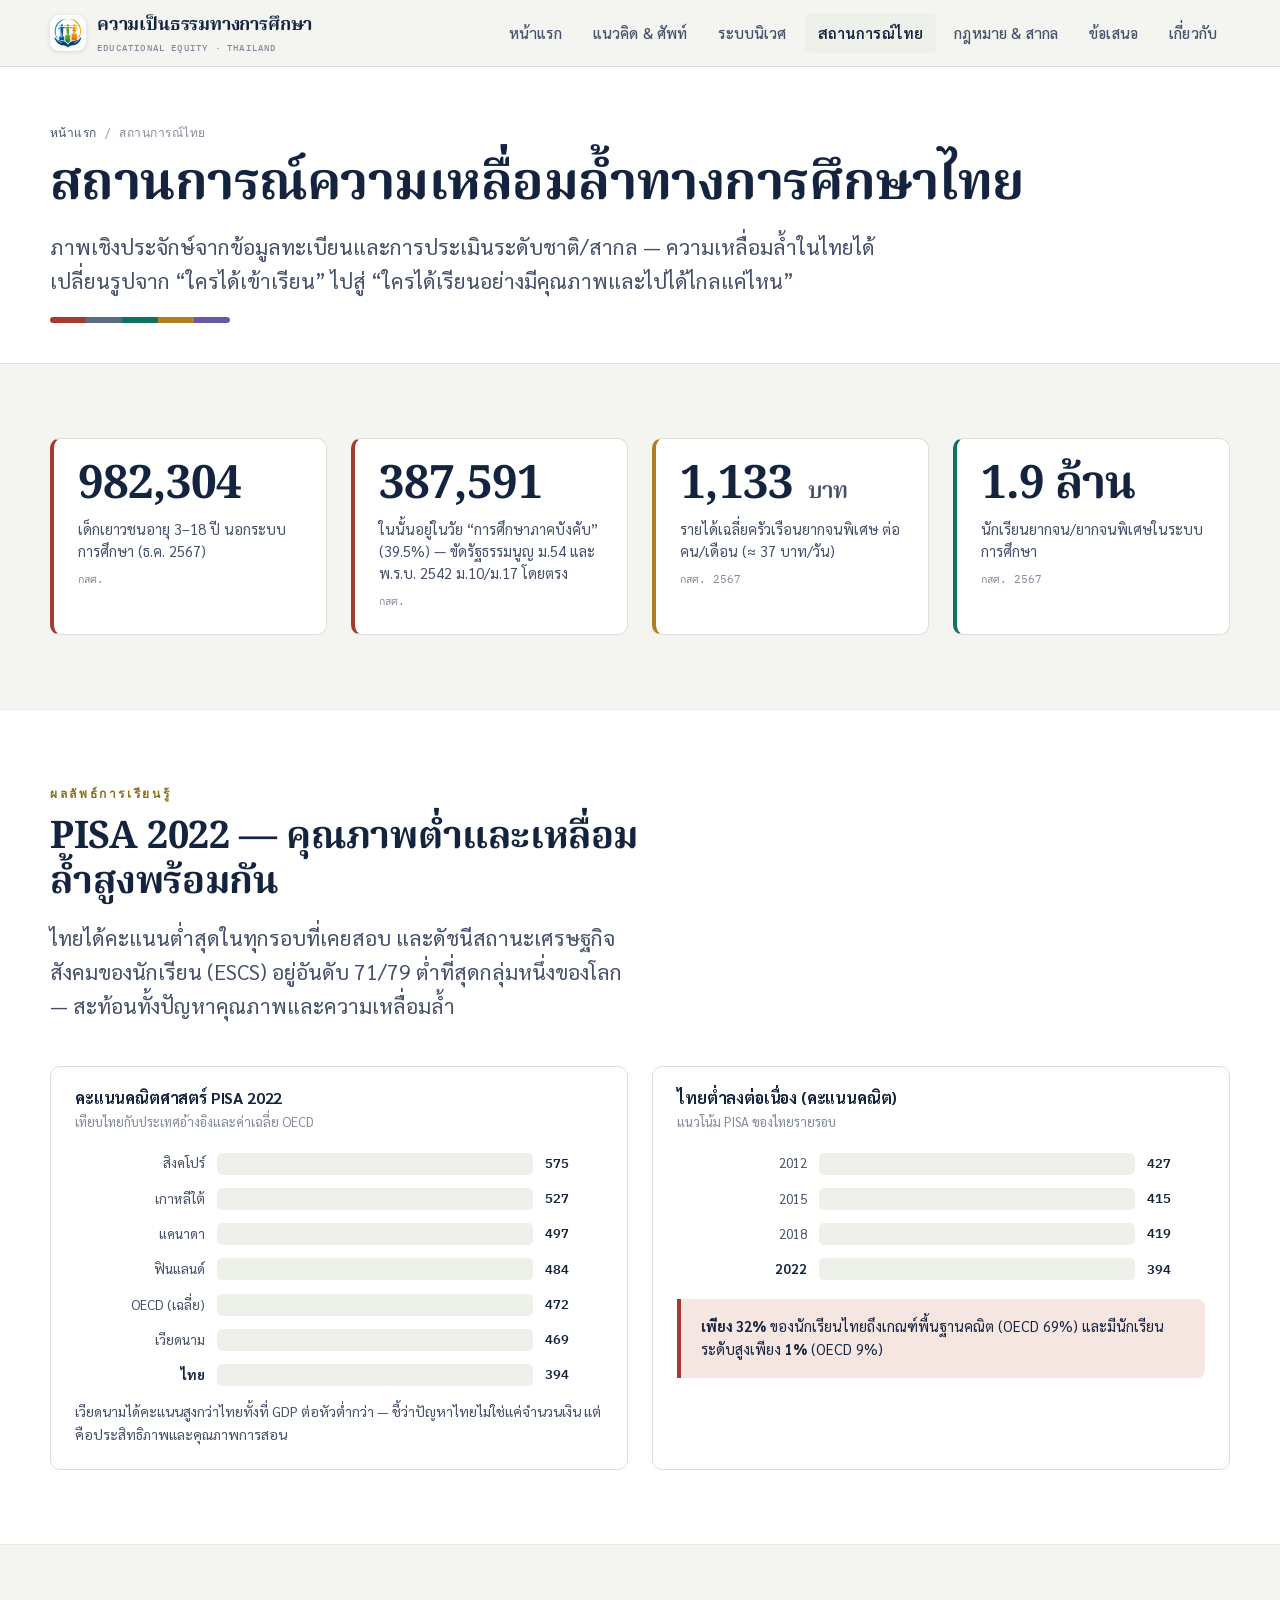
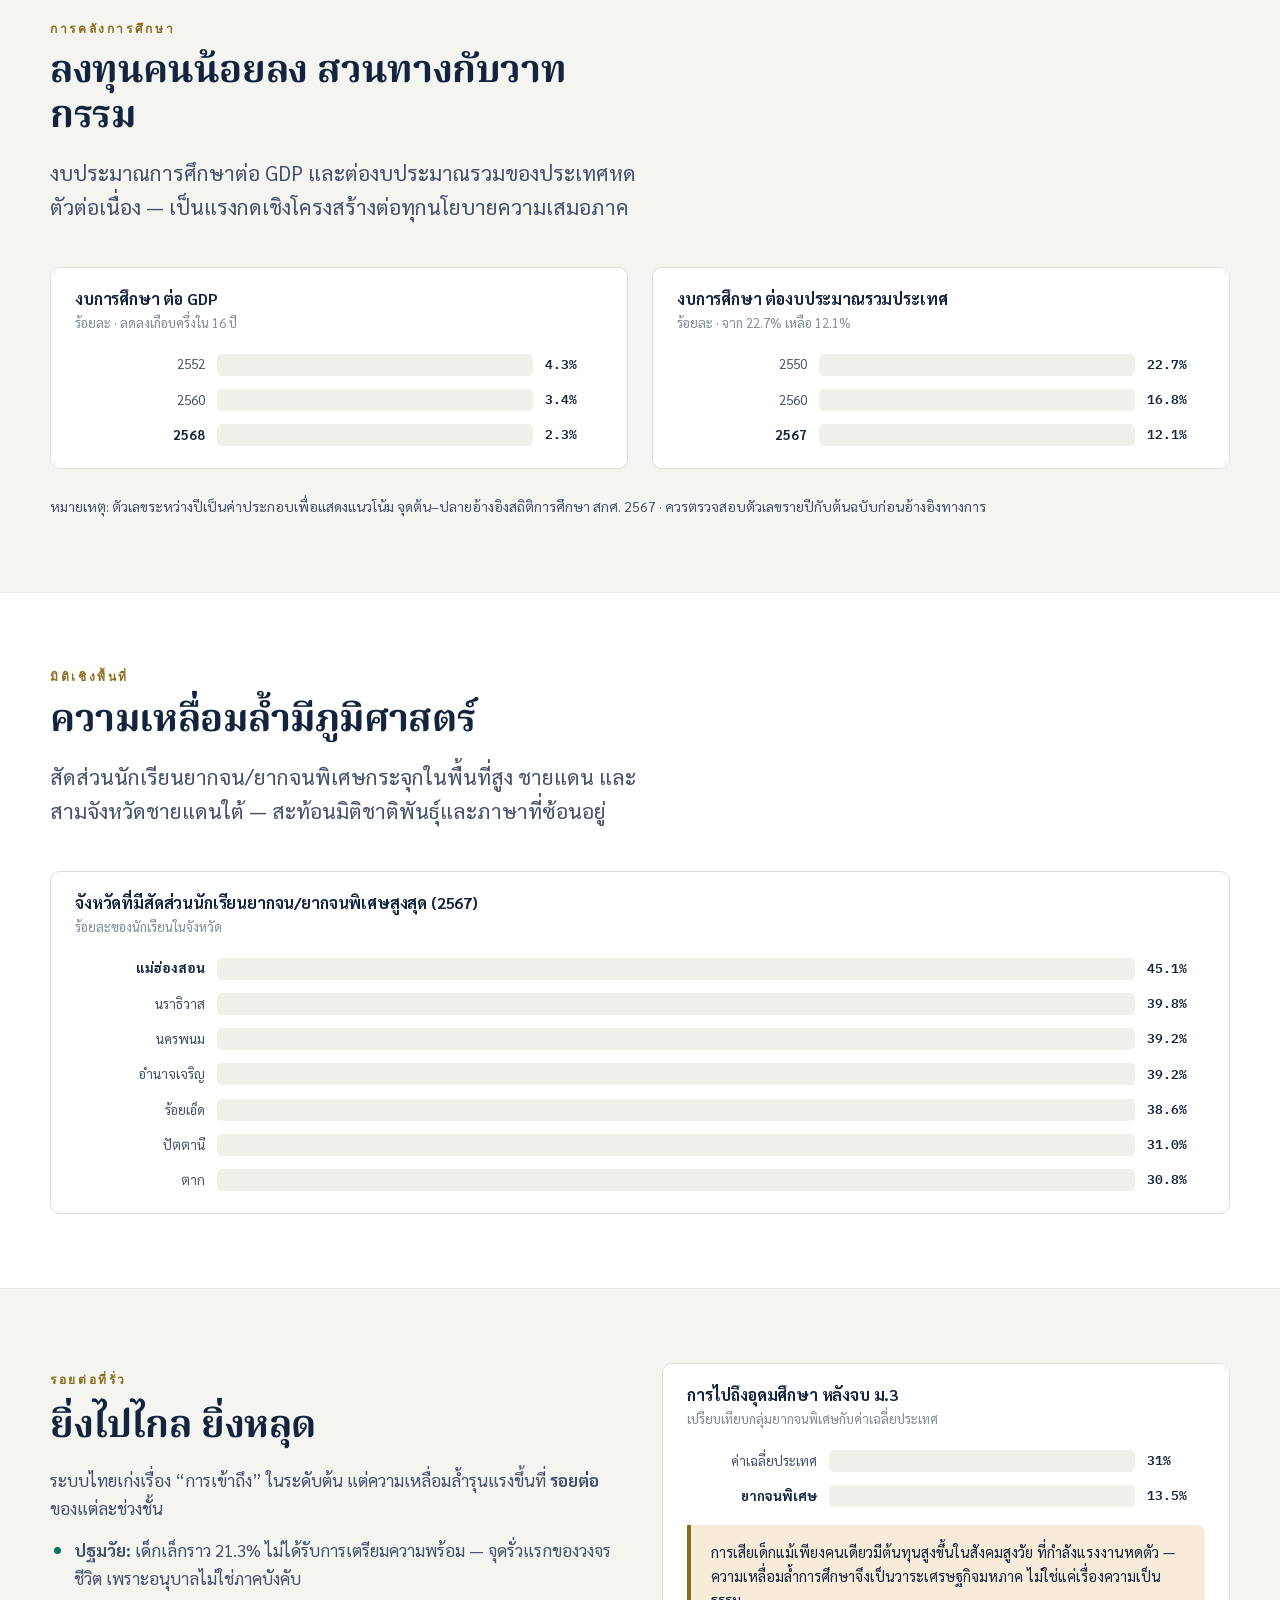
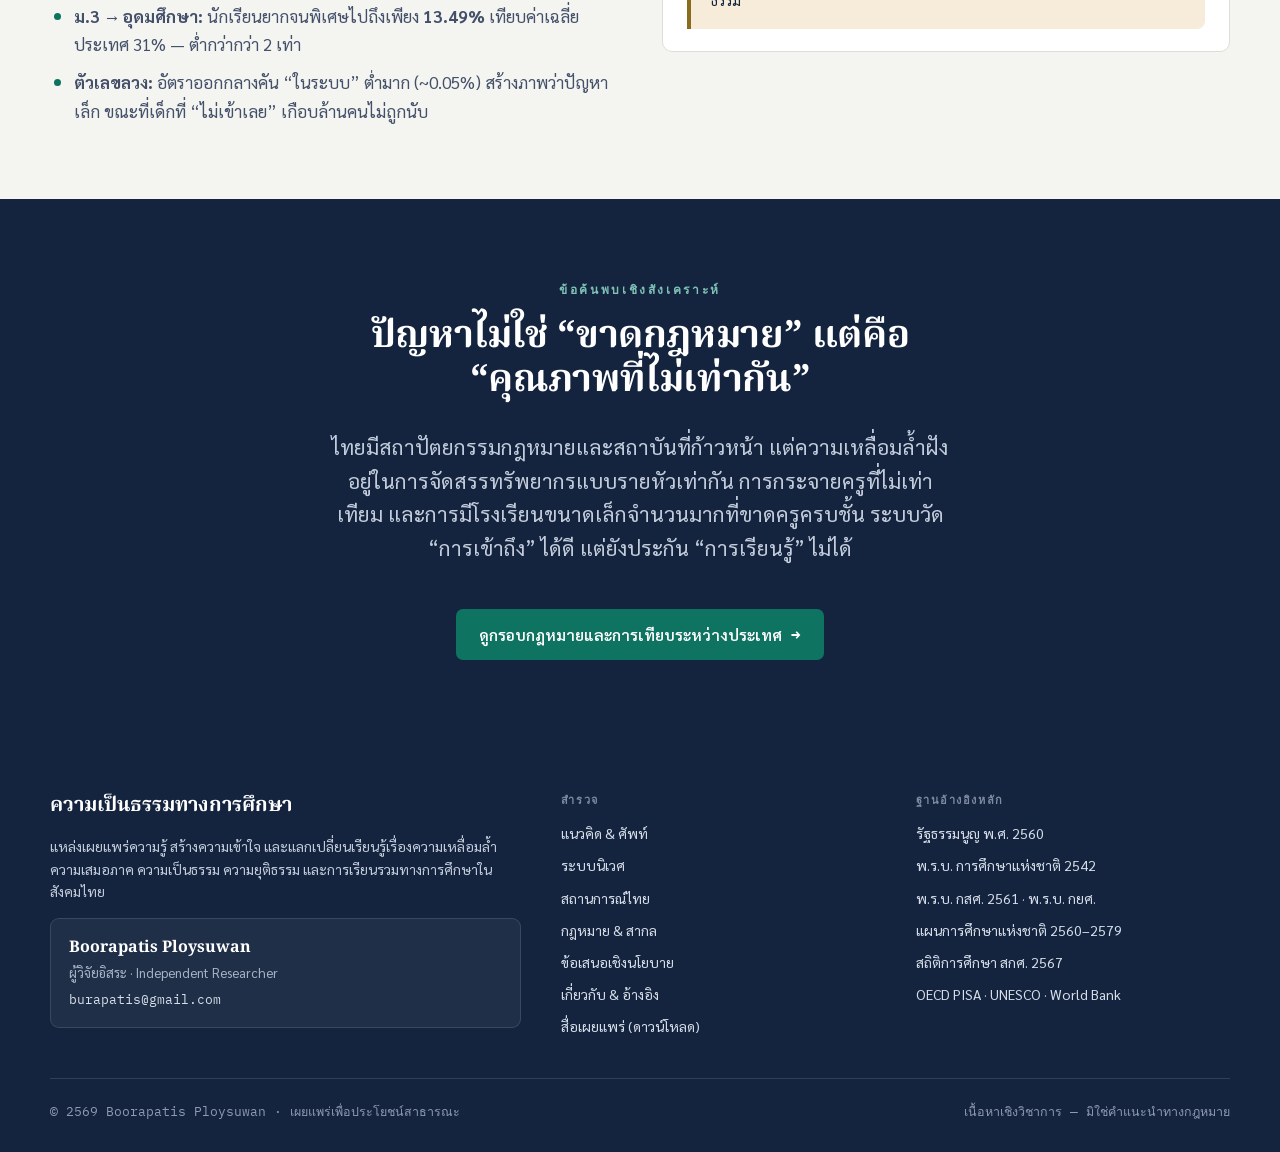
<file: situation.html>
<!DOCTYPE html>
<html lang="th">
<head>
<meta charset="UTF-8">
<meta name="viewport" content="width=device-width, initial-scale=1.0">
<link rel="icon" type="image/png" href="assets/img/favicon.png">
<link rel="canonical" href="https://equity.thamdee.com/situation.html">
<meta property="og:type" content="website">
<meta property="og:site_name" content="ความเป็นธรรมทางการศึกษา">
<meta property="og:locale" content="th_TH">
<meta property="og:title" content="สถานการณ์ความเหลื่อมล้ำทางการศึกษาไทย">
<meta property="og:description" content="ภาพเชิงประจักษ์ของความเหลื่อมล้ำทางการศึกษาไทย: เด็กนอกระบบ รอยต่อการศึกษา ผลลัพธ์ PISA การคลัง และมิติเชิงพื้นที่">
<meta property="og:url" content="https://equity.thamdee.com/situation.html">
<meta property="og:image" content="https://equity.thamdee.com/assets/img/og-cover.png">
<meta property="og:image:width" content="1200">
<meta property="og:image:height" content="630">
<meta name="twitter:card" content="summary_large_image">
<meta name="twitter:title" content="สถานการณ์ความเหลื่อมล้ำทางการศึกษาไทย">
<meta name="twitter:description" content="ภาพเชิงประจักษ์ของความเหลื่อมล้ำทางการศึกษาไทย: เด็กนอกระบบ รอยต่อการศึกษา ผลลัพธ์ PISA การคลัง และมิติเชิงพื้นที่">
<meta name="twitter:image" content="https://equity.thamdee.com/assets/img/og-cover.png">
<link rel="icon" type="image/png" href="assets/img/logo.png">
<title>สถานการณ์ไทย · ความเป็นธรรมทางการศึกษา</title>
<meta name="description" content="ภาพเชิงประจักษ์ของความเหลื่อมล้ำทางการศึกษาไทย: เด็กนอกระบบ รอยต่อการศึกษา ผลลัพธ์ PISA การคลัง และมิติเชิงพื้นที่">
<link rel="preconnect" href="https://fonts.googleapis.com">
<link rel="preconnect" href="https://fonts.gstatic.com" crossorigin>
<link href="https://fonts.googleapis.com/css2?family=Noto+Serif+Thai:wght@500;600;700&family=Sarabun:wght@400;500;600;700&family=IBM+Plex+Mono:wght@500;600&display=swap" rel="stylesheet">
<link rel="stylesheet" href="assets/css/styles.css">
<script>document.documentElement.classList.add('js');</script>
</head>
<body>

<header class="site-header">
  <div class="wrap nav">
    <a href="index.html" class="brand"><img class="brand-logo" src="assets/img/logo.png" alt="โลโก้ ความเป็นธรรมทางการศึกษา"><span>ความเป็นธรรมทางการศึกษา<small>Educational Equity · Thailand</small></span></a>
    <button class="nav-toggle" aria-label="เมนู" aria-expanded="false"><span></span><span></span><span></span></button>
    <ul class="nav-links">
      <li><a href="index.html">หน้าแรก</a></li>
      <li><a href="concepts.html">แนวคิด &amp; ศัพท์</a></li><li><a href="ecosystem.html">ระบบนิเวศ</a></li>
      <li><a href="situation.html" class="active">สถานการณ์ไทย</a></li>
      <li><a href="frameworks.html">กฎหมาย &amp; สากล</a></li>
      <li><a href="recommendations.html">ข้อเสนอ</a></li>
      <li><a href="about.html">เกี่ยวกับ</a></li>
    </ul>
  </div>
</header>

<section class="page-hero">
  <div class="wrap">
    <div class="crumbs"><a href="index.html">หน้าแรก</a> / สถานการณ์ไทย</div>
    <h1 style="margin-top:12px">สถานการณ์ความเหลื่อมล้ำทางการศึกษาไทย</h1>
    <p class="lead" style="margin-top:14px;max-width:72ch">ภาพเชิงประจักษ์จากข้อมูลทะเบียนและการประเมินระดับชาติ/สากล — ความเหลื่อมล้ำในไทยได้เปลี่ยนรูปจาก “ใครได้เข้าเรียน” ไปสู่ “ใครได้เรียนอย่างมีคุณภาพและไปได้ไกลแค่ไหน”</p>
    <div class="spectrum"><i></i><i></i><i></i><i></i><i></i></div>
  </div>
</section>

<!-- HEADLINE STATS -->
<section class="section">
  <div class="wrap">
    <div class="grid g-4">
      <div class="stat accent-ineq reveal"><div class="num"><span data-count="982304">0</span></div><div class="lbl">เด็กเยาวชนอายุ 3–18 ปี นอกระบบการศึกษา (ธ.ค. 2567)</div><div class="src">กสศ.</div></div>
      <div class="stat accent-ineq reveal"><div class="num"><span data-count="387591">0</span></div><div class="lbl">ในนั้นอยู่ในวัย “การศึกษาภาคบังคับ” (39.5%) — ขัดรัฐธรรมนูญ ม.54 และ พ.ร.บ. 2542 ม.10/ม.17 โดยตรง</div><div class="src">กสศ.</div></div>
      <div class="stat accent-just reveal"><div class="num"><span data-count="1133">0</span> <span class="unit">บาท</span></div><div class="lbl">รายได้เฉลี่ยครัวเรือนยากจนพิเศษ ต่อคน/เดือน (≈ 37 บาท/วัน)</div><div class="src">กสศ. 2567</div></div>
      <div class="stat accent-eqty reveal"><div class="num"><span data-count="1.9" data-dec="1" data-suffix=" ล้าน">0</span></div><div class="lbl">นักเรียนยากจน/ยากจนพิเศษในระบบการศึกษา</div><div class="src">กสศ. 2567</div></div>
    </div>
  </div>
</section>

<!-- LEARNING OUTCOMES / PISA CHART -->
<section class="section alt">
  <div class="wrap">
    <div class="head-block reveal"><span class="eyebrow">ผลลัพธ์การเรียนรู้</span><h2>PISA 2022 — คุณภาพต่ำและเหลื่อมล้ำสูงพร้อมกัน</h2>
      <p class="lead">ไทยได้คะแนนต่ำสุดในทุกรอบที่เคยสอบ และดัชนีสถานะเศรษฐกิจสังคมของนักเรียน (ESCS) อยู่อันดับ 71/79 ต่ำที่สุดกลุ่มหนึ่งของโลก — สะท้อนทั้งปัญหาคุณภาพและความเหลื่อมล้ำ</p></div>

    <div class="grid g-2 mt-l" style="gap:24px">
      <div class="chart reveal">
        <h4>คะแนนคณิตศาสตร์ PISA 2022</h4>
        <div class="cap">เทียบไทยกับประเทศอ้างอิงและค่าเฉลี่ย OECD</div>
        <div class="bars">
          <div class="bar-row"><span class="name">สิงคโปร์</span><span class="track"><span class="fill" data-w="100" style="background:#6a57a6"></span></span><span class="val">575</span></div>
          <div class="bar-row"><span class="name">เกาหลีใต้</span><span class="track"><span class="fill" data-w="93" style="background:#5c6b82"></span></span><span class="val">527</span></div>
          <div class="bar-row"><span class="name">แคนาดา</span><span class="track"><span class="fill" data-w="88" style="background:#5c6b82"></span></span><span class="val">497</span></div>
          <div class="bar-row"><span class="name">ฟินแลนด์</span><span class="track"><span class="fill" data-w="86" style="background:#5c6b82"></span></span><span class="val">484</span></div>
          <div class="bar-row"><span class="name">OECD (เฉลี่ย)</span><span class="track"><span class="fill" data-w="82" style="background:#b07d1f"></span></span><span class="val">472</span></div>
          <div class="bar-row"><span class="name">เวียดนาม</span><span class="track"><span class="fill" data-w="81" style="background:#0e7361"></span></span><span class="val">469</span></div>
          <div class="bar-row hl"><span class="name">ไทย</span><span class="track"><span class="fill" data-w="68" style="background:#a63a2e"></span></span><span class="val">394</span></div>
        </div>
        <p class="small muted" style="margin-top:14px">เวียดนามได้คะแนนสูงกว่าไทยทั้งที่ GDP ต่อหัวต่ำกว่า — ชี้ว่าปัญหาไทยไม่ใช่แค่จำนวนเงิน แต่คือประสิทธิภาพและคุณภาพการสอน</p>
      </div>

      <div class="chart reveal">
        <h4>ไทยต่ำลงต่อเนื่อง (คะแนนคณิต)</h4>
        <div class="cap">แนวโน้ม PISA ของไทยรายรอบ</div>
        <div class="bars">
          <div class="bar-row"><span class="name">2012</span><span class="track"><span class="fill" data-w="76" style="background:#c9b18a"></span></span><span class="val">427</span></div>
          <div class="bar-row"><span class="name">2015</span><span class="track"><span class="fill" data-w="71" style="background:#c39a45"></span></span><span class="val">415</span></div>
          <div class="bar-row"><span class="name">2018</span><span class="track"><span class="fill" data-w="74" style="background:#b07d1f"></span></span><span class="val">419</span></div>
          <div class="bar-row hl"><span class="name">2022</span><span class="track"><span class="fill" data-w="68" style="background:#a63a2e"></span></span><span class="val">394</span></div>
        </div>
        <div class="callout ineq" style="margin-top:18px;font-size:14.5px"><b>เพียง 32%</b> ของนักเรียนไทยถึงเกณฑ์พื้นฐานคณิต (OECD 69%) และมีนักเรียนระดับสูงเพียง <b>1%</b> (OECD 9%)</div>
      </div>
    </div>
  </div>
</section>

<!-- FINANCE CHART -->
<section class="section">
  <div class="wrap">
    <div class="head-block reveal"><span class="eyebrow">การคลังการศึกษา</span><h2>ลงทุนคนน้อยลง สวนทางกับวาทกรรม</h2>
      <p class="lead">งบประมาณการศึกษาต่อ GDP และต่องบประมาณรวมของประเทศหดตัวต่อเนื่อง — เป็นแรงกดเชิงโครงสร้างต่อทุกนโยบายความเสมอภาค</p></div>
    <div class="grid g-2 mt-l" style="gap:24px">
      <div class="chart reveal">
        <h4>งบการศึกษา ต่อ GDP</h4>
        <div class="cap">ร้อยละ · ลดลงเกือบครึ่งใน 16 ปี</div>
        <div class="bars">
          <div class="bar-row"><span class="name">2552</span><span class="track"><span class="fill" data-w="100" style="background:#0e7361"></span></span><span class="val">4.3%</span></div>
          <div class="bar-row"><span class="name">2560</span><span class="track"><span class="fill" data-w="79" style="background:#3f8f6f"></span></span><span class="val">3.4%</span></div>
          <div class="bar-row hl"><span class="name">2568</span><span class="track"><span class="fill" data-w="53" style="background:#a63a2e"></span></span><span class="val">2.3%</span></div>
        </div>
      </div>
      <div class="chart reveal">
        <h4>งบการศึกษา ต่องบประมาณรวมประเทศ</h4>
        <div class="cap">ร้อยละ · จาก 22.7% เหลือ 12.1%</div>
        <div class="bars">
          <div class="bar-row"><span class="name">2550</span><span class="track"><span class="fill" data-w="100" style="background:#0e7361"></span></span><span class="val">22.7%</span></div>
          <div class="bar-row"><span class="name">2560</span><span class="track"><span class="fill" data-w="74" style="background:#3f8f6f"></span></span><span class="val">16.8%</span></div>
          <div class="bar-row hl"><span class="name">2567</span><span class="track"><span class="fill" data-w="53" style="background:#a63a2e"></span></span><span class="val">12.1%</span></div>
        </div>
      </div>
    </div>
    <p class="small muted mt-m reveal">หมายเหตุ: ตัวเลขระหว่างปีเป็นค่าประกอบเพื่อแสดงแนวโน้ม จุดต้น–ปลายอ้างอิงสถิติการศึกษา สกศ. 2567 · ควรตรวจสอบตัวเลขรายปีกับต้นฉบับก่อนอ้างอิงทางการ</p>
  </div>
</section>

<!-- SPATIAL -->
<section class="section alt">
  <div class="wrap">
    <div class="head-block reveal"><span class="eyebrow">มิติเชิงพื้นที่</span><h2>ความเหลื่อมล้ำมีภูมิศาสตร์</h2>
      <p class="lead">สัดส่วนนักเรียนยากจน/ยากจนพิเศษกระจุกในพื้นที่สูง ชายแดน และสามจังหวัดชายแดนใต้ — สะท้อนมิติชาติพันธุ์และภาษาที่ซ้อนอยู่</p></div>
    <div class="chart reveal mt-l">
      <h4>จังหวัดที่มีสัดส่วนนักเรียนยากจน/ยากจนพิเศษสูงสุด (2567)</h4>
      <div class="cap">ร้อยละของนักเรียนในจังหวัด</div>
      <div class="bars">
        <div class="bar-row hl"><span class="name">แม่ฮ่องสอน</span><span class="track"><span class="fill" data-w="100" style="background:#a63a2e"></span></span><span class="val">45.1%</span></div>
        <div class="bar-row"><span class="name">นราธิวาส</span><span class="track"><span class="fill" data-w="88" style="background:#c05545"></span></span><span class="val">39.8%</span></div>
        <div class="bar-row"><span class="name">นครพนม</span><span class="track"><span class="fill" data-w="87" style="background:#c05545"></span></span><span class="val">39.2%</span></div>
        <div class="bar-row"><span class="name">อำนาจเจริญ</span><span class="track"><span class="fill" data-w="87" style="background:#c05545"></span></span><span class="val">39.2%</span></div>
        <div class="bar-row"><span class="name">ร้อยเอ็ด</span><span class="track"><span class="fill" data-w="86" style="background:#c96b5b"></span></span><span class="val">38.6%</span></div>
        <div class="bar-row"><span class="name">ปัตตานี</span><span class="track"><span class="fill" data-w="69" style="background:#c96b5b"></span></span><span class="val">31.0%</span></div>
        <div class="bar-row"><span class="name">ตาก</span><span class="track"><span class="fill" data-w="68" style="background:#d0806f"></span></span><span class="val">30.8%</span></div>
      </div>
    </div>
  </div>
</section>

<!-- NARRATIVE: transitions & the hidden gap -->
<section class="section">
  <div class="wrap grid g-2" style="gap:44px;align-items:start">
    <div class="prose reveal">
      <span class="eyebrow">รอยต่อที่รั่ว</span>
      <h2 class="mt-s">ยิ่งไปไกล ยิ่งหลุด</h2>
      <p>ระบบไทยเก่งเรื่อง “การเข้าถึง” ในระดับต้น แต่ความเหลื่อมล้ำรุนแรงขึ้นที่ <b>รอยต่อ</b> ของแต่ละช่วงชั้น</p>
      <ul>
        <li><b>ปฐมวัย:</b> เด็กเล็กราว 21.3% ไม่ได้รับการเตรียมความพร้อม — จุดรั่วแรกของวงจรชีวิต เพราะอนุบาลไม่ใช่ภาคบังคับ</li>
        <li><b>ม.3 → อุดมศึกษา:</b> นักเรียนยากจนพิเศษไปถึงเพียง <b>13.49%</b> เทียบค่าเฉลี่ยประเทศ 31% — ต่ำกว่ากว่า 2 เท่า</li>
        <li><b>ตัวเลขลวง:</b> อัตราออกกลางคัน “ในระบบ” ต่ำมาก (~0.05%) สร้างภาพว่าปัญหาเล็ก ขณะที่เด็กที่ “ไม่เข้าเลย” เกือบล้านคนไม่ถูกนับ</li>
      </ul>
    </div>
    <div class="reveal">
      <div class="chart">
        <h4>การไปถึงอุดมศึกษา หลังจบ ม.3</h4>
        <div class="cap">เปรียบเทียบกลุ่มยากจนพิเศษกับค่าเฉลี่ยประเทศ</div>
        <div class="bars">
          <div class="bar-row"><span class="name">ค่าเฉลี่ยประเทศ</span><span class="track"><span class="fill" data-w="100" style="background:#5c6b82"></span></span><span class="val">31%</span></div>
          <div class="bar-row hl"><span class="name">ยากจนพิเศษ</span><span class="track"><span class="fill" data-w="44" style="background:#a63a2e"></span></span><span class="val">13.5%</span></div>
        </div>
        <div class="callout" style="margin-top:18px;font-size:14.5px">การเสียเด็กแม้เพียงคนเดียวมีต้นทุนสูงขึ้นในสังคมสูงวัย ที่กำลังแรงงานหดตัว — ความเหลื่อมล้ำการศึกษาจึงเป็นวาระเศรษฐกิจมหภาค ไม่ใช่แค่เรื่องความเป็นธรรม</div>
      </div>
    </div>
  </div>
</section>

<!-- SYNTHESIS -->
<section class="section ink">
  <div class="wrap reveal maxw center" style="margin-inline:auto">
    <span class="eyebrow">ข้อค้นพบเชิงสังเคราะห์</span>
    <h2 class="mt-s" style="color:#fff">ปัญหาไม่ใช่ “ขาดกฎหมาย” แต่คือ “คุณภาพที่ไม่เท่ากัน”</h2>
    <p class="lead mt-m" style="color:#c3ccdb">ไทยมีสถาปัตยกรรมกฎหมายและสถาบันที่ก้าวหน้า แต่ความเหลื่อมล้ำฝังอยู่ในการจัดสรรทรัพยากรแบบรายหัวเท่ากัน การกระจายครูที่ไม่เท่าเทียม และการมีโรงเรียนขนาดเล็กจำนวนมากที่ขาดครูครบชั้น ระบบวัด “การเข้าถึง” ได้ดี แต่ยังประกัน “การเรียนรู้” ไม่ได้</p>
    <a href="frameworks.html" class="btn btn-primary mt-l">ดูกรอบกฎหมายและการเทียบระหว่างประเทศ <span class="arrow">→</span></a>
  </div>
</section>

<footer class="site-footer">
  <div class="wrap">
    <div class="footer-grid">
      <div><div class="brand-f">ความเป็นธรรมทางการศึกษา</div><p>แหล่งเผยแพร่ความรู้ สร้างความเข้าใจ และแลกเปลี่ยนเรียนรู้เรื่องความเหลื่อมล้ำ ความเสมอภาค ความเป็นธรรม ความยุติธรรม และการเรียนรวมทางการศึกษาในสังคมไทย</p><div class="foot-author"><div class="nm">Boorapatis Ploysuwan</div><div class="rl">ผู้วิจัยอิสระ · Independent Researcher</div><a href="mailto:burapatis@gmail.com">burapatis@gmail.com</a></div></div>
      <div><h5>สำรวจ</h5><ul><li><a href="concepts.html">แนวคิด &amp; ศัพท์</a></li><li><a href="ecosystem.html">ระบบนิเวศ</a></li><li><a href="situation.html">สถานการณ์ไทย</a></li><li><a href="frameworks.html">กฎหมาย &amp; สากล</a></li><li><a href="recommendations.html">ข้อเสนอเชิงนโยบาย</a></li><li><a href="about.html">เกี่ยวกับ &amp; อ้างอิง</a></li><li><a href="concepts.html#downloads">สื่อเผยแพร่ (ดาวน์โหลด)</a></li></ul></div>
      <div><h5>ฐานอ้างอิงหลัก</h5><ul><li><a href="https://www.ratchakitcha.soc.go.th/DATA/PDF/2560/A/040/1.PDF" target="_blank" rel="noopener">รัฐธรรมนูญ พ.ศ. 2560</a></li><li><a href="assets/docs/national-education-act-2542.pdf" target="_blank" rel="noopener">พ.ร.บ. การศึกษาแห่งชาติ 2542</a></li><li><a href="assets/docs/eef-act-2561.pdf" target="_blank" rel="noopener">พ.ร.บ. กสศ. 2561</a> · <a href="assets/docs/student-loan-act.pdf" target="_blank" rel="noopener">พ.ร.บ. กยศ.</a></li><li><a href="assets/docs/national-education-plan-2560-2579.pdf" target="_blank" rel="noopener">แผนการศึกษาแห่งชาติ 2560–2579</a></li><li><a href="assets/docs/education-statistics-2567.pdf" target="_blank" rel="noopener">สถิติการศึกษา สกศ. 2567</a></li><li><a href="https://www.oecd.org/en/publications/pisa-2022-results-volume-i_53f23881-en.html" target="_blank" rel="noopener">OECD PISA</a> · <a href="https://www.unesco.org/sdg4education2030/en/about-us" target="_blank" rel="noopener">UNESCO</a> · <a href="https://www.worldbank.org/en/topic/education/brief/what-is-learning-poverty" target="_blank" rel="noopener">World Bank</a></li></ul></div>
    </div>
    <div class="footer-bottom"><span>© <span id="year">2568</span> Boorapatis Ploysuwan · เผยแพร่เพื่อประโยชน์สาธารณะ</span><span>เนื้อหาเชิงวิชาการ — มิใช่คำแนะนำทางกฎหมาย</span></div>
  </div>
</footer>

<button class="backtop" aria-label="กลับขึ้นบน">↑</button>
<script src="assets/js/main.js"></script>
</body>
</html>
</file>
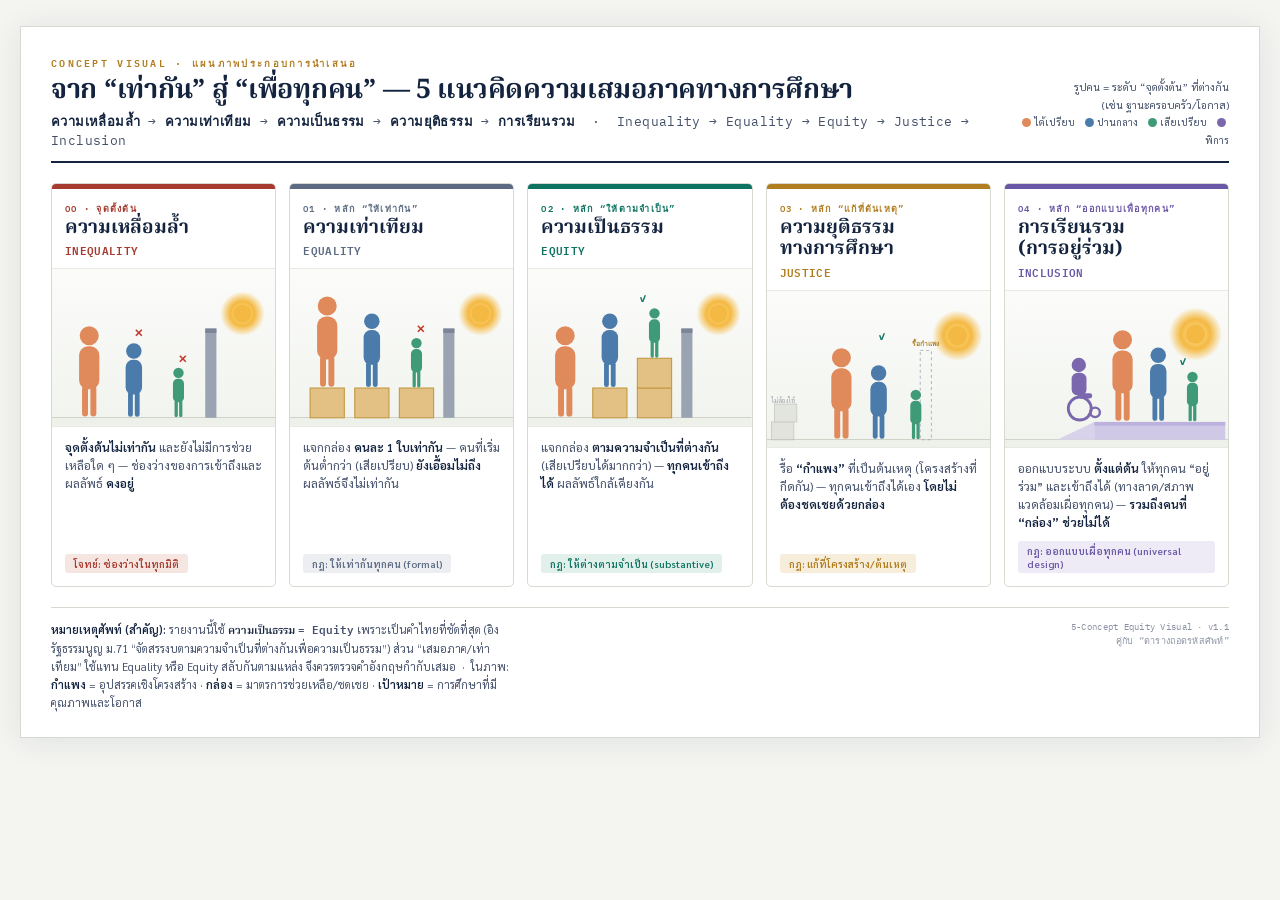
<file: assets/media/equity-4concepts-visual.html>
<!DOCTYPE html>
<html lang="th">
<head>
<meta charset="UTF-8">
<meta name="viewport" content="width=device-width, initial-scale=1.0">
<title>4 แนวคิดความเสมอภาคทางการศึกษา · Equality / Equity / Justice / Inclusion</title>
<link rel="preconnect" href="https://fonts.googleapis.com">
<link rel="preconnect" href="https://fonts.gstatic.com" crossorigin>
<link href="https://fonts.googleapis.com/css2?family=Noto+Serif+Thai:wght@500;600;700&family=Sarabun:wght@400;500;600;700&family=IBM+Plex+Mono:wght@500;600&display=swap" rel="stylesheet">
<style>
  :root{
    --paper:#f4f5f1; --card:#ffffff; --ink:#14243f; --ink-soft:#44506a; --ink-faint:#8a91a1;
    --rule:#d7dad1; --rule-soft:#e7e9e2;
    --c-ineq:#a63a2e;   --c-ineq-bg:#f6e6e2;
    --c-eqal:#5c6b82;   --c-eqal-bg:#eceef1;
    --c-eqty:#0e7361;   --c-eqty-bg:#e2f0ec;
    --c-just:#b07d1f;   --c-just-bg:#f6eddb;
    --c-incl:#6a57a6;   --c-incl-bg:#eeeaf6;
    --wall:#9aa3b2; --wall-dk:#7c8698;
    --box:#e3c084; --box-dk:#c39a45;
    --goal:#f4b942;
  }
  *{ box-sizing:border-box; margin:0; padding:0; }
  html,body{ background:var(--paper); }
  body{ font-family:"Sarabun",system-ui,sans-serif; color:var(--ink); -webkit-font-smoothing:antialiased;
    padding:26px 20px 40px; }
  .wrap{ width:1240px; max-width:100%; margin:0 auto; background:var(--card); border:1px solid var(--rule);
    box-shadow:0 3px 30px rgba(20,36,63,.09); padding:26px 30px 24px; }

  /* header */
  .eyebrow{ font-family:"IBM Plex Mono",monospace; font-size:9.5px; letter-spacing:.24em;
    text-transform:uppercase; color:var(--c-just); font-weight:600; }
  h1{ font-family:"Noto Serif Thai",serif; font-weight:700; font-size:27px; line-height:1.15;
    margin-top:4px; letter-spacing:-.01em; }
  .sub{ font-family:"IBM Plex Mono",monospace; font-size:13px; color:var(--ink-soft); margin-top:5px;
    letter-spacing:.03em; }
  .sub b{ color:var(--ink); }
  .headline-row{ display:flex; justify-content:space-between; align-items:flex-end;
    border-bottom:2.5px solid var(--ink); padding-bottom:12px; }
  .keyleg{ text-align:right; font-size:10.5px; color:var(--ink-soft); line-height:1.7; }
  .keyleg .dot{ display:inline-block; width:9px; height:9px; border-radius:50%; margin:0 3px -1px 8px; }

  /* panels */
  .panels{ display:grid; grid-template-columns:repeat(5,1fr); gap:13px; margin-top:20px; }
  .panel{ border:1px solid var(--rule); border-radius:5px; overflow:hidden; display:flex; flex-direction:column; }
  .p-top{ height:5px; }
  .p-head{ padding:11px 13px 9px; }
  .p-num{ font-family:"IBM Plex Mono",monospace; font-size:9px; font-weight:600; letter-spacing:.14em; }
  .p-th{ font-family:"Noto Serif Thai",serif; font-size:19px; font-weight:700; color:var(--ink);
    line-height:1.12; margin-top:2px; }
  .p-en{ font-family:"IBM Plex Mono",monospace; font-size:11px; font-weight:600; letter-spacing:.03em; margin-top:1px; }
  .scene{ background:linear-gradient(#fbfcfa,#f1f3ee); border-top:1px solid var(--rule-soft);
    border-bottom:1px solid var(--rule-soft); }
  .scene svg{ display:block; width:100%; height:auto; }
  .p-body{ padding:11px 13px 13px; flex:1; display:flex; flex-direction:column; }
  .cap{ font-size:12px; color:var(--ink-soft); line-height:1.5; }
  .cap b{ color:var(--ink); font-weight:600; }
  .ruletag{ margin-top:auto; padding-top:10px; }
  .ruletag span{ font-size:10px; font-weight:600; padding:3px 9px; border-radius:3px; display:inline-block;
    font-family:"Sarabun"; }

  .ineq .p-num,.ineq .p-en{ color:var(--c-ineq);} .ineq .p-top{background:var(--c-ineq);} .ineq .ruletag span{background:var(--c-ineq-bg);color:var(--c-ineq);}
  .eqal .p-num,.eqal .p-en{ color:var(--c-eqal);} .eqal .p-top{background:var(--c-eqal);} .eqal .ruletag span{background:var(--c-eqal-bg);color:var(--c-eqal);}
  .eqty .p-num,.eqty .p-en{ color:var(--c-eqty);} .eqty .p-top{background:var(--c-eqty);} .eqty .ruletag span{background:var(--c-eqty-bg);color:var(--c-eqty);}
  .just .p-num,.just .p-en{ color:var(--c-just);} .just .p-top{background:var(--c-just);} .just .ruletag span{background:var(--c-just-bg);color:var(--c-just);}
  .incl .p-num,.incl .p-en{ color:var(--c-incl);} .incl .p-top{background:var(--c-incl);} .incl .ruletag span{background:var(--c-incl-bg);color:var(--c-incl);}

  /* footer */
  .foot{ margin-top:20px; border-top:1px solid var(--rule); padding-top:12px;
    display:flex; justify-content:space-between; gap:24px; align-items:flex-start; }
  .foot .note{ font-size:11px; color:var(--ink-soft); line-height:1.65; max-width:78ch; }
  .foot .note b{ color:var(--ink); font-weight:600; }
  .kw{ font-family:"Noto Serif Thai",serif; font-weight:600; color:var(--ink); }
  .mono{ font-family:"IBM Plex Mono",monospace; font-weight:600; font-size:10.5px; }
  .foot .brand{ font-family:"IBM Plex Mono",monospace; font-size:9px; color:var(--ink-faint);
    text-align:right; white-space:nowrap; letter-spacing:.03em; line-height:1.6; }

  @media print{ @page{ size:A4 landscape; margin:8mm; }
    body{ padding:0; background:#fff; -webkit-print-color-adjust:exact; print-color-adjust:exact; }
    .wrap{ box-shadow:none; border:none; width:100%; padding:0; } }
</style>
</head>
<body>

<!-- shared defs: figures + gradients -->
<svg width="0" height="0" style="position:absolute" aria-hidden="true">
  <defs>
    <radialGradient id="goalGrad" cx="50%" cy="50%" r="50%">
      <stop offset="0%" stop-color="#ffe6a3"/><stop offset="55%" stop-color="#f4b942"/>
      <stop offset="100%" stop-color="#f4b942" stop-opacity="0"/>
    </radialGradient>
    <!-- standing child: viewBox 60x160, feet ~y156, head-top ~y6 -->
    <symbol id="kid" viewBox="0 0 60 160">
      <circle cx="30" cy="22" r="16" fill="currentColor"/>
      <rect x="13" y="40" width="34" height="72" rx="15" fill="currentColor"/>
      <rect x="18" y="106" width="10" height="52" rx="5" fill="currentColor"/>
      <rect x="32" y="106" width="10" height="52" rx="5" fill="currentColor"/>
    </symbol>
    <!-- wheelchair child: viewBox 90x140, seat/base ~y132, head-top ~y5 -->
    <symbol id="kidwc" viewBox="0 0 90 140">
      <circle cx="36" cy="21" r="15" fill="currentColor"/>
      <rect x="21" y="37" width="31" height="48" rx="13" fill="currentColor"/>
      <rect x="34" y="80" width="30" height="11" rx="5" fill="currentColor"/>
      <circle cx="38" cy="112" r="24" fill="none" stroke="currentColor" stroke-width="6"/>
      <circle cx="70" cy="120" r="10" fill="none" stroke="currentColor" stroke-width="5"/>
    </symbol>
  </defs>
</svg>

<div class="wrap">

  <div class="headline-row">
    <div>
      <div class="eyebrow">Concept Visual · แผนภาพประกอบการนำเสนอ</div>
      <h1>จาก “เท่ากัน” สู่ “เพื่อทุกคน” — 5 แนวคิดความเสมอภาคทางการศึกษา</h1>
      <div class="sub"><b>ความเหลื่อมล้ำ</b> → <b>ความเท่าเทียม</b> → <b>ความเป็นธรรม</b> → <b>ความยุติธรรม</b> → <b>การเรียนรวม</b> &nbsp;·&nbsp; Inequality → Equality → Equity → Justice → Inclusion</div>
    </div>
    <div class="keyleg">
      รูปคน = ระดับ “จุดตั้งต้น” ที่ต่างกัน<br>(เช่น ฐานะครอบครัว/โอกาส)<br>
      <span style="font-size:10px">
      <span class="dot" style="background:#e08a5b"></span>ได้เปรียบ
      <span class="dot" style="background:#4b7bab"></span>ปานกลาง
      <span class="dot" style="background:#3f9a7a"></span>เสียเปรียบ
      <span class="dot" style="background:#7a67ad"></span>พิการ</span>
    </div>
  </div>

  <div class="panels">

    <!-- 0 INEQUALITY -->
    <div class="panel ineq">
      <div class="p-top"></div>
      <div class="p-head"><div class="p-num">00 · จุดตั้งต้น</div>
        <div class="p-th">ความเหลื่อมล้ำ</div><div class="p-en">INEQUALITY</div></div>
      <div class="scene">
        <svg viewBox="0 0 300 210">
          <circle cx="256" cy="60" r="30" fill="url(#goalGrad)"/>
          <circle cx="256" cy="60" r="12" fill="var(--goal)"/>
          <line x1="0" y1="200" x2="300" y2="200" stroke="#c7cabf" stroke-width="2"/>
          <rect x="0" y="200" width="300" height="10" fill="#eef0ea"/>
          <!-- wall -->
          <rect x="206" y="80" width="15" height="120" fill="var(--wall)"/>
          <rect x="206" y="80" width="15" height="6" fill="var(--wall-dk)"/>
          <!-- NO boxes: kids on the ground, feet y=200 -->
          <use href="#kid" x="20"  y="72"  width="60" height="128" style="color:#e08a5b"/>
          <use href="#kid" x="80"  y="96"  width="60" height="104" style="color:#4b7bab"/>
          <use href="#kid" x="140" y="130" width="60" height="70"  style="color:#3f9a7a"/>
          <!-- middle + shortest can't see -->
          <text x="110" y="92"  font-family="IBM Plex Mono" font-size="15" fill="#c0392b" font-weight="700">✕</text>
          <text x="170" y="126" font-family="IBM Plex Mono" font-size="15" fill="#c0392b" font-weight="700">✕</text>
        </svg>
      </div>
      <div class="p-body">
        <div class="cap"><b>จุดตั้งต้นไม่เท่ากัน</b> และยังไม่มีการช่วยเหลือใด ๆ — ช่องว่างของการเข้าถึงและผลลัพธ์ <b>คงอยู่</b></div>
        <div class="ruletag"><span>โจทย์: ช่องว่างในทุกมิติ</span></div>
      </div>
    </div>

    <!-- 1 EQUALITY -->
    <div class="panel eqal">
      <div class="p-top"></div>
      <div class="p-head"><div class="p-num">01 · หลัก “ให้เท่ากัน”</div>
        <div class="p-th">ความเท่าเทียม</div><div class="p-en">EQUALITY</div></div>
      <div class="scene">
        <svg viewBox="0 0 300 210">
          <circle cx="256" cy="60" r="30" fill="url(#goalGrad)"/>
          <circle cx="256" cy="60" r="12" fill="var(--goal)"/>
          <line x1="0" y1="200" x2="300" y2="200" stroke="#c7cabf" stroke-width="2"/>
          <rect x="0" y="200" width="300" height="10" fill="#eef0ea"/>
          <!-- wall -->
          <rect x="206" y="80" width="15" height="120" fill="var(--wall)"/>
          <rect x="206" y="80" width="15" height="6" fill="var(--wall-dk)"/>
          <!-- boxes (1 each) -->
          <g stroke="var(--box-dk)" stroke-width="1.5">
            <rect x="27"  y="160" width="46" height="40" fill="var(--box)"/>
            <rect x="87"  y="160" width="46" height="40" fill="var(--box)"/>
            <rect x="147" y="160" width="46" height="40" fill="var(--box)"/>
          </g>
          <!-- kids on 1 box each: feet y=160 -->
          <use href="#kid" x="20"  y="32" width="60" height="128" style="color:#e08a5b"/>
          <use href="#kid" x="80"  y="56" width="60" height="104" style="color:#4b7bab"/>
          <use href="#kid" x="140" y="90" width="60" height="70"  style="color:#3f9a7a"/>
          <!-- shortest can't see: marker -->
          <text x="170" y="86" font-family="IBM Plex Mono" font-size="15" fill="#c0392b" font-weight="700">✕</text>
        </svg>
      </div>
      <div class="p-body">
        <div class="cap">แจกกล่อง <b>คนละ 1 ใบเท่ากัน</b> — คนที่เริ่มต้นต่ำกว่า (เสียเปรียบ) <b>ยังเอื้อมไม่ถึง</b> ผลลัพธ์จึงไม่เท่ากัน</div>
        <div class="ruletag"><span>กฎ: ให้เท่ากันทุกคน (formal)</span></div>
      </div>
    </div>

    <!-- 2 EQUITY -->
    <div class="panel eqty">
      <div class="p-top"></div>
      <div class="p-head"><div class="p-num">02 · หลัก “ให้ตามจำเป็น”</div>
        <div class="p-th">ความเป็นธรรม</div><div class="p-en">EQUITY</div></div>
      <div class="scene">
        <svg viewBox="0 0 300 210">
          <circle cx="256" cy="60" r="30" fill="url(#goalGrad)"/>
          <circle cx="256" cy="60" r="12" fill="var(--goal)"/>
          <line x1="0" y1="200" x2="300" y2="200" stroke="#c7cabf" stroke-width="2"/>
          <rect x="0" y="200" width="300" height="10" fill="#eef0ea"/>
          <rect x="206" y="80" width="15" height="120" fill="var(--wall)"/>
          <rect x="206" y="80" width="15" height="6" fill="var(--wall-dk)"/>
          <!-- boxes redistributed: A 0, B 1, C 2 -->
          <g stroke="var(--box-dk)" stroke-width="1.5">
            <rect x="87"  y="160" width="46" height="40" fill="var(--box)"/>
            <rect x="147" y="160" width="46" height="40" fill="var(--box)"/>
            <rect x="147" y="120" width="46" height="40" fill="var(--box)"/>
          </g>
          <!-- kids: A ground(feet200), B 1box(160), C 2box(120) -->
          <use href="#kid" x="20"  y="72" width="60" height="128" style="color:#e08a5b"/>
          <use href="#kid" x="80"  y="56" width="60" height="104" style="color:#4b7bab"/>
          <use href="#kid" x="140" y="50" width="60" height="70"  style="color:#3f9a7a"/>
          <text x="150" y="44" font-family="IBM Plex Mono" font-size="14" fill="#0e7361" font-weight="700">✓</text>
        </svg>
      </div>
      <div class="p-body">
        <div class="cap">แจกกล่อง <b>ตามความจำเป็นที่ต่างกัน</b> (เสียเปรียบได้มากกว่า) — <b>ทุกคนเข้าถึงได้</b> ผลลัพธ์ใกล้เคียงกัน</div>
        <div class="ruletag"><span>กฎ: ให้ต่างตามจำเป็น (substantive)</span></div>
      </div>
    </div>

    <!-- 3 JUSTICE -->
    <div class="panel just">
      <div class="p-top"></div>
      <div class="p-head"><div class="p-num">03 · หลัก “แก้ที่ต้นเหตุ”</div>
        <div class="p-th">ความยุติธรรม<br>ทางการศึกษา</div><div class="p-en">JUSTICE</div></div>
      <div class="scene">
        <svg viewBox="0 0 300 210">
          <circle cx="256" cy="60" r="34" fill="url(#goalGrad)"/>
          <circle cx="256" cy="60" r="13" fill="var(--goal)"/>
          <line x1="0" y1="200" x2="300" y2="200" stroke="#c7cabf" stroke-width="2"/>
          <rect x="0" y="200" width="300" height="10" fill="#eef0ea"/>
          <!-- wall removed: dashed footprint -->
          <rect x="206" y="80" width="15" height="120" fill="none" stroke="var(--wall)" stroke-width="1.5" stroke-dasharray="4 4" opacity="0.7"/>
          <text x="213" y="74" text-anchor="middle" font-family="IBM Plex Mono" font-size="9" fill="var(--c-just)" font-weight="700">รื้อกำแพง</text>
          <!-- discarded boxes, greyed -->
          <g stroke="#b9bcb2" stroke-width="1.2" opacity="0.7">
            <rect x="6" y="176" width="30" height="24" fill="#dcddd6"/>
            <rect x="10" y="152" width="30" height="24" fill="#dcddd6"/>
          </g>
          <text x="21" y="150" text-anchor="middle" font-family="Sarabun" font-size="8.5" fill="#9aa0a8">ไม่ต้องใช้</text>
          <!-- kids stand on ground, all see (no wall) -->
          <use href="#kid" x="70"  y="72"  width="60" height="128" style="color:#e08a5b"/>
          <use href="#kid" x="120" y="96"  width="60" height="104" style="color:#4b7bab"/>
          <use href="#kid" x="170" y="130" width="60" height="70"  style="color:#3f9a7a"/>
          <text x="150" y="66" font-family="IBM Plex Mono" font-size="14" fill="#0e7361" font-weight="700">✓</text>
        </svg>
      </div>
      <div class="p-body">
        <div class="cap">รื้อ <b>“กำแพง”</b> ที่เป็นต้นเหตุ (โครงสร้างที่กีดกัน) — ทุกคนเข้าถึงได้เอง <b>โดยไม่ต้องชดเชยด้วยกล่อง</b></div>
        <div class="ruletag"><span>กฎ: แก้ที่โครงสร้าง/ต้นเหตุ</span></div>
      </div>
    </div>

    <!-- 4 INCLUSION -->
    <div class="panel incl">
      <div class="p-top"></div>
      <div class="p-head"><div class="p-num">04 · หลัก “ออกแบบเพื่อทุกคน”</div>
        <div class="p-th">การเรียนรวม<br>(การอยู่ร่วม)</div><div class="p-en">INCLUSION</div></div>
      <div class="scene">
        <svg viewBox="0 0 300 210">
          <circle cx="256" cy="58" r="36" fill="url(#goalGrad)"/>
          <circle cx="256" cy="58" r="13" fill="var(--goal)"/>
          <line x1="0" y1="200" x2="300" y2="200" stroke="#c7cabf" stroke-width="2"/>
          <rect x="0" y="200" width="300" height="10" fill="#eef0ea"/>
          <!-- shared raised platform + ramp (universal design) -->
          <polygon points="70,200 120,200 120,176 70,200" fill="#d8d3ea"/>
          <rect x="120" y="176" width="176" height="24" fill="#cfc8e6"/>
          <rect x="120" y="176" width="176" height="5" fill="#bcb2dd"/>
          <!-- everyone together on platform (feet y=176), incl wheelchair -->
          <use href="#kid"   x="128" y="48"  width="60" height="128" style="color:#e08a5b"/>
          <use href="#kid"   x="176" y="72"  width="60" height="104" style="color:#4b7bab"/>
          <use href="#kid"   x="222" y="106" width="60" height="70"  style="color:#3f9a7a"/>
          <use href="#kidwc" x="70"  y="86"  width="70" height="90"  style="color:#7a67ad"/>
          <text x="235" y="100" font-family="IBM Plex Mono" font-size="13" fill="#0e7361" font-weight="700">✓</text>
        </svg>
      </div>
      <div class="p-body">
        <div class="cap">ออกแบบระบบ <b>ตั้งแต่ต้น</b> ให้ทุกคน “อยู่ร่วม” และเข้าถึงได้ (ทางลาด/สภาพแวดล้อมเผื่อทุกคน) — <b>รวมถึงคนที่ “กล่อง” ช่วยไม่ได้</b></div>
        <div class="ruletag"><span>กฎ: ออกแบบเผื่อทุกคน (universal design)</span></div>
      </div>
    </div>

  </div>

  <div class="foot">
    <div class="note">
      <b>หมายเหตุศัพท์ (สำคัญ):</b> รายงานนี้ใช้ <span class="kw">ความเป็นธรรม</span> <span class="mono">= Equity</span> เพราะเป็นคำไทยที่ชัดที่สุด (อิงรัฐธรรมนูญ ม.71 “จัดสรรงบตามความจำเป็นที่ต่างกันเพื่อความเป็นธรรม”) ส่วน “เสมอภาค/เท่าเทียม” ใช้แทน Equality หรือ Equity สลับกันตามแหล่ง จึงควรตรวจคำอังกฤษกำกับเสมอ &nbsp;·&nbsp;
      ในภาพ: <b>กำแพง</b> = อุปสรรคเชิงโครงสร้าง · <b>กล่อง</b> = มาตรการช่วยเหลือ/ชดเชย · <b>เป้าหมาย</b> = การศึกษาที่มีคุณภาพและโอกาส
    </div>
    <div class="brand">5-Concept Equity Visual · v1.1<br>คู่กับ “ตารางถอดรหัสศัพท์”</div>
  </div>

</div>
</body>
</html>
</file>
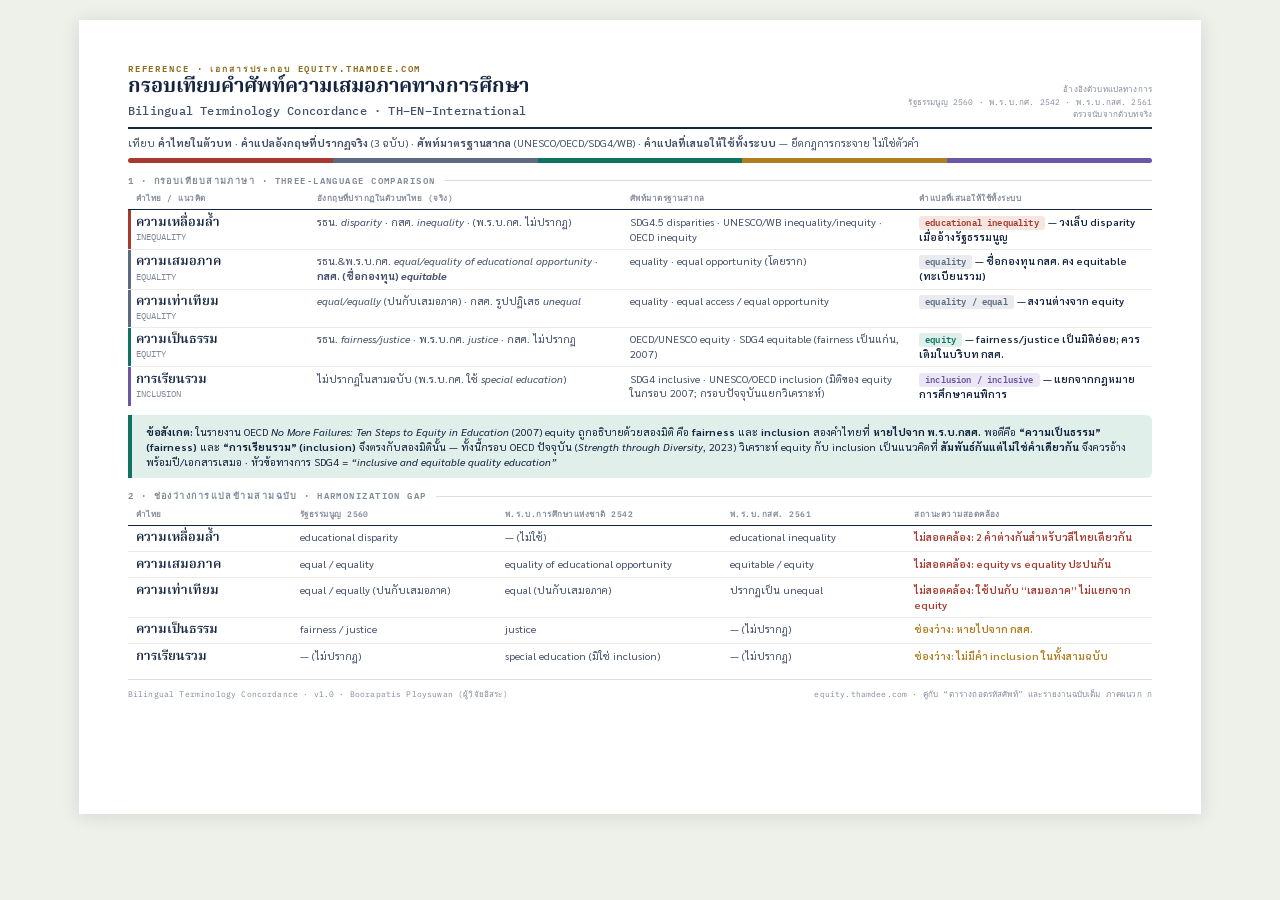
<file: assets/media/terminology-concordance-th-en.html>
<!DOCTYPE html>
<html lang="th">
<head>
<meta charset="UTF-8">
<title>กรอบเทียบคำศัพท์ไทย–อังกฤษ–สากล · Bilingual Terminology Concordance</title>
<link href="https://fonts.googleapis.com/css2?family=Noto+Serif+Thai:wght@600;700&family=Sarabun:wght@400;500;600;700&family=IBM+Plex+Mono:wght@500;600&display=swap" rel="stylesheet">
<style>
  :root{
    --paper:#fff; --ink:#14243f; --ink-soft:#44506a; --ink-faint:#828a9a;
    --rule:#dcdfd7; --rule-soft:#e8eae3;
    --ineq:#a63a2e; --ineq-bg:#f6e6e2; --eqal:#5c6b82; --eqal-bg:#e9ebef;
    --eqty:#0e7361; --eqty-bg:#e0efea; --just:#b07d1f; --just-bg:#f6ecd9; --incl:#6a57a6; --incl-bg:#ece7f5;
    --gold:#8a6d1c;
    --serif:"Noto Serif Thai",serif; --sans:"Sarabun",sans-serif; --mono:"IBM Plex Mono",monospace;
  }
  *{box-sizing:border-box;margin:0;padding:0}
  body{font-family:var(--sans);color:var(--ink);font-size:11px;line-height:1.5;-webkit-font-smoothing:antialiased;background:#eef0ea;padding:20px}
  .sheet{width:297mm;min-height:210mm;margin:0 auto 16px;background:#fff;padding:11mm 13mm 9mm;box-shadow:0 2px 18px rgba(20,36,63,.12)}
  .eyebrow{font-family:var(--mono);font-size:8.5px;letter-spacing:.22em;text-transform:uppercase;color:var(--gold);font-weight:600}
  h1{font-family:var(--serif);font-weight:700;font-size:20px;line-height:1.12;margin-top:2px}
  h1 .en{font-family:var(--mono);font-weight:500;font-size:12px;color:var(--ink-soft);letter-spacing:.02em}
  .masthead{display:flex;justify-content:space-between;align-items:flex-end;border-bottom:2.5px solid var(--ink);padding-bottom:6px}
  .masthead .who{text-align:right;font-family:var(--mono);font-size:8px;color:var(--ink-faint);line-height:1.6;letter-spacing:.02em}
  .sub{font-size:10.5px;color:var(--ink-soft);margin-top:6px;white-space:nowrap;overflow:hidden}
  .spectrum{display:flex;height:5px;width:100%;border-radius:3px;overflow:hidden;margin-top:7px}
  .spectrum i{flex:1}.s1{background:var(--ineq)}.s2{background:var(--eqal)}.s3{background:var(--eqty)}.s4{background:var(--just)}.s5{background:var(--incl)}
  .seclabel{font-family:var(--mono);font-size:9px;letter-spacing:.16em;text-transform:uppercase;color:var(--ink-faint);font-weight:600;margin:11px 0 5px;display:flex;align-items:center;gap:9px}
  .seclabel::after{content:"";flex:1;height:1px;background:var(--rule)}
  table{width:100%;border-collapse:collapse}
  th{font-family:var(--mono);font-size:8px;letter-spacing:.06em;text-transform:uppercase;color:var(--ink-faint);font-weight:600;text-align:left;padding:0 8px 5px;border-bottom:1.5px solid var(--ink)}
  td{padding:4.5px 8px;border-bottom:1px solid var(--rule-soft);vertical-align:top;font-size:10.5px;color:var(--ink-soft);line-height:1.4}
  tr:last-child td{border-bottom:none}
  .term{font-family:var(--serif);font-size:13px;font-weight:600;color:var(--ink);line-height:1.25}
  .en-lbl{font-family:var(--mono);font-size:8.5px;color:var(--ink-faint);display:block}
  .chip{display:inline-block;font-family:var(--mono);font-size:8.5px;font-weight:600;padding:1px 6px;border-radius:3px;letter-spacing:.02em}
  .c-ineq{background:var(--ineq-bg);color:var(--ineq)}.c-eqal{background:var(--eqal-bg);color:var(--eqal)}
  .c-eqty{background:var(--eqty-bg);color:var(--eqty)}.c-just{background:var(--just-bg);color:var(--just)}.c-incl{background:var(--incl-bg);color:var(--incl)}
  .rec{font-weight:600;color:var(--ink)}
  .row-ineq td:first-child{box-shadow:inset 3px 0 var(--ineq)} .row-eqal td:first-child{box-shadow:inset 3px 0 var(--eqal)}
  .row-eqty td:first-child{box-shadow:inset 3px 0 var(--eqty)} .row-just td:first-child{box-shadow:inset 3px 0 var(--just)} .row-incl td:first-child{box-shadow:inset 3px 0 var(--incl)}
  .callout{border-left:4px solid var(--eqty);background:var(--eqty-bg);padding:9px 14px;border-radius:0 6px 6px 0;margin-top:9px;font-size:10.5px;line-height:1.45}
  .callout b{color:var(--ink)}
  .status-bad{color:var(--ineq);font-weight:600}.status-gap{color:var(--just);font-weight:600}
  .foot{display:flex;justify-content:space-between;align-items:center;margin-top:10px;padding-top:8px;border-top:1px solid var(--rule);font-family:var(--mono);font-size:8px;color:var(--ink-faint);letter-spacing:.02em}
  .quo{font-style:italic}
  @page{size:A4 landscape;margin:0}
  @media print{body{padding:0;background:#fff;-webkit-print-color-adjust:exact;print-color-adjust:exact}.sheet{box-shadow:none;margin:0;width:297mm;min-height:210mm;padding:9mm 12mm}}
</style>
</head>
<body>
<div class="sheet">
  <div class="masthead">
    <div>
      <div class="eyebrow">Reference · เอกสารประกอบ equity.thamdee.com</div>
      <h1>กรอบเทียบคำศัพท์ความเสมอภาคทางการศึกษา<br><span class="en">Bilingual Terminology Concordance · TH–EN–International</span></h1>
    </div>
    <div class="who">อ้างอิงตัวบทแปลทางการ<br>รัฐธรรมนูญ 2560 · พ.ร.บ.กศ. 2542 · พ.ร.บ.กสศ. 2561<br>ตรวจนับจากตัวบทจริง</div>
  </div>
  <p class="sub">เทียบ <b>คำไทยในตัวบท</b> · <b>คำแปลอังกฤษที่ปรากฏจริง</b> (3 ฉบับ) · <b>ศัพท์มาตรฐานสากล</b> (UNESCO/OECD/SDG4/WB) · <b>คำแปลที่เสนอให้ใช้ทั้งระบบ</b> — ยึดกฎการกระจาย ไม่ใช่ตัวคำ</p>
  <div class="spectrum"><i class="s1"></i><i class="s2"></i><i class="s3"></i><i class="s4"></i><i class="s5"></i></div>

  <div class="seclabel">1 · กรอบเทียบสามภาษา · Three-Language Comparison</div>
  <table>
    <thead><tr><th style="width:15%">คำไทย / แนวคิด</th><th style="width:26%">อังกฤษที่ปรากฏในตัวบทไทย (จริง)</th><th style="width:24%">ศัพท์มาตรฐานสากล</th><th style="width:20%">คำแปลที่เสนอให้ใช้ทั้งระบบ</th></tr></thead>
    <tbody>
      <tr class="row-ineq"><td><span class="term">ความเหลื่อมล้ำ</span><span class="en-lbl">INEQUALITY</span></td><td>รธน. <span class="quo">disparity</span> · กสศ. <span class="quo">inequality</span> · (พ.ร.บ.กศ. ไม่ปรากฏ)</td><td>SDG4.5 disparities · UNESCO/WB inequality/inequity · OECD inequity</td><td><span class="chip c-ineq">educational inequality</span> <span class="rec">— วงเล็บ disparity เมื่ออ้างรัฐธรรมนูญ</span></td></tr>
      <tr class="row-eqal"><td><span class="term">ความเสมอภาค</span><span class="en-lbl">EQUALITY</span></td><td>รธน.&พ.ร.บ.กศ. <span class="quo">equal/equality of educational opportunity</span> · <b>กสศ. (ชื่อกองทุน) <span class="quo">equitable</span></b></td><td>equality · equal opportunity (โดยราก)</td><td><span class="chip c-eqal">equality</span> <span class="rec">— ชื่อกองทุน กสศ. คง equitable (ทะเบียนรวม)</span></td></tr>
      <tr class="row-eqal"><td><span class="term">ความเท่าเทียม</span><span class="en-lbl">EQUALITY</span></td><td><span class="quo">equal/equally</span> (ปนกับเสมอภาค) · กสศ. รูปปฏิเสธ <span class="quo">unequal</span></td><td>equality · equal access / equal opportunity</td><td><span class="chip c-eqal">equality / equal</span> <span class="rec">— สงวนต่างจาก equity</span></td></tr>
      <tr class="row-eqty"><td><span class="term">ความเป็นธรรม</span><span class="en-lbl">EQUITY</span></td><td>รธน. <span class="quo">fairness/justice</span> · พ.ร.บ.กศ. <span class="quo">justice</span> · กสศ. ไม่ปรากฏ</td><td>OECD/UNESCO equity · SDG4 equitable (fairness เป็นแก่น, 2007)</td><td><span class="chip c-eqty">equity</span> <span class="rec">— fairness/justice เป็นมิติย่อย; ควรเติมในบริบท กสศ.</span></td></tr>
      <tr class="row-incl"><td><span class="term">การเรียนรวม</span><span class="en-lbl">INCLUSION</span></td><td>ไม่ปรากฏในสามฉบับ (พ.ร.บ.กศ. ใช้ <span class="quo">special education</span>)</td><td>SDG4 inclusive · UNESCO/OECD inclusion (มิติของ equity ในกรอบ 2007; กรอบปัจจุบันแยกวิเคราะห์)</td><td><span class="chip c-incl">inclusion / inclusive</span> <span class="rec">— แยกจากกฎหมายการศึกษาคนพิการ</span></td></tr>
    </tbody>
  </table>

  <div class="callout"><b>ข้อสังเกต:</b> ในรายงาน OECD <span class="quo">No More Failures: Ten Steps to Equity in Education</span> (2007) equity ถูกอธิบายด้วยสองมิติ คือ <b>fairness</b> และ <b>inclusion</b> สองคำไทยที่ <b>หายไปจาก พ.ร.บ.กสศ.</b> พอดีคือ <b>“ความเป็นธรรม” (fairness)</b> และ <b>“การเรียนรวม” (inclusion)</b> จึงตรงกับสองมิตินั้น — ทั้งนี้กรอบ OECD ปัจจุบัน (<span class="quo">Strength through Diversity</span>, 2023) วิเคราะห์ equity กับ inclusion เป็นแนวคิดที่ <b>สัมพันธ์กันแต่ไม่ใช่คำเดียวกัน</b> จึงควรอ้างพร้อมปี/เอกสารเสมอ · หัวข้อทางการ SDG4 = <span class="quo">“inclusive and equitable quality education”</span></div>

  <div class="seclabel">2 · ช่องว่างการแปลข้ามสามฉบับ · Harmonization Gap</div>
  <table>
    <thead><tr><th style="width:16%">คำไทย</th><th style="width:20%">รัฐธรรมนูญ 2560</th><th style="width:22%">พ.ร.บ.การศึกษาแห่งชาติ 2542</th><th style="width:18%">พ.ร.บ.กสศ. 2561</th><th style="width:24%">สถานะความสอดคล้อง</th></tr></thead>
    <tbody>
      <tr><td class="term">ความเหลื่อมล้ำ</td><td>educational disparity</td><td>— (ไม่ใช้)</td><td>educational inequality</td><td class="status-bad">ไม่สอดคล้อง: 2 คำต่างกันสำหรับวลีไทยเดียวกัน</td></tr>
      <tr><td class="term">ความเสมอภาค</td><td>equal / equality</td><td>equality of educational opportunity</td><td>equitable / equity</td><td class="status-bad">ไม่สอดคล้อง: equity vs equality ปะปนกัน</td></tr>
      <tr><td class="term">ความเท่าเทียม</td><td>equal / equally (ปนกับเสมอภาค)</td><td>equal (ปนกับเสมอภาค)</td><td>ปรากฏเป็น unequal</td><td class="status-bad">ไม่สอดคล้อง: ใช้ปนกับ “เสมอภาค” ไม่แยกจาก equity</td></tr>
      <tr><td class="term">ความเป็นธรรม</td><td>fairness / justice</td><td>justice</td><td>— (ไม่ปรากฏ)</td><td class="status-gap">ช่องว่าง: หายไปจาก กสศ.</td></tr>
      <tr><td class="term">การเรียนรวม</td><td>— (ไม่ปรากฏ)</td><td>special education (มิใช่ inclusion)</td><td>— (ไม่ปรากฏ)</td><td class="status-gap">ช่องว่าง: ไม่มีคำ inclusion ในทั้งสามฉบับ</td></tr>
    </tbody>
  </table>

  <div class="foot">
    <span>Bilingual Terminology Concordance · v1.0 · Boorapatis Ploysuwan (ผู้วิจัยอิสระ)</span>
    <span>equity.thamdee.com · คู่กับ “ตารางถอดรหัสศัพท์” และรายงานฉบับเต็ม ภาคผนวก ก</span>
  </div>
</div>
</body>
</html>
</file>
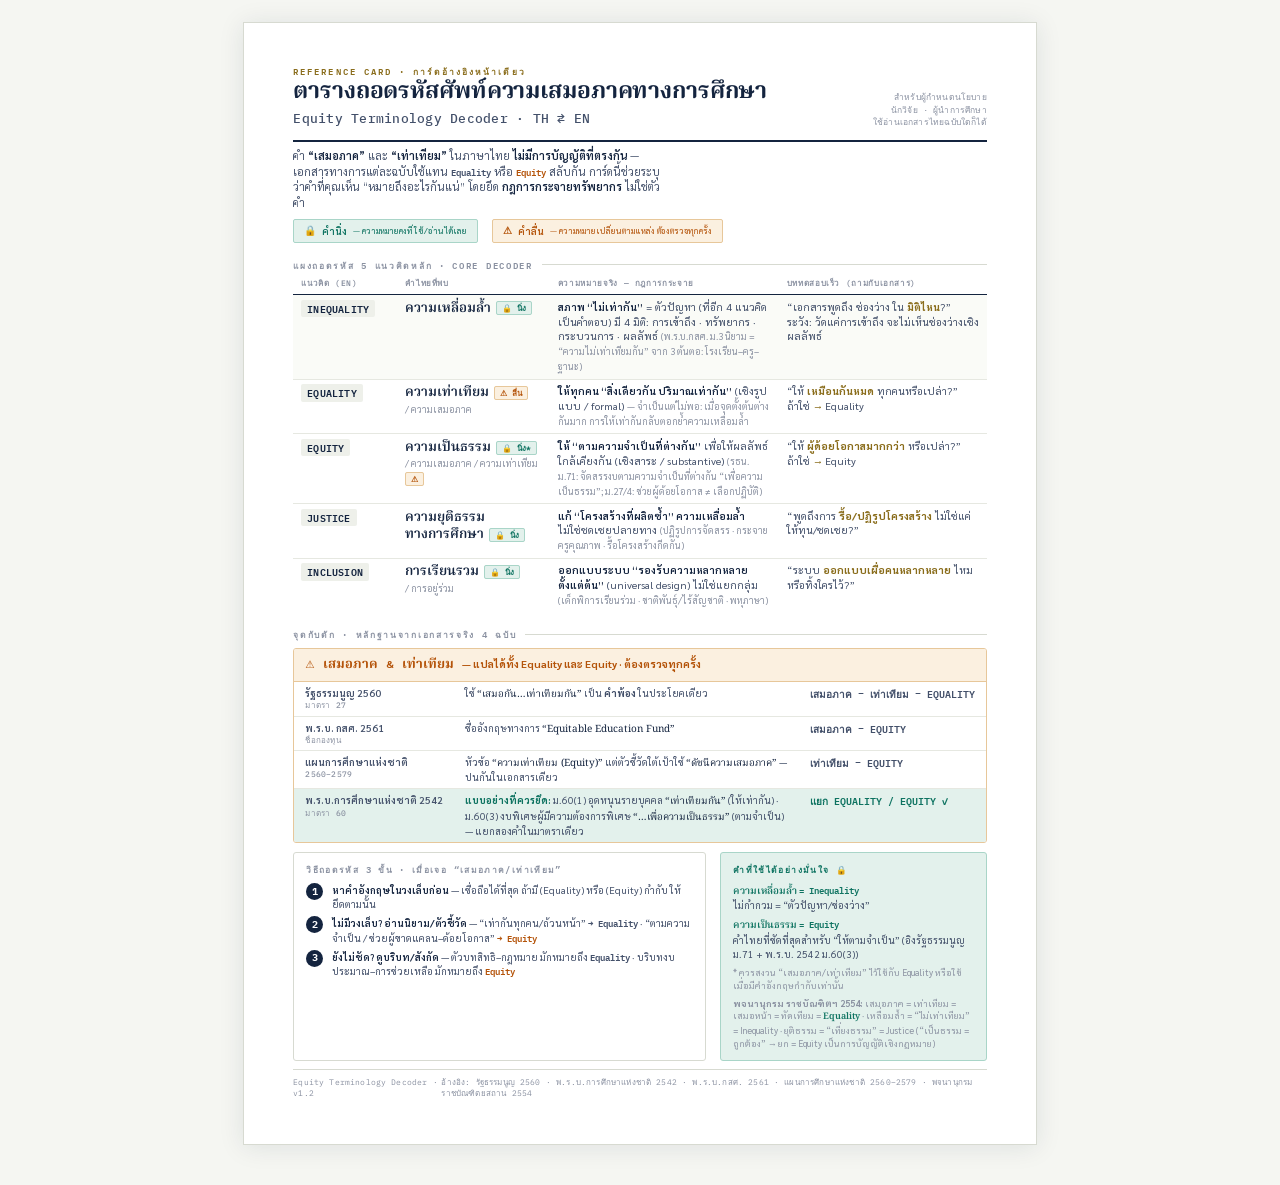
<file: assets/media/terminology-decoder-card.html>
<!DOCTYPE html>
<html lang="th">
<head>
<meta charset="UTF-8">
<meta name="viewport" content="width=device-width, initial-scale=1.0">
<title>ตารางถอดรหัสศัพท์ · Equity Terminology Decoder</title>
<link rel="preconnect" href="https://fonts.googleapis.com">
<link rel="preconnect" href="https://fonts.gstatic.com" crossorigin>
<link href="https://fonts.googleapis.com/css2?family=Noto+Serif+Thai:wght@500;600;700&family=Sarabun:wght@400;500;600;700&family=IBM+Plex+Mono:wght@500;600&display=swap" rel="stylesheet">
<style>
  :root{
    --paper:#f5f6f2;
    --card:#ffffff;
    --ink:#14243f;
    --ink-soft:#43506a;
    --ink-faint:#8a91a1;
    --slip:#b45309;
    --slip-bg:#fbf0e0;
    --slip-line:#e7c79a;
    --stable:#0e7361;
    --stable-bg:#e3f1ec;
    --stable-line:#a9d5c8;
    --gold:#8a6d1c;
    --rule:#d7dad1;
    --rule-soft:#e6e8e1;
  }
  *{ box-sizing:border-box; margin:0; padding:0; }
  html,body{ background:var(--paper); }
  body{
    font-family:"Sarabun",system-ui,sans-serif;
    color:var(--ink);
    line-height:1.42;
    -webkit-font-smoothing:antialiased;
    padding:22px 16px 40px;
  }
  .sheet{
    width:210mm;
    max-width:100%;
    min-height:297mm;
    margin:0 auto;
    background:var(--card);
    padding:11mm 13mm 9mm;
    box-shadow:0 2px 24px rgba(20,36,63,.10);
    border:1px solid var(--rule);
  }

  /* ---------- Header ---------- */
  .masthead{ display:flex; justify-content:space-between; align-items:flex-end;
    border-bottom:2.5px solid var(--ink); padding-bottom:9px; }
  .eyebrow{ font-family:"IBM Plex Mono",monospace; font-size:8.5px; letter-spacing:.24em;
    text-transform:uppercase; color:var(--gold); font-weight:600; }
  h1{ font-family:"Noto Serif Thai",serif; font-weight:700; font-size:23px; color:var(--ink);
    line-height:1.12; margin-top:3px; letter-spacing:-.005em; }
  h1 .en{ font-family:"IBM Plex Mono",monospace; font-weight:500; font-size:12.5px;
    color:var(--ink-soft); letter-spacing:.02em; }
  .masthead .who{ text-align:right; font-size:8.5px; color:var(--ink-faint); line-height:1.5;
    font-family:"IBM Plex Mono",monospace; letter-spacing:.02em; padding-bottom:2px; }
  .lede{ font-size:11px; color:var(--ink-soft); margin-top:6px; max-width:62ch; }
  .lede b{ color:var(--ink); font-weight:600; }

  /* ---------- Legend ---------- */
  .legend{ display:flex; gap:14px; margin-top:8px; }
  .flag{ display:inline-flex; align-items:center; gap:6px; font-size:10px; font-weight:600;
    padding:4px 10px; border-radius:2px; }
  .flag .g{ font-family:"IBM Plex Mono",monospace; font-weight:700; }
  .flag.stable{ background:var(--stable-bg); color:var(--stable); border:1px solid var(--stable-line); }
  .flag.slip{ background:var(--slip-bg); color:var(--slip); border:1px solid var(--slip-line); }
  .flag small{ font-weight:500; opacity:.9; }

  /* ---------- Section label ---------- */
  .seclabel{ font-family:"IBM Plex Mono",monospace; font-size:8.5px; letter-spacing:.2em;
    text-transform:uppercase; color:var(--ink-faint); font-weight:600;
    margin:16px 0 7px; display:flex; align-items:center; gap:9px; }
  .seclabel::after{ content:""; flex:1; height:1px; background:var(--rule); }

  /* ---------- Main decoder table ---------- */
  table{ width:100%; border-collapse:collapse; }
  .decoder th{ font-family:"IBM Plex Mono",monospace; font-size:8px; letter-spacing:.08em;
    text-transform:uppercase; color:var(--ink-faint); font-weight:600; text-align:left;
    padding:0 8px 5px; border-bottom:1.5px solid var(--ink); }
  .decoder td{ padding:4.5px 8px; border-bottom:1px solid var(--rule-soft); vertical-align:top;
    font-size:10.5px; color:var(--ink-soft); }
  .decoder tr:last-child td{ border-bottom:none; }
  .code{ font-family:"IBM Plex Mono",monospace; font-weight:600; font-size:9.5px;
    color:var(--ink); background:#eef0ea; padding:2px 6px; border-radius:2px;
    letter-spacing:.02em; white-space:nowrap; display:inline-block; }
  .th-term{ font-family:"Noto Serif Thai",serif; font-size:13.5px; font-weight:600; color:var(--ink);
    line-height:1.3; }
  .th-alt{ font-size:9.5px; color:var(--ink-faint); font-family:"Sarabun"; }
  .chip{ font-size:8px; font-weight:700; padding:1px 5px; border-radius:2px; margin-left:2px;
    font-family:"IBM Plex Mono",monospace; vertical-align:middle; }
  .chip.s{ background:var(--stable-bg); color:var(--stable); border:1px solid var(--stable-line); }
  .chip.w{ background:var(--slip-bg); color:var(--slip); border:1px solid var(--slip-line); }
  .rule-cell b{ color:var(--ink); font-weight:600; }
  .test{ color:var(--ink); }
  .test .q{ font-style:normal; }
  .arrow{ color:var(--gold); font-weight:700; }

  .row-problem td{ background:#fafbf7; }

  /* ---------- Spotlight (the trap) ---------- */
  .spot{ margin-top:4px; border:1.5px solid var(--slip-line); border-radius:3px; overflow:hidden; }
  .spot-head{ background:var(--slip-bg); color:var(--slip); font-weight:700; font-size:10.5px;
    padding:7px 11px; display:flex; align-items:center; gap:8px;
    border-bottom:1px solid var(--slip-line); }
  .spot-head .big{ font-family:"Noto Serif Thai",serif; font-size:13px; }
  .spot table td{ font-size:10px; padding:4px 11px; border-bottom:1px solid var(--rule-soft);
    color:var(--ink-soft); vertical-align:top; }
  .spot table tr:last-child td{ border-bottom:none; }
  .src{ font-weight:600; color:var(--ink); white-space:nowrap; }
  .src .mono{ font-family:"IBM Plex Mono",monospace; font-size:8px; color:var(--ink-faint);
    display:block; font-weight:500; letter-spacing:.03em; }
  .verdict{ font-family:"IBM Plex Mono",monospace; font-weight:600; font-size:9.5px; white-space:nowrap; }
  .v-eq{ color:var(--ink-soft); }
  .v-eqty{ color:var(--slip); }
  .quo{ font-family:"Noto Serif Thai",serif; color:var(--ink); }

  /* ---------- Footer: decode rule + safe words ---------- */
  .foot{ display:grid; grid-template-columns:1.55fr 1fr; gap:14px; margin-top:9px; }
  .rulebox{ border:1px solid var(--rule); border-radius:3px; padding:10px 12px; }
  .rulebox h3, .safebox h3{ font-family:"IBM Plex Mono",monospace; font-size:8.5px;
    letter-spacing:.16em; text-transform:uppercase; color:var(--ink-faint); font-weight:600;
    margin-bottom:8px; }
  .step{ display:flex; gap:9px; margin-bottom:5px; font-size:10px; color:var(--ink-soft); }
  .step:last-child{ margin-bottom:0; }
  .step .n{ font-family:"IBM Plex Mono",monospace; font-weight:700; font-size:10px; color:#fff;
    background:var(--ink); width:17px; height:17px; border-radius:50%; flex:none;
    display:flex; align-items:center; justify-content:center; }
  .step b{ color:var(--ink); font-weight:600; }
  .kw{ font-family:"Noto Serif Thai",serif; font-weight:600; color:var(--ink); }
  .eq-tag{ font-family:"IBM Plex Mono",monospace; font-weight:600; font-size:9px; }
  .tag-eq{ color:var(--ink-soft); } .tag-eqty{ color:var(--slip); }

  .safebox{ background:var(--stable-bg); border:1px solid var(--stable-line); border-radius:3px;
    padding:10px 12px; }
  .safebox h3{ color:var(--stable); }
  .safe-item{ font-size:10px; margin-bottom:5px; color:var(--ink-soft); }
  .safe-item:last-child{ margin-bottom:0; }
  .safe-item .kw{ color:var(--stable); }
  .safe-item .mono{ font-family:"IBM Plex Mono",monospace; font-size:9px; color:var(--stable);
    font-weight:600; }

  .colophon{ margin-top:8px; padding-top:7px; border-top:1px solid var(--rule);
    display:flex; justify-content:space-between; align-items:center;
    font-size:8px; color:var(--ink-faint); font-family:"IBM Plex Mono",monospace;
    letter-spacing:.02em; }

  /* ---------- Print ---------- */
  @page{ size:A4; margin:0; }
  @media print{
    body{ padding:0; background:#fff; -webkit-print-color-adjust:exact; print-color-adjust:exact; }
    .sheet{ box-shadow:none; border:none; width:210mm; min-height:297mm; margin:0;
      padding:9mm 12mm 8mm; }
  }
</style>
</head>
<body>
<div class="sheet">

  <!-- HEADER -->
  <div class="masthead">
    <div>
      <div class="eyebrow">Reference Card · การ์ดอ้างอิงหน้าเดียว</div>
      <h1>ตารางถอดรหัสศัพท์ความเสมอภาคทางการศึกษา<br><span class="en">Equity Terminology Decoder · TH ⇄ EN</span></h1>
    </div>
    <div class="who">
      สำหรับผู้กำหนดนโยบาย<br>นักวิจัย · ผู้นำการศึกษา<br>ใช้อ่านเอกสารไทยฉบับใดก็ได้
    </div>
  </div>

  <p class="lede">คำ <b>“เสมอภาค”</b> และ <b>“เท่าเทียม”</b> ในภาษาไทย <b>ไม่มีการบัญญัติที่ตรงกัน</b> — เอกสารทางการแต่ละฉบับใช้แทน <span class="eq-tag tag-eq">Equality</span> หรือ <span class="eq-tag tag-eqty">Equity</span> สลับกัน การ์ดนี้ช่วยระบุว่าคำที่คุณเห็น “หมายถึงอะไรกันแน่” โดยยึด <b>กฎการกระจายทรัพยากร</b> ไม่ใช่ตัวคำ</p>

  <div class="legend">
    <span class="flag stable"><span class="g">🔒</span> คำนิ่ง <small>— ความหมายคงที่ ใช้/อ่านได้เลย</small></span>
    <span class="flag slip"><span class="g">⚠</span> คำลื่น <small>— ความหมายเปลี่ยนตามแหล่ง ต้องตรวจทุกครั้ง</small></span>
  </div>

  <!-- MAIN DECODER -->
  <div class="seclabel">แผงถอดรหัส 5 แนวคิดหลัก · Core Decoder</div>
  <table class="decoder">
    <thead>
      <tr>
        <th style="width:15%">แนวคิด (EN)</th>
        <th style="width:22%">คำไทยที่พบ</th>
        <th style="width:33%">ความหมายจริง — กฎการกระจาย</th>
        <th style="width:30%">บททดสอบเร็ว (ถามกับเอกสาร)</th>
      </tr>
    </thead>
    <tbody>
      <tr class="row-problem">
        <td><span class="code">INEQUALITY</span></td>
        <td><span class="th-term">ความเหลื่อมล้ำ</span> <span class="chip s">🔒 นิ่ง</span></td>
        <td class="rule-cell"><b>สภาพ “ไม่เท่ากัน”</b> = ตัวปัญหา (ที่อีก 4 แนวคิดเป็นคำตอบ) มี 4 มิติ: การเข้าถึง · ทรัพยากร · กระบวนการ · ผลลัพธ์ <span class="th-alt">(พ.ร.บ.กสศ. ม.3 นิยาม = “ความไม่เท่าเทียมกัน” จาก 3 ต้นตอ: โรงเรียน–ครู–ฐานะ)</span></td>
        <td class="test">“เอกสารพูดถึง <span class="q">ช่องว่าง</span> ใน <span class="arrow">มิติไหน</span>?” <br>ระวัง: วัดแค่การเข้าถึง จะไม่เห็นช่องว่างเชิงผลลัพธ์</td>
      </tr>
      <tr>
        <td><span class="code">EQUALITY</span></td>
        <td><span class="th-term">ความเท่าเทียม</span> <span class="chip w">⚠ ลื่น</span><br><span class="th-alt">/ ความเสมอภาค</span></td>
        <td class="rule-cell"><b>ให้ทุกคน “สิ่งเดียวกัน ปริมาณเท่ากัน”</b> (เชิงรูปแบบ / formal) <span class="th-alt">— จำเป็นแต่ไม่พอ: เมื่อจุดตั้งต้นต่างกันมาก การให้เท่ากันกลับตอกย้ำความเหลื่อมล้ำ</span></td>
        <td class="test">“ให้ <span class="arrow">เหมือนกันหมด</span> ทุกคนหรือเปล่า?” <br>ถ้าใช่ <span class="arrow">→</span> Equality</td>
      </tr>
      <tr>
        <td><span class="code">EQUITY</span></td>
        <td><span class="th-term">ความเป็นธรรม</span> <span class="chip s">🔒 นิ่ง*</span><br><span class="th-alt">/ ความเสมอภาค / ความเท่าเทียม <span class="chip w" style="margin:0">⚠</span></span></td>
        <td class="rule-cell"><b>ให้ “ตามความจำเป็นที่ต่างกัน”</b> เพื่อให้ผลลัพธ์ใกล้เคียงกัน (เชิงสาระ / substantive) <span class="th-alt">(รธน. ม.71: จัดสรรงบตามความจำเป็นที่ต่างกัน “เพื่อความเป็นธรรม”; ม.27/4: ช่วยผู้ด้อยโอกาส ≠ เลือกปฏิบัติ)</span></td>
        <td class="test">“ให้ <span class="arrow">ผู้ด้อยโอกาสมากกว่า</span> หรือเปล่า?” <br>ถ้าใช่ <span class="arrow">→</span> Equity</td>
      </tr>
      <tr>
        <td><span class="code">JUSTICE</span></td>
        <td><span class="th-term">ความยุติธรรม<br>ทางการศึกษา</span> <span class="chip s">🔒 นิ่ง</span></td>
        <td class="rule-cell"><b>แก้ “โครงสร้างที่ผลิตซ้ำ” ความเหลื่อมล้ำ</b> ไม่ใช่ชดเชยปลายทาง <span class="th-alt">(ปฏิรูปการจัดสรร · กระจายครูคุณภาพ · รื้อโครงสร้างกีดกัน)</span></td>
        <td class="test">“พูดถึงการ <span class="arrow">รื้อ/ปฏิรูปโครงสร้าง</span> ไม่ใช่แค่ให้ทุน/ชดเชย?”</td>
      </tr>
      <tr>
        <td><span class="code">INCLUSION</span></td>
        <td><span class="th-term">การเรียนรวม</span> <span class="chip s">🔒 นิ่ง</span><br><span class="th-alt">/ การอยู่ร่วม</span></td>
        <td class="rule-cell"><b>ออกแบบระบบ “รองรับความหลากหลายตั้งแต่ต้น”</b> (universal design) ไม่ใช่แยกกลุ่ม <span class="th-alt">(เด็กพิการเรียนร่วม · ชาติพันธุ์/ไร้สัญชาติ · พหุภาษา)</span></td>
        <td class="test">“ระบบ <span class="arrow">ออกแบบเผื่อคนหลากหลาย</span> ไหม หรือทิ้งใครไว้?”</td>
      </tr>
    </tbody>
  </table>

  <!-- SPOTLIGHT: THE TRAP -->
  <div class="seclabel">จุดกับดัก · หลักฐานจากเอกสารจริง 4 ฉบับ</div>
  <div class="spot">
    <div class="spot-head"><span>⚠</span> <span class="big">เสมอภาค</span> &amp; <span class="big">เท่าเทียม</span> — แปลได้ทั้ง Equality และ Equity · ต้องตรวจทุกครั้ง</div>
    <table>
      <tbody>
        <tr>
          <td class="src">รัฐธรรมนูญ 2560<span class="mono">มาตรา 27</span></td>
          <td>ใช้ <span class="quo">“เสมอกัน…เท่าเทียมกัน”</span> เป็น <b>คำพ้อง</b> ในประโยคเดียว</td>
          <td class="verdict v-eq">เสมอภาค = เท่าเทียม = EQUALITY</td>
        </tr>
        <tr>
          <td class="src">พ.ร.บ. กสศ. 2561<span class="mono">ชื่อกองทุน</span></td>
          <td>ชื่ออังกฤษทางการ <span class="quo">“Equitable Education Fund”</span></td>
          <td class="verdict v-eqty">เสมอภาค = EQUITY</td>
        </tr>
        <tr>
          <td class="src">แผนการศึกษาแห่งชาติ<span class="mono">2560–2579</span></td>
          <td>หัวข้อ <span class="quo">“ความเท่าเทียม (Equity)”</span> แต่ตัวชี้วัดใต้เป้าใช้ <span class="quo">“ดัชนีความเสมอภาค”</span> — ปนกันในเอกสารเดียว</td>
          <td class="verdict v-eqty">เท่าเทียม = EQUITY</td>
        </tr>
        <tr style="background:var(--stable-bg)">
          <td class="src">พ.ร.บ.การศึกษาแห่งชาติ 2542<span class="mono">มาตรา 60</span></td>
          <td><b style="color:var(--stable)">แบบอย่างที่ควรยึด:</b> ม.60(1) อุดหนุนรายบุคคล <span class="quo">“เท่าเทียมกัน”</span> (ให้เท่ากัน) · ม.60(3) งบพิเศษผู้มีความต้องการพิเศษ <span class="quo">“…เพื่อความเป็นธรรม”</span> (ตามจำเป็น) — แยกสองคำในมาตราเดียว</td>
          <td class="verdict" style="color:var(--stable);white-space:normal">แยก EQUALITY / EQUITY ✓</td>
        </tr>
      </tbody>
    </table>
  </div>

  <!-- FOOTER -->
  <div class="foot">
    <div class="rulebox">
      <h3>วิธีถอดรหัส 3 ขั้น · เมื่อเจอ “เสมอภาค/เท่าเทียม”</h3>
      <div class="step"><span class="n">1</span><div><b>หาคำอังกฤษในวงเล็บก่อน</b> — เชื่อถือได้ที่สุด ถ้ามี (Equality) หรือ (Equity) กำกับ ให้ยึดตามนั้น</div></div>
      <div class="step"><span class="n">2</span><div><b>ไม่มีวงเล็บ? อ่านนิยาม/ตัวชี้วัด</b> — “เท่ากันทุกคน/ถ้วนหน้า” <span class="eq-tag tag-eq">→ Equality</span> · “ตามความจำเป็น / ช่วยผู้ขาดแคลน–ด้อยโอกาส” <span class="eq-tag tag-eqty">→ Equity</span></div></div>
      <div class="step"><span class="n">3</span><div><b>ยังไม่ชัด? ดูบริบท/สังกัด</b> — ตัวบทสิทธิ–กฎหมาย มักหมายถึง <span class="eq-tag tag-eq">Equality</span> · บริบทงบประมาณ–การช่วยเหลือ มักหมายถึง <span class="eq-tag tag-eqty">Equity</span></div></div>
    </div>
    <div class="safebox">
      <h3>คำที่ใช้ได้อย่างมั่นใจ 🔒</h3>
      <div class="safe-item"><span class="kw">ความเหลื่อมล้ำ</span> <span class="mono">= Inequality</span><br>ไม่กำกวม = “ตัวปัญหา/ช่องว่าง”</div>
      <div class="safe-item"><span class="kw">ความเป็นธรรม</span> <span class="mono">= Equity</span><br>คำไทยที่ชัดที่สุดสำหรับ “ให้ตามจำเป็น” (อิงรัฐธรรมนูญ ม.71 + พ.ร.บ. 2542 ม.60(3))</div>
      <div class="safe-item" style="font-size:9px;color:var(--ink-faint)">* ควรสงวน “เสมอภาค/เท่าเทียม” ไว้ใช้กับ Equality หรือใช้เมื่อมีคำอังกฤษกำกับเท่านั้น</div>
      <div class="safe-item" style="font-size:9px;color:var(--ink-faint)"><b>พจนานุกรม ราชบัณฑิตฯ 2554:</b> เสมอภาค = เท่าเทียม = เสมอหน้า = ทัดเทียม = <b class="kw">Equality</b> · เหลื่อมล้ำ = “ไม่เท่าเทียม” = Inequality · ยุติธรรม = “เที่ยงธรรม” = Justice (“เป็นธรรม = ถูกต้อง” → ยก = Equity เป็นการบัญญัติเชิงกฎหมาย)</div>
    </div>
  </div>

  <div class="colophon">
    <span>Equity Terminology Decoder · v1.2</span>
    <span>อ้างอิง: รัฐธรรมนูญ 2560 · พ.ร.บ.การศึกษาแห่งชาติ 2542 · พ.ร.บ.กสศ. 2561 · แผนการศึกษาแห่งชาติ 2560–2579 · พจนานุกรม ราชบัณฑิตยสถาน 2554</span>
  </div>

</div>
</body>
</html>
</file>
<file: assets/css/styles.css>
/* =====================================================================
   ความเป็นธรรมทางการศึกษา — Educational Equity Thailand
   Design system · Boorapatis Ploysuwan
   ===================================================================== */

:root{
  /* surfaces */
  --paper:#f4f5f1;
  --paper-2:#ffffff;
  --paper-3:#eef0ea;
  --ink:#14243f;
  --ink-soft:#44506a;
  --ink-faint:#828a9a;
  --line:#dcdfd7;
  --line-soft:#e8eae3;

  /* concept spectrum */
  --c-ineq:#a63a2e;   --c-ineq-bg:#f6e6e2;
  --c-eqal:#5c6b82;   --c-eqal-bg:#e9ebef;
  --c-eqty:#0e7361;   --c-eqty-bg:#e0efea;
  --c-just:#b07d1f;   --c-just-bg:#f6ecd9;
  --c-incl:#6a57a6;   --c-incl-bg:#ece7f5;

  /* brand action */
  --brand:#0e7361;
  --brand-dk:#0a5749;
  --gold:#8a6d1c;

  /* type */
  --serif:"Noto Serif Thai", Georgia, serif;
  --sans:"Sarabun", system-ui, -apple-system, sans-serif;
  --mono:"IBM Plex Mono", ui-monospace, monospace;

  --wrap:1180px;
  --radius:6px;
  --shadow:0 2px 20px rgba(20,36,63,.07);
  --shadow-lg:0 12px 44px rgba(20,36,63,.13);
}

*{ box-sizing:border-box; margin:0; padding:0; }
html{ scroll-behavior:smooth; }
body{
  font-family:var(--sans); color:var(--ink); background:var(--paper);
  line-height:1.65; font-size:17px; -webkit-font-smoothing:antialiased;
  text-rendering:optimizeLegibility;
}
img,svg{ max-width:100%; display:block; }
a{ color:var(--brand-dk); text-decoration:none; }
a:hover{ text-decoration:underline; }

/* ---------- layout ---------- */
.wrap{ width:var(--wrap); max-width:calc(100% - 44px); margin-inline:auto; }
.section{ padding:74px 0; }
.section.tight{ padding:48px 0; }
.section.alt{ background:var(--paper-2); border-block:1px solid var(--line-soft); }
.section.ink{ background:var(--ink); color:#eef1f6; }
.section.ink .eyebrow{ color:#7fc3b6; }

.grid{ display:grid; gap:24px; }
.g-2{ grid-template-columns:repeat(2,1fr); }
.g-3{ grid-template-columns:repeat(3,1fr); }
.g-4{ grid-template-columns:repeat(4,1fr); }
.g-5{ grid-template-columns:repeat(5,1fr); }
.center{ text-align:center; }
.mt-s{ margin-top:14px; } .mt-m{ margin-top:26px; } .mt-l{ margin-top:44px; }
.maxw{ max-width:70ch; } .maxw.center{ margin-inline:auto; }

/* ---------- typography ---------- */
.eyebrow{
  font-family:var(--mono); font-size:12px; font-weight:600; letter-spacing:.22em;
  text-transform:uppercase; color:var(--gold);
}
h1,h2,h3,h4{ font-family:var(--serif); font-weight:700; color:var(--ink); line-height:1.18; letter-spacing:-.01em; }
.section.ink h1,.section.ink h2,.section.ink h3{ color:#fff; }
h1{ font-size:clamp(32px,5vw,52px); }
h2{ font-size:clamp(26px,3.4vw,38px); }
h3{ font-size:clamp(20px,2.2vw,25px); }
h4{ font-size:19px; }
.lead{ font-size:clamp(18px,2vw,21px); color:var(--ink-soft); line-height:1.6; }
.muted{ color:var(--ink-soft); }
.small{ font-size:14px; } .xsmall{ font-size:12.5px; }
strong,b{ font-weight:700; color:inherit; }
.kw{ font-family:var(--serif); font-weight:600; }
.mono{ font-family:var(--mono); }

/* ---------- spectrum motif (signature) ---------- */
.spectrum{ display:flex; height:6px; width:100%; border-radius:3px; overflow:hidden; }
.spectrum i{ flex:1; display:block; }
.spectrum i:nth-child(1){ background:var(--c-ineq); }
.spectrum i:nth-child(2){ background:var(--c-eqal); }
.spectrum i:nth-child(3){ background:var(--c-eqty); }
.spectrum i:nth-child(4){ background:var(--c-just); }
.spectrum i:nth-child(5){ background:var(--c-incl); }
.spectrum.slim{ height:4px; }

/* ---------- header / nav ---------- */
.site-header{
  position:sticky; top:0; z-index:60;
  background:rgba(244,245,241,.85); backdrop-filter:blur(12px);
  border-bottom:1px solid var(--line);
}
.nav{ display:flex; align-items:center; justify-content:space-between; height:66px; }
.brand{ display:flex; align-items:center; gap:11px; color:var(--ink); font-family:var(--serif);
  font-weight:700; font-size:18px; letter-spacing:-.01em; }
.brand:hover{ text-decoration:none; }
.brand .mark{ width:30px; height:30px; border-radius:7px; background:var(--ink);
  display:grid; place-items:center; flex:none; }
.brand .mark span{ display:block; width:15px; height:15px; }
.brand .mark .spectrum{ height:15px; border-radius:3px; }
.brand-logo{ width:36px; height:36px; border-radius:8px; flex:none; object-fit:contain; background:#fff; }
.author-photo{ width:132px; height:132px; border-radius:14px; object-fit:cover; border:3px solid var(--paper-3); box-shadow:var(--shadow); flex:none; }
.author-row{ display:flex; gap:18px; align-items:center; }
.dl-row{ display:flex; flex-wrap:wrap; gap:8px; margin-top:auto; padding-top:16px; }
.dl-btn{ font-family:var(--mono); font-size:12.5px; font-weight:600; padding:9px 15px; border-radius:6px;
  background:var(--brand); color:#fff; border:1.5px solid var(--brand); transition:.18s; }
.dl-btn:hover{ background:var(--brand-dk); border-color:var(--brand-dk); text-decoration:none; transform:translateY(-1px); }
.dl-btn.ghost{ background:transparent; color:var(--ink-soft); border-color:var(--line); }
.dl-btn.ghost:hover{ border-color:var(--ink); color:var(--ink); background:var(--paper-2); }
.brand small{ display:block; font-family:var(--mono); font-size:8.5px; letter-spacing:.14em;
  color:var(--ink-faint); font-weight:500; text-transform:uppercase; margin-top:1px; }
.nav-links{ display:flex; align-items:center; gap:5px; list-style:none; }
.nav-links a{ display:block; padding:8px 13px; border-radius:5px; color:var(--ink-soft);
  font-size:15px; font-weight:500; letter-spacing:.01em; }
.nav-links a:hover{ background:var(--paper-3); color:var(--ink); text-decoration:none; }
.nav-links a.active{ color:var(--ink); font-weight:600; background:var(--paper-3); }
.nav-toggle{ display:none; background:none; border:1px solid var(--line); border-radius:6px;
  width:42px; height:38px; cursor:pointer; }
.nav-toggle span{ display:block; width:18px; height:2px; background:var(--ink); margin:3px auto; transition:.25s; }

/* ---------- buttons ---------- */
.btn{ display:inline-flex; align-items:center; gap:9px; font-family:var(--sans); font-weight:600;
  font-size:15.5px; padding:12px 22px; border-radius:7px; border:1.5px solid transparent;
  cursor:pointer; transition:.2s; }
.btn:hover{ text-decoration:none; transform:translateY(-1px); }
.btn-primary{ background:var(--brand); color:#fff; }
.btn-primary:hover{ background:var(--brand-dk); color:#fff; }
.btn-ghost{ background:transparent; color:var(--ink); border-color:var(--line); }
.btn-ghost:hover{ border-color:var(--ink); background:var(--paper-2); }
.btn .arrow{ font-family:var(--mono); }

/* ---------- hero ---------- */
.hero{ position:relative; padding:82px 0 68px; overflow:hidden; }
.hero-grid{ display:grid; grid-template-columns:1.15fr .85fr; gap:52px; align-items:center; }
.hero h1{ margin-top:16px; }
.hero .lead{ margin-top:20px; max-width:56ch; }
.hero-cta{ display:flex; gap:14px; margin-top:32px; flex-wrap:wrap; }
.hero-spectrum{ max-width:340px; margin-top:26px; }
.hero-spectrum .labels{ display:flex; justify-content:space-between; margin-top:8px;
  font-family:var(--mono); font-size:9.5px; letter-spacing:.03em; color:var(--ink-faint); }

/* hero side visual */
.hero-card{ background:var(--paper-2); border:1px solid var(--line); border-radius:12px;
  box-shadow:var(--shadow-lg); padding:26px; }
.hero-card h4{ font-family:var(--mono); font-size:11px; letter-spacing:.16em; text-transform:uppercase;
  color:var(--ink-faint); font-weight:600; }
.figrow{ display:flex; align-items:flex-end; justify-content:space-around; height:150px; margin:18px 0 6px; }

/* ---------- eyebrow-head block ---------- */
.head-block{ max-width:66ch; }
.head-block .eyebrow{ display:block; margin-bottom:12px; }
.head-block h2 + .lead{ margin-top:16px; }

/* ---------- concept cards ---------- */
.concept-card{ background:var(--paper-2); border:1px solid var(--line); border-radius:10px;
  padding:22px 22px 20px; border-top:4px solid var(--ink); transition:.2s; height:100%;
  display:flex; flex-direction:column; }
.concept-card:hover{ box-shadow:var(--shadow); transform:translateY(-2px); }
.concept-card .tag{ font-family:var(--mono); font-size:11px; font-weight:600; letter-spacing:.06em; }
.concept-card h3{ margin-top:4px; font-size:22px; }
.concept-card .en{ font-family:var(--mono); font-size:12.5px; font-weight:600; margin-top:2px; }
.concept-card p{ margin-top:12px; font-size:15px; color:var(--ink-soft); }
.concept-card .rule{ margin-top:auto; padding-top:14px; font-size:13px; }
.concept-card .rule b{ font-family:var(--mono); font-size:11px; text-transform:uppercase; letter-spacing:.08em; }
.c-ineq{ border-top-color:var(--c-ineq); } .c-ineq .tag,.c-ineq .en{ color:var(--c-ineq); }
.c-eqal{ border-top-color:var(--c-eqal); } .c-eqal .tag,.c-eqal .en{ color:var(--c-eqal); }
.c-eqty{ border-top-color:var(--c-eqty); } .c-eqty .tag,.c-eqty .en{ color:var(--c-eqty); }
.c-just{ border-top-color:var(--c-just); } .c-just .tag,.c-just .en{ color:var(--c-just); }
.c-incl{ border-top-color:var(--c-incl); } .c-incl .tag,.c-incl .en{ color:var(--c-incl); }

/* ---------- stat cards ---------- */
.stat{ background:var(--paper-2); border:1px solid var(--line); border-radius:10px; padding:24px; }
.section.ink .stat{ background:rgba(255,255,255,.05); border-color:rgba(255,255,255,.14); }
.stat .num{ font-family:var(--serif); font-weight:700; font-size:clamp(34px,4.4vw,46px);
  line-height:1; color:var(--ink); letter-spacing:-.02em; }
.section.ink .stat .num{ color:#fff; }
.stat .num .unit{ font-size:.5em; font-weight:600; color:var(--ink-soft); margin-left:3px; }
.section.ink .stat .num .unit{ color:#b9c4d4; }
.stat .lbl{ margin-top:10px; font-size:14.5px; color:var(--ink-soft); line-height:1.5; }
.section.ink .stat .lbl{ color:#c3ccdb; }
.stat .src{ margin-top:8px; font-family:var(--mono); font-size:10.5px; color:var(--ink-faint); }
.stat.accent-ineq{ border-left:4px solid var(--c-ineq); }
.stat.accent-eqty{ border-left:4px solid var(--c-eqty); }
.stat.accent-just{ border-left:4px solid var(--c-just); }
.stat.accent-incl{ border-left:4px solid var(--c-incl); }

/* ---------- prose blocks ---------- */
.prose p{ margin-top:16px; color:var(--ink-soft); }
.prose p:first-child{ margin-top:0; }
.prose h3{ margin-top:34px; }
.prose h4{ margin-top:24px; }
.prose ul{ margin-top:14px; padding-left:0; list-style:none; }
.prose ul li{ position:relative; padding-left:24px; margin-top:10px; color:var(--ink-soft); }
.prose ul li::before{ content:""; position:absolute; left:4px; top:11px; width:7px; height:7px;
  border-radius:50%; background:var(--brand); }
.callout{ border-left:4px solid var(--gold); background:var(--c-just-bg); padding:16px 20px;
  border-radius:0 8px 8px 0; margin-top:22px; font-size:15.5px; }
.callout.eqty{ border-color:var(--c-eqty); background:var(--c-eqty-bg); }
.callout.ineq{ border-color:var(--c-ineq); background:var(--c-ineq-bg); }
.callout b{ color:var(--ink); }

/* ---------- tables ---------- */
.table-wrap{ overflow-x:auto; margin-top:22px; border:1px solid var(--line); border-radius:10px; }
table.data{ width:100%; border-collapse:collapse; font-size:14.5px; background:var(--paper-2); min-width:560px; }
table.data th{ text-align:left; padding:13px 15px; background:var(--paper-3); color:var(--ink);
  font-weight:600; font-size:12.5px; border-bottom:1.5px solid var(--ink); }
table.data td{ padding:12px 15px; border-bottom:1px solid var(--line-soft); color:var(--ink-soft);
  vertical-align:top; }
table.data tr:last-child td{ border-bottom:none; }
table.data td b{ color:var(--ink); }
.chip{ display:inline-block; font-family:var(--mono); font-size:10px; font-weight:600; padding:2px 7px;
  border-radius:3px; letter-spacing:.03em; }
.chip.s{ background:var(--c-eqty-bg); color:var(--c-eqty); }
.chip.w{ background:var(--c-just-bg); color:var(--c-just); }

/* ---------- decoder (interactive) ---------- */
.decoder{ background:var(--paper-2); border:1px solid var(--line); border-radius:12px; overflow:hidden; }
.decoder-tabs{ display:flex; flex-wrap:wrap; gap:2px; padding:10px; background:var(--paper-3);
  border-bottom:1px solid var(--line); }
.decoder-tab{ flex:1; min-width:120px; font-family:var(--sans); font-weight:600; font-size:14px;
  padding:10px 12px; border:none; background:transparent; border-radius:6px; cursor:pointer;
  color:var(--ink-soft); border-bottom:3px solid transparent; transition:.15s; }
.decoder-tab:hover{ background:var(--paper-2); }
.decoder-tab.active{ background:var(--paper-2); color:var(--ink); box-shadow:var(--shadow); }
.decoder-tab .en{ display:block; font-family:var(--mono); font-size:10px; font-weight:600; opacity:.75; }
.decoder-panel{ padding:28px; display:none; }
.decoder-panel.active{ display:block; animation:fade .3s ease; }
.decoder-panel .dp-th{ font-family:var(--serif); font-size:28px; font-weight:700; }
.decoder-panel .dp-en{ font-family:var(--mono); font-weight:600; font-size:14px; margin-top:2px; }
.decoder-panel .dp-grid{ display:grid; grid-template-columns:repeat(3,1fr); gap:18px; margin-top:20px; }
.dp-cell{ background:var(--paper); border-radius:8px; padding:15px 16px; }
.dp-cell h5{ font-family:var(--mono); font-size:10.5px; letter-spacing:.1em; text-transform:uppercase;
  color:var(--ink-faint); font-weight:600; margin-bottom:7px; }
.dp-cell p{ font-size:14.5px; color:var(--ink-soft); }
.tab-ineq.active{ border-bottom-color:var(--c-ineq); } .tab-ineq.active .en{ color:var(--c-ineq); }
.tab-eqal.active{ border-bottom-color:var(--c-eqal); } .tab-eqal.active .en{ color:var(--c-eqal); }
.tab-eqty.active{ border-bottom-color:var(--c-eqty); } .tab-eqty.active .en{ color:var(--c-eqty); }
.tab-just.active{ border-bottom-color:var(--c-just); } .tab-just.active .en{ color:var(--c-just); }
.tab-incl.active{ border-bottom-color:var(--c-incl); } .tab-incl.active .en{ color:var(--c-incl); }

/* ---------- charts (svg/bar) ---------- */
.chart{ background:var(--paper-2); border:1px solid var(--line); border-radius:10px; padding:22px 24px; }
.chart h4{ font-family:var(--sans); font-weight:700; font-size:16px; }
.chart .cap{ font-size:13px; color:var(--ink-faint); margin-top:3px; }
.bars{ margin-top:20px; display:flex; flex-direction:column; gap:13px; }
.bar-row{ display:grid; grid-template-columns:130px 1fr 58px; align-items:center; gap:12px; font-size:13.5px; }
.bar-row .name{ color:var(--ink-soft); text-align:right; }
.bar-row .track{ background:var(--paper-3); border-radius:5px; height:22px; overflow:hidden; }
.bar-row .fill{ height:100%; border-radius:5px; width:0; transition:width 1.1s cubic-bezier(.2,.7,.3,1); }
.bar-row .val{ font-family:var(--mono); font-weight:600; font-size:13px; color:var(--ink); }
.bar-row.hl .name{ color:var(--ink); font-weight:700; }

/* ---------- timeline / layers ---------- */
.layers{ display:flex; flex-direction:column; gap:0; margin-top:26px; border-left:2px solid var(--line); }
.layer{ position:relative; padding:0 0 30px 30px; }
.layer::before{ content:""; position:absolute; left:-9px; top:3px; width:16px; height:16px;
  border-radius:50%; background:var(--paper); border:3px solid var(--brand); }
.layer:last-child{ padding-bottom:0; }
.layer .yr{ font-family:var(--mono); font-size:12px; font-weight:600; color:var(--gold); letter-spacing:.05em; }
.layer h4{ font-family:var(--serif); margin-top:2px; }
.layer p{ font-size:14.5px; color:var(--ink-soft); margin-top:6px; }

/* ---------- footer ---------- */
.site-footer{ background:var(--ink); color:#c3ccdb; padding:56px 0 30px; }
.site-footer a{ color:#d7dee9; }
.footer-grid{ display:grid; grid-template-columns:1.5fr 1fr 1fr; gap:40px; }
.site-footer h5{ font-family:var(--mono); font-size:11px; letter-spacing:.14em; text-transform:uppercase;
  color:#7f8ba1; font-weight:600; margin-bottom:14px; }
.site-footer .brand-f{ font-family:var(--serif); font-size:20px; color:#fff; font-weight:700; }
.site-footer p{ font-size:14px; margin-top:12px; line-height:1.6; }
.site-footer ul{ list-style:none; }
.site-footer ul li{ margin-top:9px; font-size:14px; }
.foot-author{ background:rgba(255,255,255,.05); border:1px solid rgba(255,255,255,.12);
  border-radius:9px; padding:16px 18px; margin-top:16px; }
.foot-author .nm{ color:#fff; font-weight:700; font-family:var(--serif); font-size:16px; }
.foot-author .rl{ font-size:13px; color:#a9b4c6; }
.foot-author a{ font-family:var(--mono); font-size:13px; }
.footer-bottom{ border-top:1px solid rgba(255,255,255,.12); margin-top:40px; padding-top:22px;
  display:flex; justify-content:space-between; flex-wrap:wrap; gap:12px;
  font-size:12.5px; color:#8f9ab0; font-family:var(--mono); }

/* ---------- misc ---------- */
.pill{ display:inline-flex; align-items:center; gap:7px; font-family:var(--mono); font-size:12px;
  font-weight:600; letter-spacing:.05em; padding:6px 13px; border-radius:20px;
  background:var(--paper-2); border:1px solid var(--line); color:var(--ink-soft); }
.pill .dot{ width:8px; height:8px; border-radius:50%; }
.divider{ height:1px; background:var(--line); margin:0; }
.backtop{ position:fixed; right:22px; bottom:22px; width:46px; height:46px; border-radius:50%;
  background:var(--ink); color:#fff; border:none; cursor:pointer; display:grid; place-items:center;
  opacity:0; pointer-events:none; transition:.25s; z-index:50; box-shadow:var(--shadow-lg); }
.backtop.show{ opacity:1; pointer-events:auto; }
.crumbs{ font-family:var(--mono); font-size:12px; color:var(--ink-faint); letter-spacing:.04em; }
.crumbs a{ color:var(--ink-soft); }

/* page hero (interior) */
.page-hero{ padding:56px 0 40px; border-bottom:1px solid var(--line); background:var(--paper-2); }
.page-hero .spectrum{ max-width:180px; margin-top:20px; }

/* ---------- reveal animation (progressive enhancement) ---------- */
html.js .reveal{ opacity:0; transform:translateY(18px); transition:opacity .6s ease, transform .6s ease; }
html.js .reveal.in{ opacity:1; transform:none; }
@keyframes fade{ from{opacity:0} to{opacity:1} }

/* ---------- ecosystem page ---------- */
.flow-arrow{ display:flex; flex-direction:column; align-items:center; gap:2px; margin:6px 0; color:var(--ink-faint); }
.flow-arrow .ar{ font-size:24px; line-height:1; }
.flow-arrow .lbl{ font-family:var(--mono); font-size:10.5px; letter-spacing:.1em; text-transform:uppercase; }
.found-band{ background:var(--ink); color:#eef1f6; border-radius:12px; padding:26px 28px; }
.found-band h3{ color:#fff; font-size:20px; }
.found-chips{ display:flex; flex-wrap:wrap; gap:10px; margin-top:16px; }
.found-chip{ background:rgba(255,255,255,.08); border:1px solid rgba(255,255,255,.16); border-radius:8px;
  padding:9px 14px; font-size:14px; color:#fff; }
.found-chip small{ display:block; font-family:var(--mono); font-size:10px; color:#9fb4c9; letter-spacing:.04em; margin-top:1px; }
.found-basis{ margin-top:16px; font-size:13px; color:#b9c4d4; font-family:var(--mono); letter-spacing:.01em; }
.node-actions{ list-style:none; margin-top:12px; display:flex; flex-direction:column; gap:7px; }
.node-actions li{ position:relative; padding-left:20px; font-size:13.5px; color:var(--ink-soft); }
.node-actions li::before{ content:"→"; position:absolute; left:0; top:0; font-family:var(--mono); font-size:12px; color:var(--brand); }
.node-src{ margin-top:auto; padding-top:12px; font-family:var(--mono); font-size:10.5px; color:var(--ink-faint); line-height:1.7; }
.eco-dim{ background:var(--paper); border-radius:8px; padding:11px 13px; margin-top:10px; font-size:13.5px; color:var(--ink-soft); }
.eco-dim b{ color:var(--ink); font-family:var(--serif); }
.cycle{ display:grid; grid-template-columns:repeat(5,1fr); gap:12px; margin-top:26px; counter-reset:cy; }
.cycle-step{ background:var(--paper-2); border:1px solid var(--line); border-radius:10px; padding:18px 15px 16px;
  border-top:4px solid var(--brand); position:relative; }
.cycle-step .n{ font-family:var(--serif); font-weight:700; font-size:22px; color:var(--brand); }
.cycle-step h4{ font-family:var(--sans); font-weight:700; font-size:15px; margin-top:4px; }
.cycle-step .en{ font-family:var(--mono); font-size:10px; color:var(--ink-faint); margin-top:2px; letter-spacing:.03em; }
.cycle-loop{ text-align:center; margin-top:14px; font-family:var(--mono); font-size:11px; letter-spacing:.08em; color:var(--gold); }
.print-btn{ display:inline-flex; align-items:center; gap:8px; font-family:var(--sans); font-weight:600; font-size:14px;
  padding:9px 16px; border-radius:7px; border:1.5px solid var(--line); background:var(--paper-2); color:var(--ink); cursor:pointer; }
.print-btn:hover{ border-color:var(--ink); }

/* ---------- responsive ---------- */
@media (max-width:900px){
  .hero-grid{ grid-template-columns:1fr; gap:36px; }
  .hero-card{ order:-1; }
  .g-4{ grid-template-columns:repeat(2,1fr); }
  .g-5{ grid-template-columns:repeat(3,1fr); }
  .cycle{ grid-template-columns:repeat(2,1fr); }
  .footer-grid{ grid-template-columns:1fr; gap:28px; }
  .decoder-panel .dp-grid{ grid-template-columns:1fr; }
}
@media (max-width:680px){
  body{ font-size:16px; }
  .nav-links{ position:fixed; inset:66px 0 auto 0; flex-direction:column; gap:0;
    background:var(--paper-2); border-bottom:1px solid var(--line); padding:8px;
    transform:translateY(-130%); transition:transform .3s; box-shadow:var(--shadow); }
  .nav-links.open{ transform:none; }
  .nav-links a{ padding:13px; border-radius:6px; font-size:16px; }
  .nav-toggle{ display:block; }
  .g-2,.g-3,.g-5{ grid-template-columns:1fr; }
  .cycle{ grid-template-columns:1fr; }
  .section{ padding:52px 0; }
  .bar-row{ grid-template-columns:96px 1fr 50px; gap:8px; font-size:12.5px; }
}

@media (prefers-reduced-motion:reduce){
  *{ animation:none !important; transition:none !important; scroll-behavior:auto !important; }
  .reveal{ opacity:1; transform:none; }
  .bar-row .fill{ transition:none; }
}

/* ---------- logo, author photo, document links (added) ---------- */
.brand-logo{ width:36px; height:36px; border-radius:9px; object-fit:cover; flex:none;
  box-shadow:0 1px 4px rgba(20,36,63,.15); background:#fff; }
.author-card-top{ display:flex; align-items:center; gap:16px; margin-bottom:4px; }
.author-photo{ width:78px; height:78px; border-radius:50%; object-fit:cover;
  border:3px solid var(--paper-3); flex:none; box-shadow:var(--shadow); }
.doclist{ list-style:none; margin-top:14px; padding:0; }
.doclist li{ margin:0; padding:0; }
.doclist li::before{ display:none; }
.doclist a{ display:flex; align-items:center; gap:11px; padding:11px 13px; border:1px solid var(--line);
  border-radius:8px; margin-top:9px; color:var(--ink); background:var(--paper-2); transition:.15s;
  font-size:14.5px; line-height:1.35; }
.doclist a:hover{ border-color:var(--brand); background:var(--c-eqty-bg); text-decoration:none; transform:translateX(2px); }
.doclist a .ic{ font-family:var(--mono); font-weight:600; font-size:10px; color:#fff; background:var(--c-ineq);
  padding:4px 6px; border-radius:4px; flex:none; letter-spacing:.03em; }
.doclist a .ic.ext{ background:var(--c-eqal); }
.doclist a .t{ flex:1; }
.doclist a .t small{ display:block; color:var(--ink-faint); font-size:12px; font-weight:400; margin-top:1px; }
.doclist a .go{ font-family:var(--mono); color:var(--ink-faint); font-size:14px; flex:none; }
.doclist a:hover .go{ color:var(--brand); }
.layer a{ font-family:var(--mono); font-size:12.5px; font-weight:600; white-space:nowrap; }
</file>
